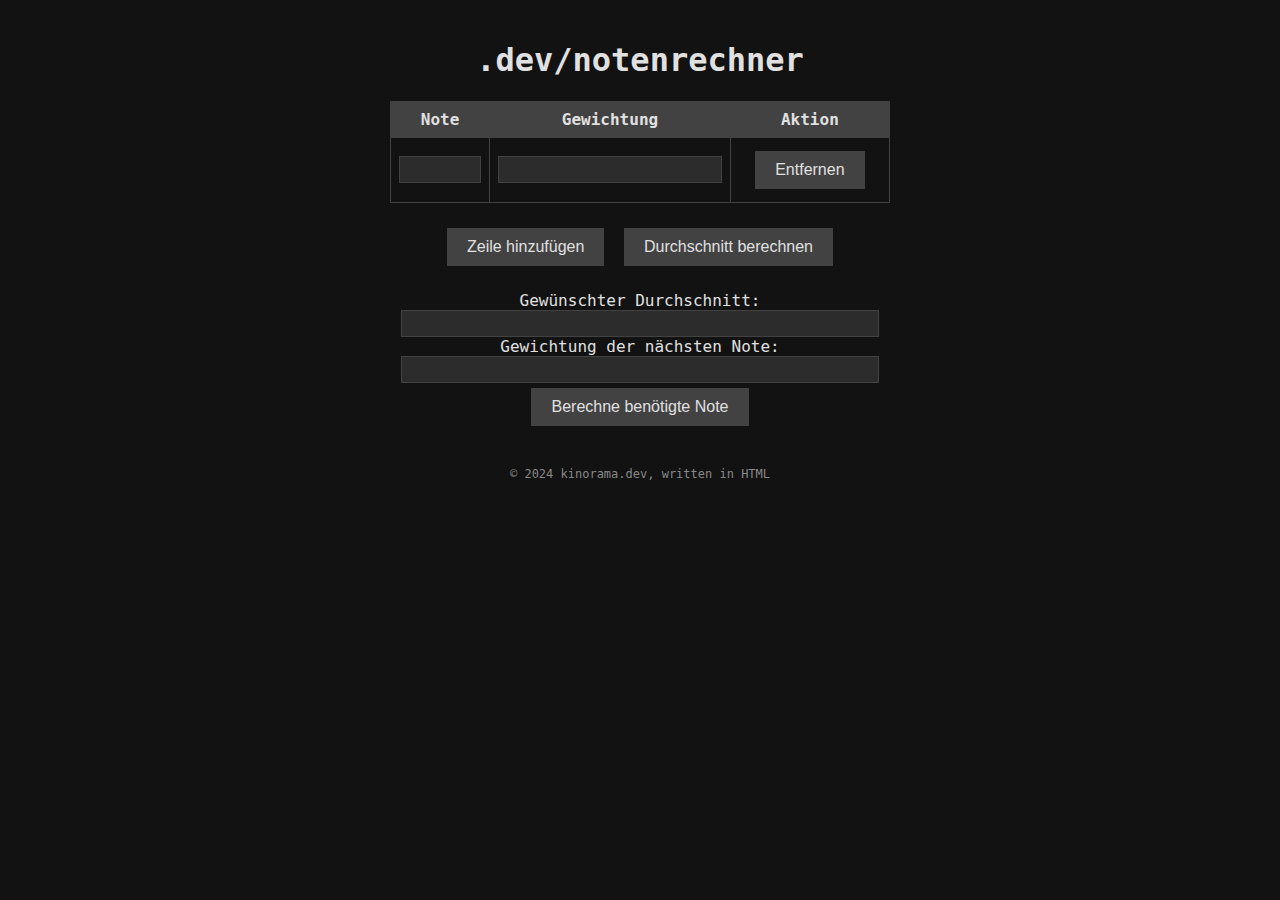
<file: index.html>
<!DOCTYPE html>
<html lang="de">
<head>
    <meta charset="UTF-8">
    <meta name="viewport" content="width=device-width, initial-scale=1.0">
    <title>kinorama.dev</title>
    <link rel="shortcut icon" href="http://example.com/favicon.ico" />
    <style>
        body {
            font-family: Monaco, monospace;
            display: flex;
            flex-direction: column;
            align-items: center;
            margin: 0;
            padding: 20px;
            box-sizing: border-box;
            background-color: #121212;
            color: #e0e0e0;
        }
        table {
            width: 100%;
            max-width: 500px;
            border-collapse: collapse;
            margin-bottom: 20px;
        }
        th, td {
            border: 1px solid #424242;
            padding: 8px;
            text-align: center;
        }
        th {
            background-color: #424242;
        }
        input[type="number"] {
            width: 100%;
            box-sizing: border-box;
            background-color: #2c2c2c;
            color: #e0e0e0;
            border: 1px solid #424242;
            padding: 5px;
        }
        button {
            margin: 5px;
            padding: 10px 20px;
            font-size: 16px;
            background-color: #424242;
            color: #e0e0e0;
            border: none;
            cursor: pointer;
        }
        button:hover {
            background-color: #616161;
        }
        #average, #neededGrade {
            margin: 10px 0;
        }
        footer {
            margin-top: 20px;
            font-size: 12px;
            text-align: center;
            color: #888;
        }
    </style>
</head>
<body>
    <h1>.dev/notenrechner</h1>
    <table id="notenTabelle">
        <thead>
            <tr>
                <th>Note</th>
                <th>Gewichtung</th>
                <th>Aktion</th>
            </tr>
        </thead>
        <tbody>
            <tr>
                <td><input type="number" step="0.1" min="1" max="6" onkeypress="handleKeyPress(event)"></td>
                <td><input type="number" step="0.1" min="0" onkeypress="handleKeyPress(event)"></td>
                <td><button onclick="removeRow(this)">Entfernen</button></td>
            </tr>
        </tbody>
    </table>
    <div style="text-align: center;">
        <button onclick="addRow()">Zeile hinzufügen</button>
        <button onclick="calculateAverage()">Durchschnitt berechnen</button>
        <p id="average"></p>

        <h2></h2>
        <p>
            Gewünschter Durchschnitt: <input type="number" step="0.1" id="desiredAverage"><br>
            Gewichtung der nächsten Note: <input type="number" step="0.1" id="nextWeight"><br>
            <button onclick="calculateNeededGrade()">Berechne benötigte Note</button>
        </p>
        <p id="neededGrade"></p>
    </div>
    
    <footer>
        &copy; 2024 kinorama.dev, written in HTML
    </footer>

    <script>
        function addRow() {
            const table = document.getElementById('notenTabelle').getElementsByTagName('tbody')[0];
            const newRow = table.insertRow();
            const cell1 = newRow.insertCell(0);
            const cell2 = newRow.insertCell(1);
            const cell3 = newRow.insertCell(2);

            cell1.innerHTML = '<input type="number" step="0.1" min="1" max="6" onkeypress="handleKeyPress(event)">';
            cell2.innerHTML = '<input type="number" step="0.1" min="0" onkeypress="handleKeyPress(event)">';
            cell3.innerHTML = '<button onclick="removeRow(this)">Entfernen</button>';
        }

        function removeRow(button) {
            const row = button.parentNode.parentNode;
            row.parentNode.removeChild(row);
        }

        function calculateAverage() {
            const rows = document.getElementById('notenTabelle').getElementsByTagName('tbody')[0].rows;
            let totalWeight = 0;
            let weightedSum = 0;

            for (let i = 0; i < rows.length; i++) {
                const note = parseFloat(rows[i].cells[0].getElementsByTagName('input')[0].value);
                const weight = parseFloat(rows[i].cells[1].getElementsByTagName('input')[0].value);

                if (!isNaN(note) && !isNaN(weight)) {
                    weightedSum += note * weight;
                    totalWeight += weight;
                }
            }

            const average = totalWeight ? (weightedSum / totalWeight).toFixed(2) : 0;
            document.getElementById('average').innerText = `Durchschnitt: ${average}`;
        }

        function calculateNeededGrade() {
            const desiredAverage = parseFloat(document.getElementById('desiredAverage').value);
            const nextWeight = parseFloat(document.getElementById('nextWeight').value);
            const rows = document.getElementById('notenTabelle').getElementsByTagName('tbody')[0].rows;

            let totalWeight = 0;
            let weightedSum = 0;

            for (let i = 0; i < rows.length; i++) {
                const note = parseFloat(rows[i].cells[0].getElementsByTagName('input')[0].value);
                const weight = parseFloat(rows[i].cells[1].getElementsByTagName('input')[0].value);

                if (!isNaN(note) && !isNaN(weight)) {
                    weightedSum += note * weight;
                    totalWeight += weight;
                }
            }

            if (!isNaN(desiredAverage) && !isNaN(nextWeight)) {
                const neededGrade = ((desiredAverage * (totalWeight + nextWeight)) - weightedSum) / nextWeight;
                document.getElementById('neededGrade').innerText = `Benötigte Note: ${neededGrade.toFixed(2)}`;
            }
        }

        function handleKeyPress(event) {
            if (event.key === 'Enter') {
                event.preventDefault();
                const inputs = Array.from(document.querySelectorAll('#notenTabelle input[type="number"]'));
                const currentIndex = inputs.indexOf(event.target);
                if (currentIndex === inputs.length - 1) {
                    addRow();
                }
                inputs[currentIndex + 1]?.focus();
            }
        }
    </script>
</body>
</html>
</file>
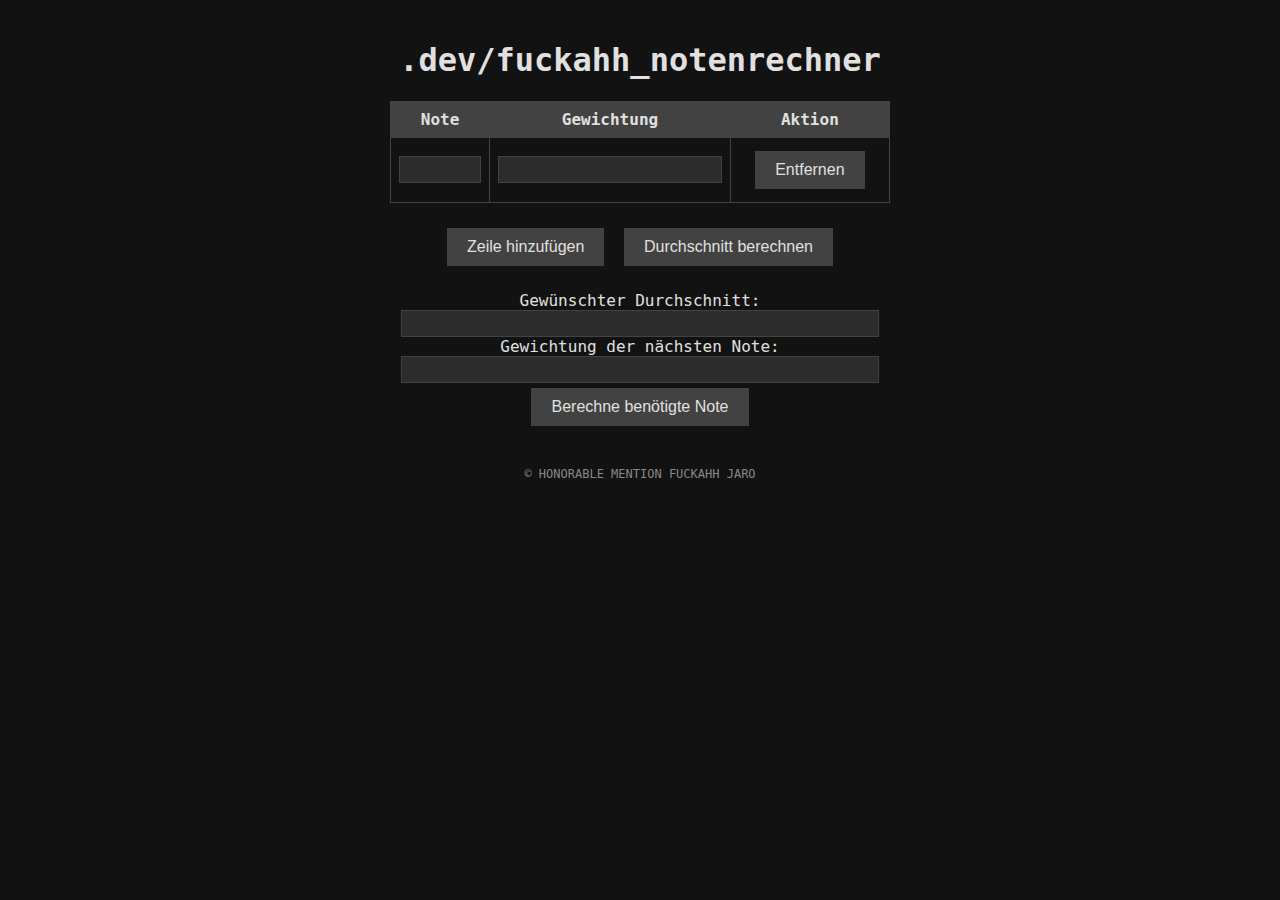
<file: discord/index.html>
<!DOCTYPE html>
<html lang="de">
<head>
    <meta charset="UTF-8">
    <meta name="viewport" content="width=device-width, initial-scale=1.0">
    <title>kinorama.dev</title>
    <link rel="shortcut icon" href="http://example.com/favicon.ico" />
    <style>
        body {
            font-family: Monaco, monospace;
            display: flex;
            flex-direction: column;
            align-items: center;
            margin: 0;
            padding: 20px;
            box-sizing: border-box;
            background-color: #121212;
            color: #e0e0e0;
        }
        table {
            width: 100%;
            max-width: 500px;
            border-collapse: collapse;
            margin-bottom: 20px;
        }
        th, td {
            border: 1px solid #424242;
            padding: 8px;
            text-align: center;
        }
        th {
            background-color: #424242;
        }
        input[type="number"] {
            width: 100%;
            box-sizing: border-box;
            background-color: #2c2c2c;
            color: #e0e0e0;
            border: 1px solid #424242;
            padding: 5px;
        }
        button {
            margin: 5px;
            padding: 10px 20px;
            font-size: 16px;
            background-color: #424242;
            color: #e0e0e0;
            border: none;
            cursor: pointer;
        }
        button:hover {
            background-color: #616161;
        }
        #average, #neededGrade {
            margin: 10px 0;
        }
        footer {
            margin-top: 20px;
            font-size: 12px;
            text-align: center;
            color: #888;
        }
    </style>
</head>
<body>
    <h1>.dev/fuckahh_notenrechner</h1>
    <table id="notenTabelle">
        <thead>
            <tr>
                <th>Note</th>
                <th>Gewichtung</th>
                <th>Aktion</th>
            </tr>
        </thead>
        <tbody>
            <tr>
                <td><input type="number" step="0.1" min="1" max="6" onkeypress="handleKeyPress(event)"></td>
                <td><input type="number" step="0.1" min="0" onkeypress="handleKeyPress(event)"></td>
                <td><button onclick="removeRow(this)">Entfernen</button></td>
            </tr>
        </tbody>
    </table>
    <div style="text-align: center;">
        <button onclick="addRow()">Zeile hinzufügen</button>
        <button onclick="calculateAverage()">Durchschnitt berechnen</button>
        <p id="average"></p>

        <h2></h2>
        <p>
            Gewünschter Durchschnitt: <input type="number" step="0.1" id="desiredAverage"><br>
            Gewichtung der nächsten Note: <input type="number" step="0.1" id="nextWeight"><br>
            <button onclick="calculateNeededGrade()">Berechne benötigte Note</button>
        </p>
        <p id="neededGrade"></p>
    </div>
    
    <footer>
        &copy; HONORABLE MENTION FUCKAHH JARO
    </footer>

    <script>
        function addRow() {
            const table = document.getElementById('notenTabelle').getElementsByTagName('tbody')[0];
            const newRow = table.insertRow();
            const cell1 = newRow.insertCell(0);
            const cell2 = newRow.insertCell(1);
            const cell3 = newRow.insertCell(2);

            cell1.innerHTML = '<input type="number" step="0.1" min="1" max="6" onkeypress="handleKeyPress(event)">';
            cell2.innerHTML = '<input type="number" step="0.1" min="0" onkeypress="handleKeyPress(event)">';
            cell3.innerHTML = '<button onclick="removeRow(this)">Entfernen</button>';
        }

        function removeRow(button) {
            const row = button.parentNode.parentNode;
            row.parentNode.removeChild(row);
        }

        function calculateAverage() {
            const rows = document.getElementById('notenTabelle').getElementsByTagName('tbody')[0].rows;
            let totalWeight = 0;
            let weightedSum = 0;

            for (let i = 0; i < rows.length; i++) {
                const note = parseFloat(rows[i].cells[0].getElementsByTagName('input')[0].value);
                const weight = parseFloat(rows[i].cells[1].getElementsByTagName('input')[0].value);

                if (!isNaN(note) && !isNaN(weight)) {
                    weightedSum += note * weight;
                    totalWeight += weight;
                }
            }

            const average = totalWeight ? (weightedSum / totalWeight).toFixed(2) : 0;
            document.getElementById('average').innerText = `Durchschnitt: ${average}`;
        }

        function calculateNeededGrade() {
            const desiredAverage = parseFloat(document.getElementById('desiredAverage').value);
            const nextWeight = parseFloat(document.getElementById('nextWeight').value);
            const rows = document.getElementById('notenTabelle').getElementsByTagName('tbody')[0].rows;

            let totalWeight = 0;
            let weightedSum = 0;

            for (let i = 0; i < rows.length; i++) {
                const note = parseFloat(rows[i].cells[0].getElementsByTagName('input')[0].value);
                const weight = parseFloat(rows[i].cells[1].getElementsByTagName('input')[0].value);

                if (!isNaN(note) && !isNaN(weight)) {
                    weightedSum += note * weight;
                    totalWeight += weight;
                }
            }

            if (!isNaN(desiredAverage) && !isNaN(nextWeight)) {
                const neededGrade = ((desiredAverage * (totalWeight + nextWeight)) - weightedSum) / nextWeight;
                document.getElementById('neededGrade').innerText = `Benötigte Note: ${neededGrade.toFixed(2)}`;
            }
        }

        function handleKeyPress(event) {
            if (event.key === 'Enter') {
                event.preventDefault();
                const inputs = Array.from(document.querySelectorAll('#notenTabelle input[type="number"]'));
                const currentIndex = inputs.indexOf(event.target);
                if (currentIndex === inputs.length - 1) {
                    addRow();
                }
                inputs[currentIndex + 1]?.focus();
            }
        }
    </script>
</body>
</html>
</file>
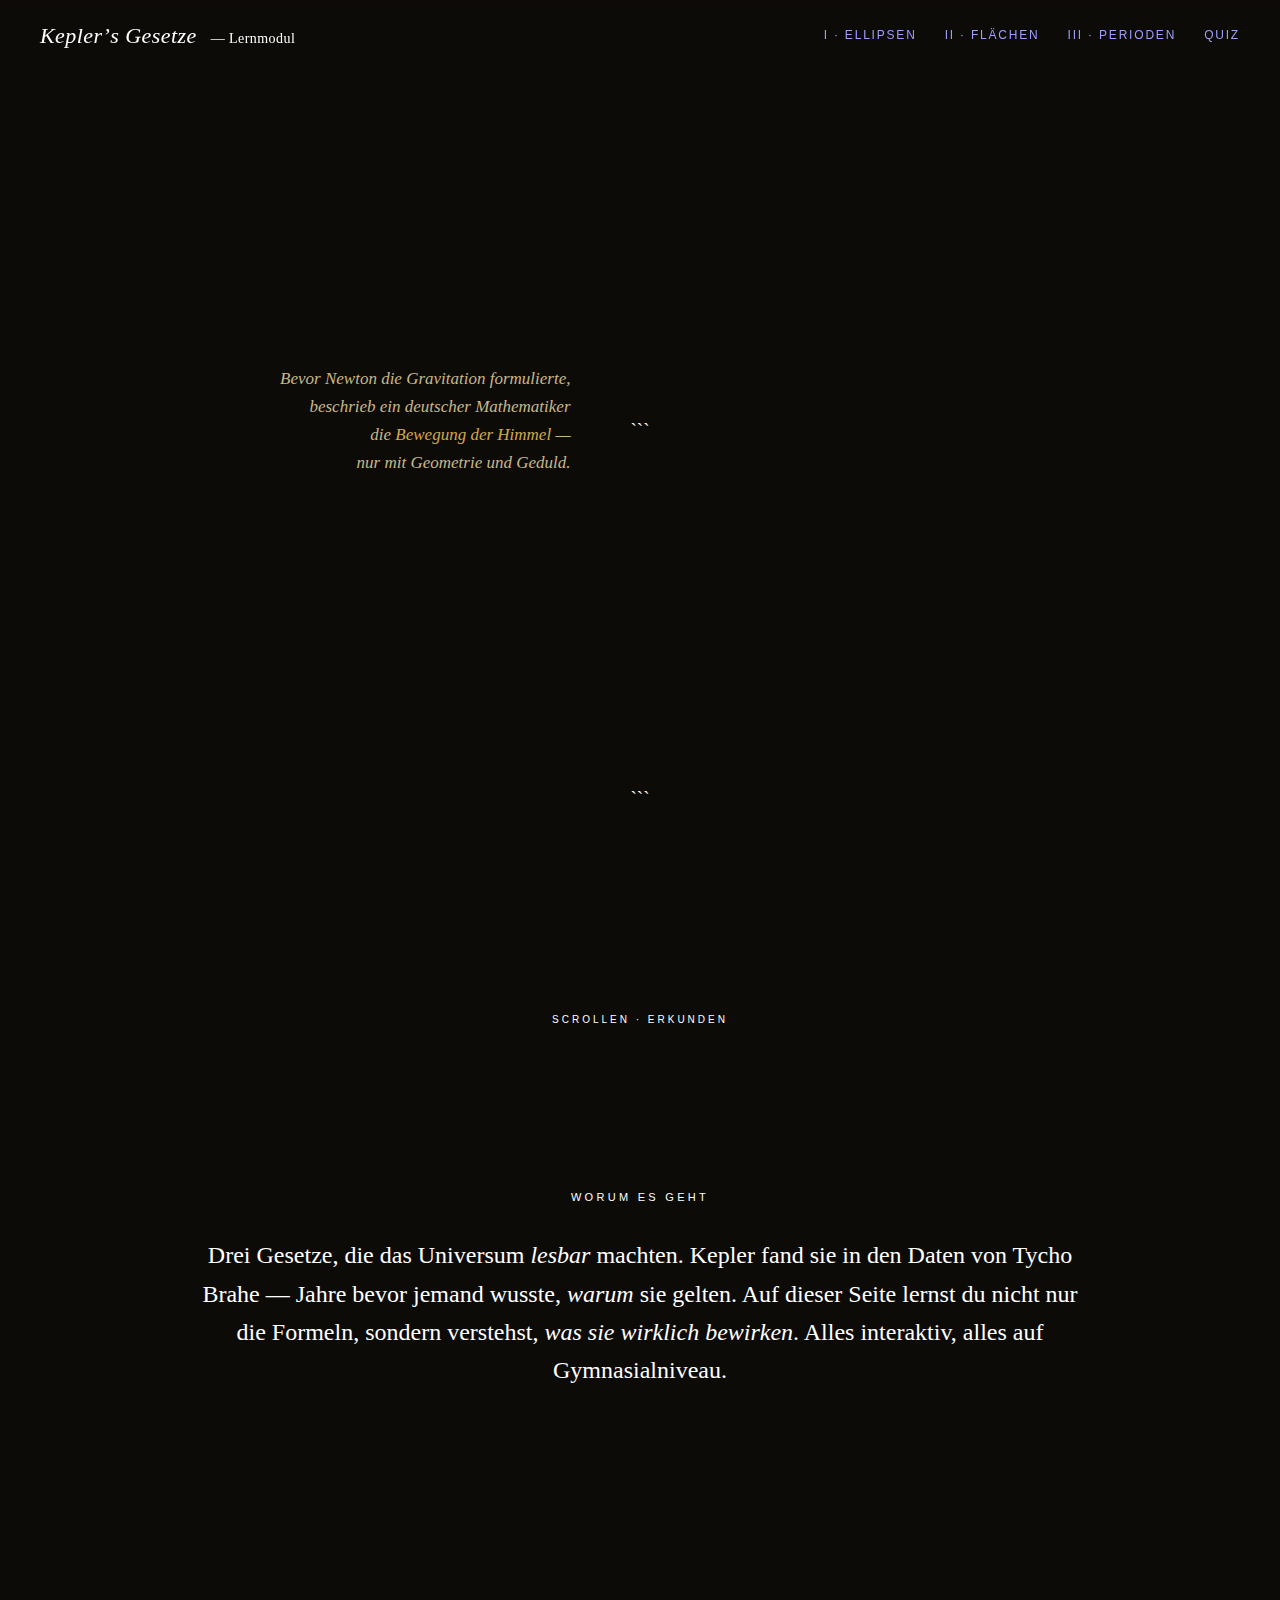
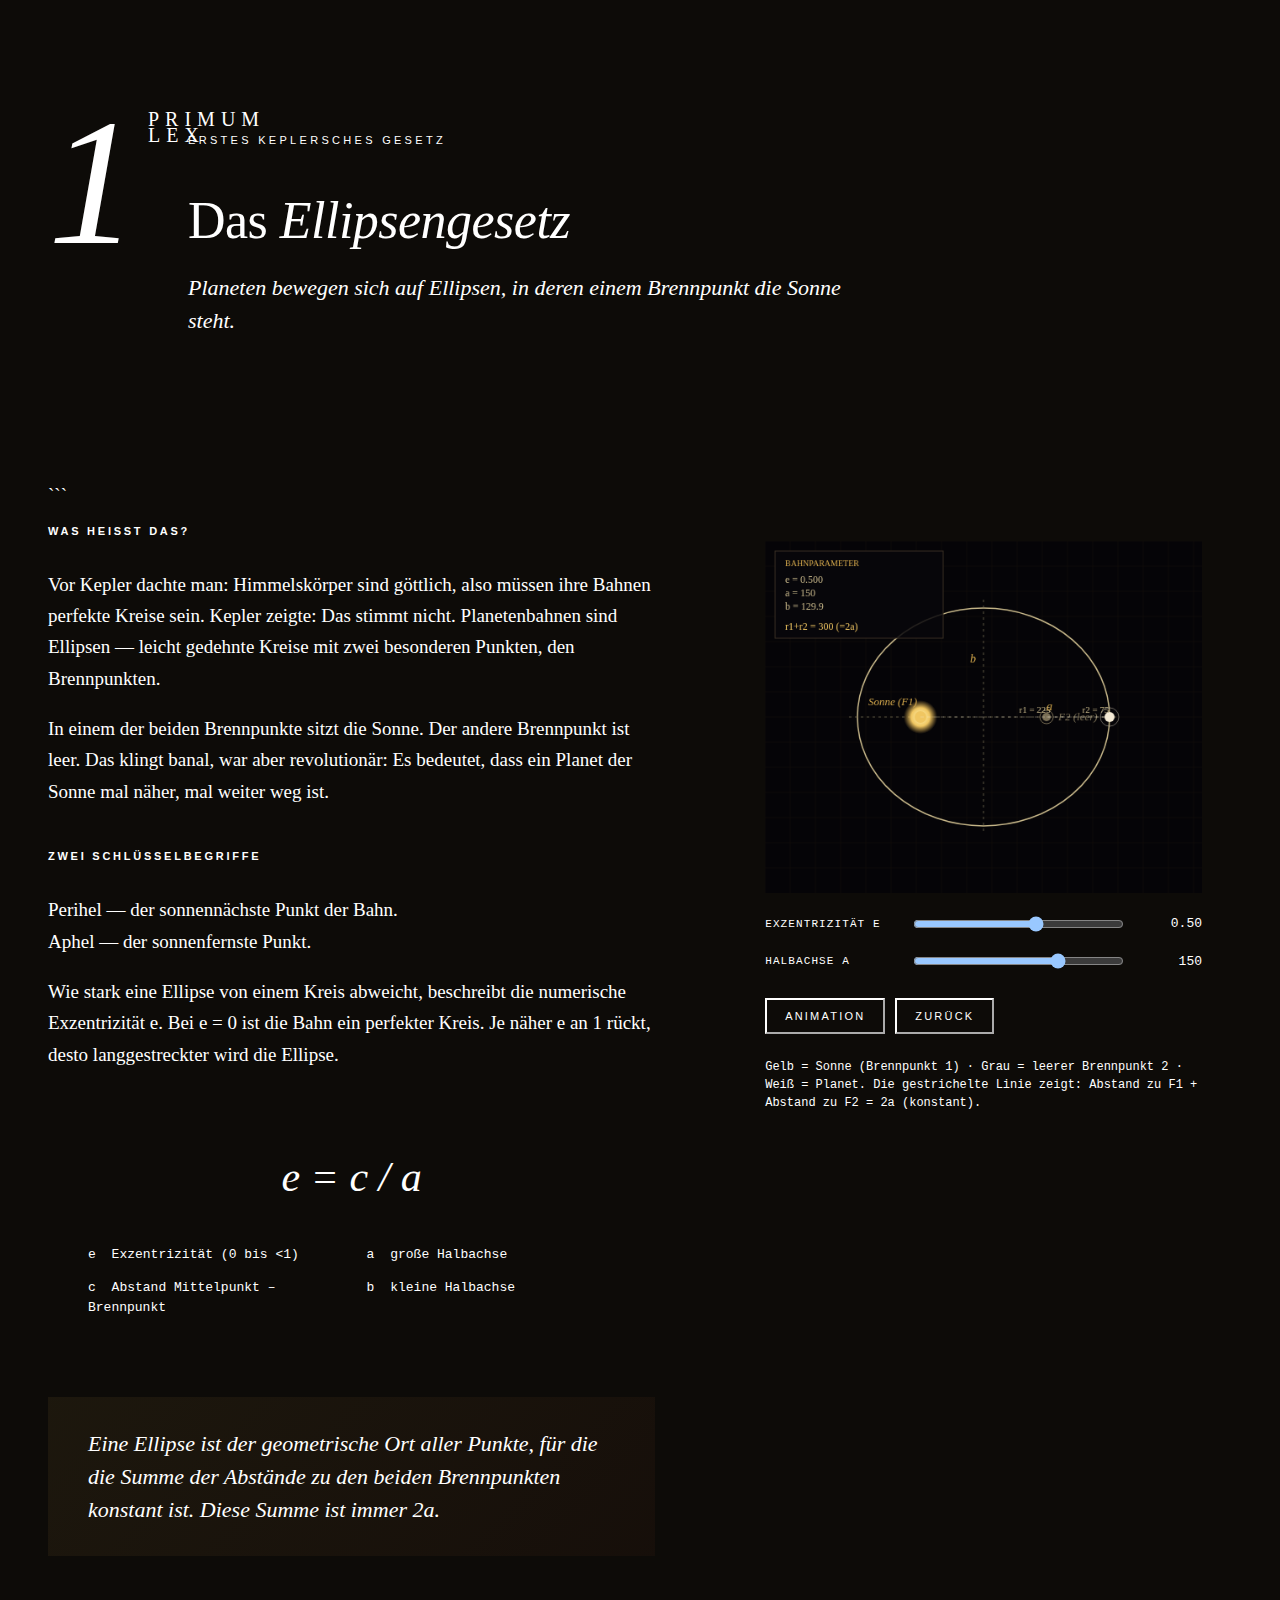
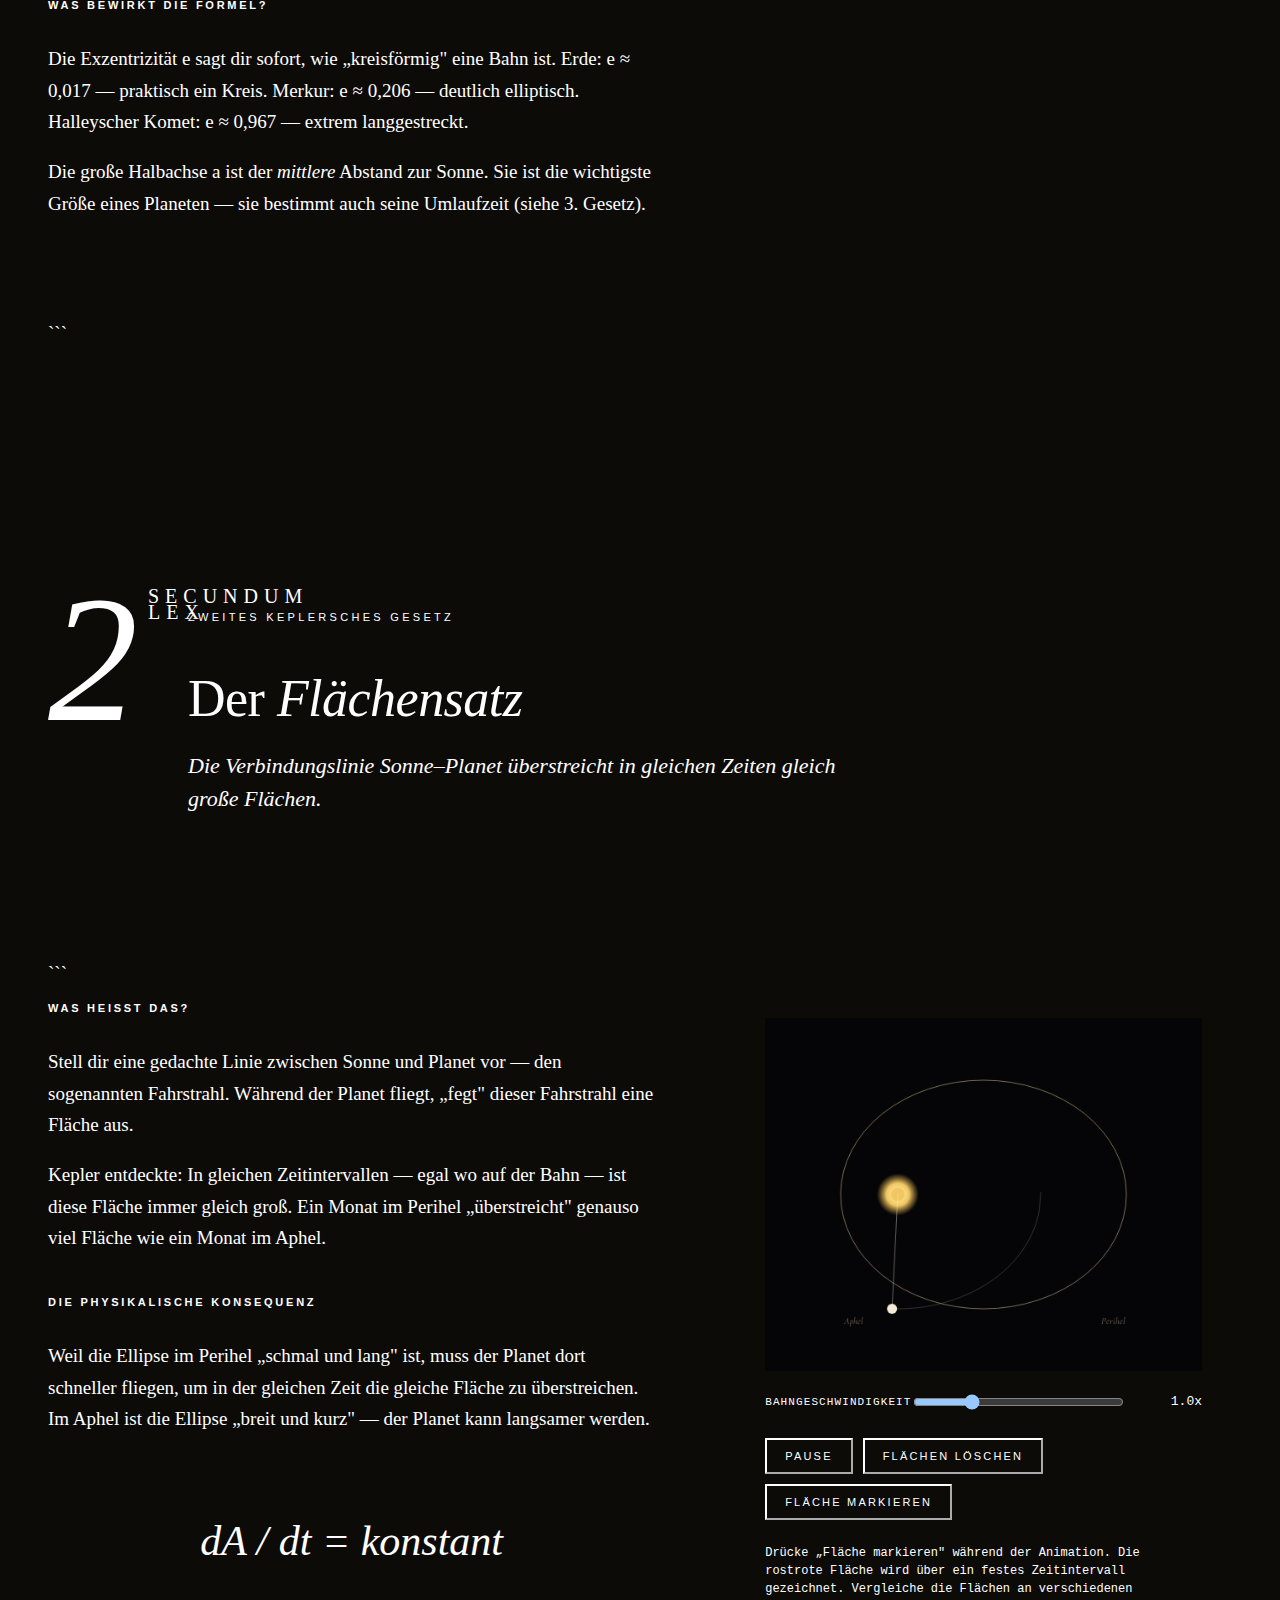
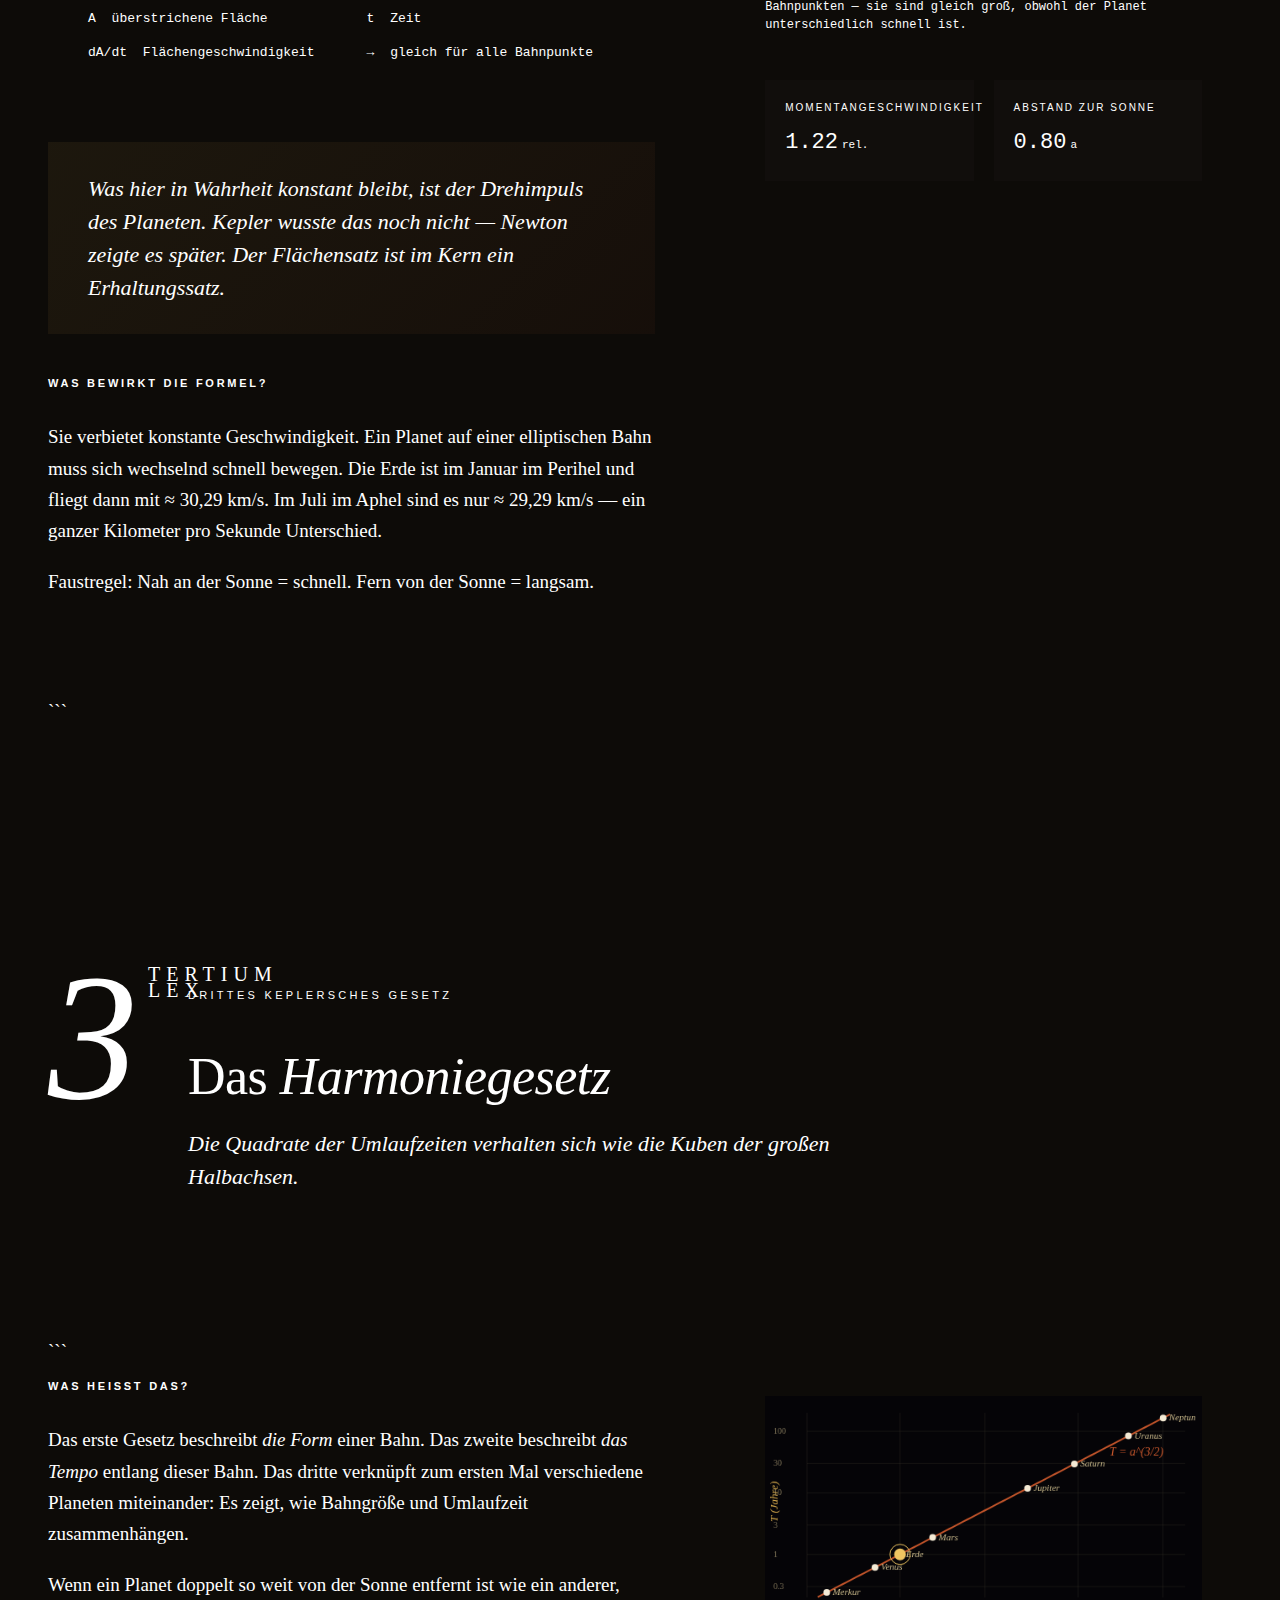
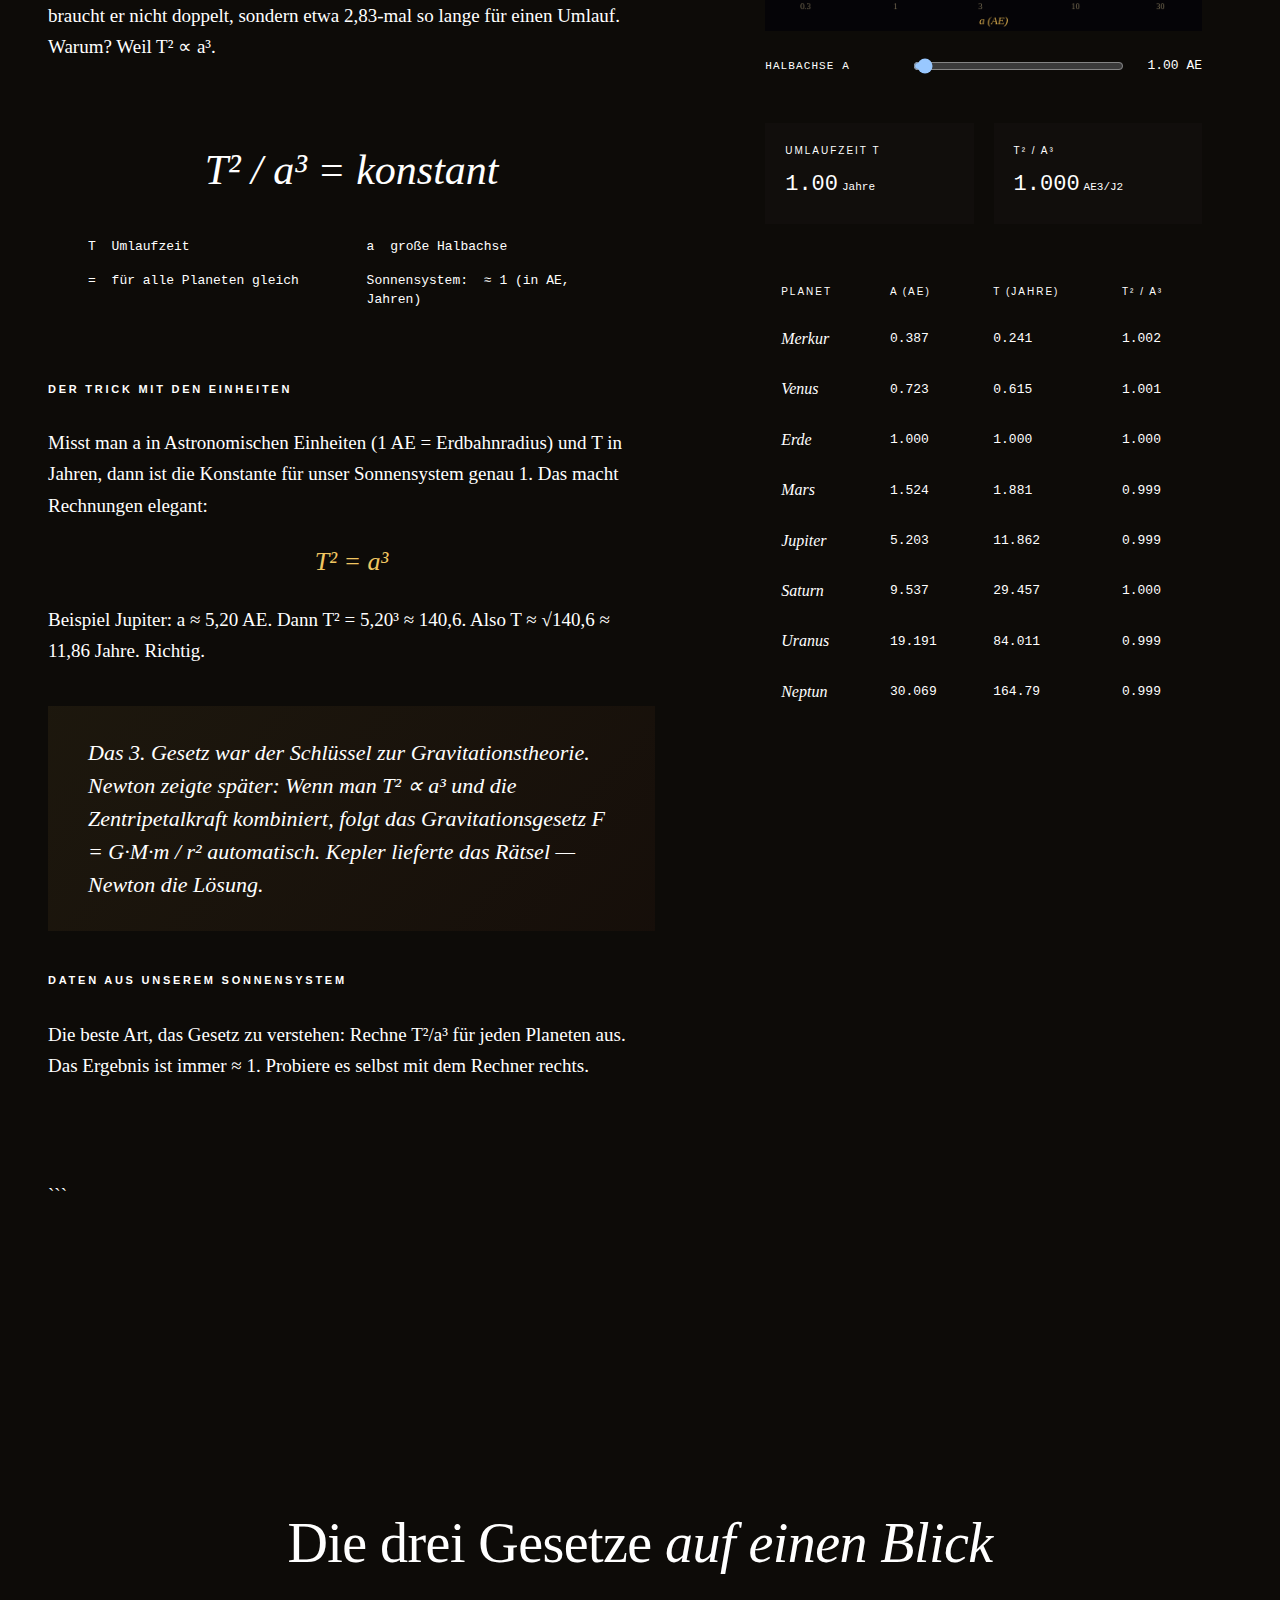
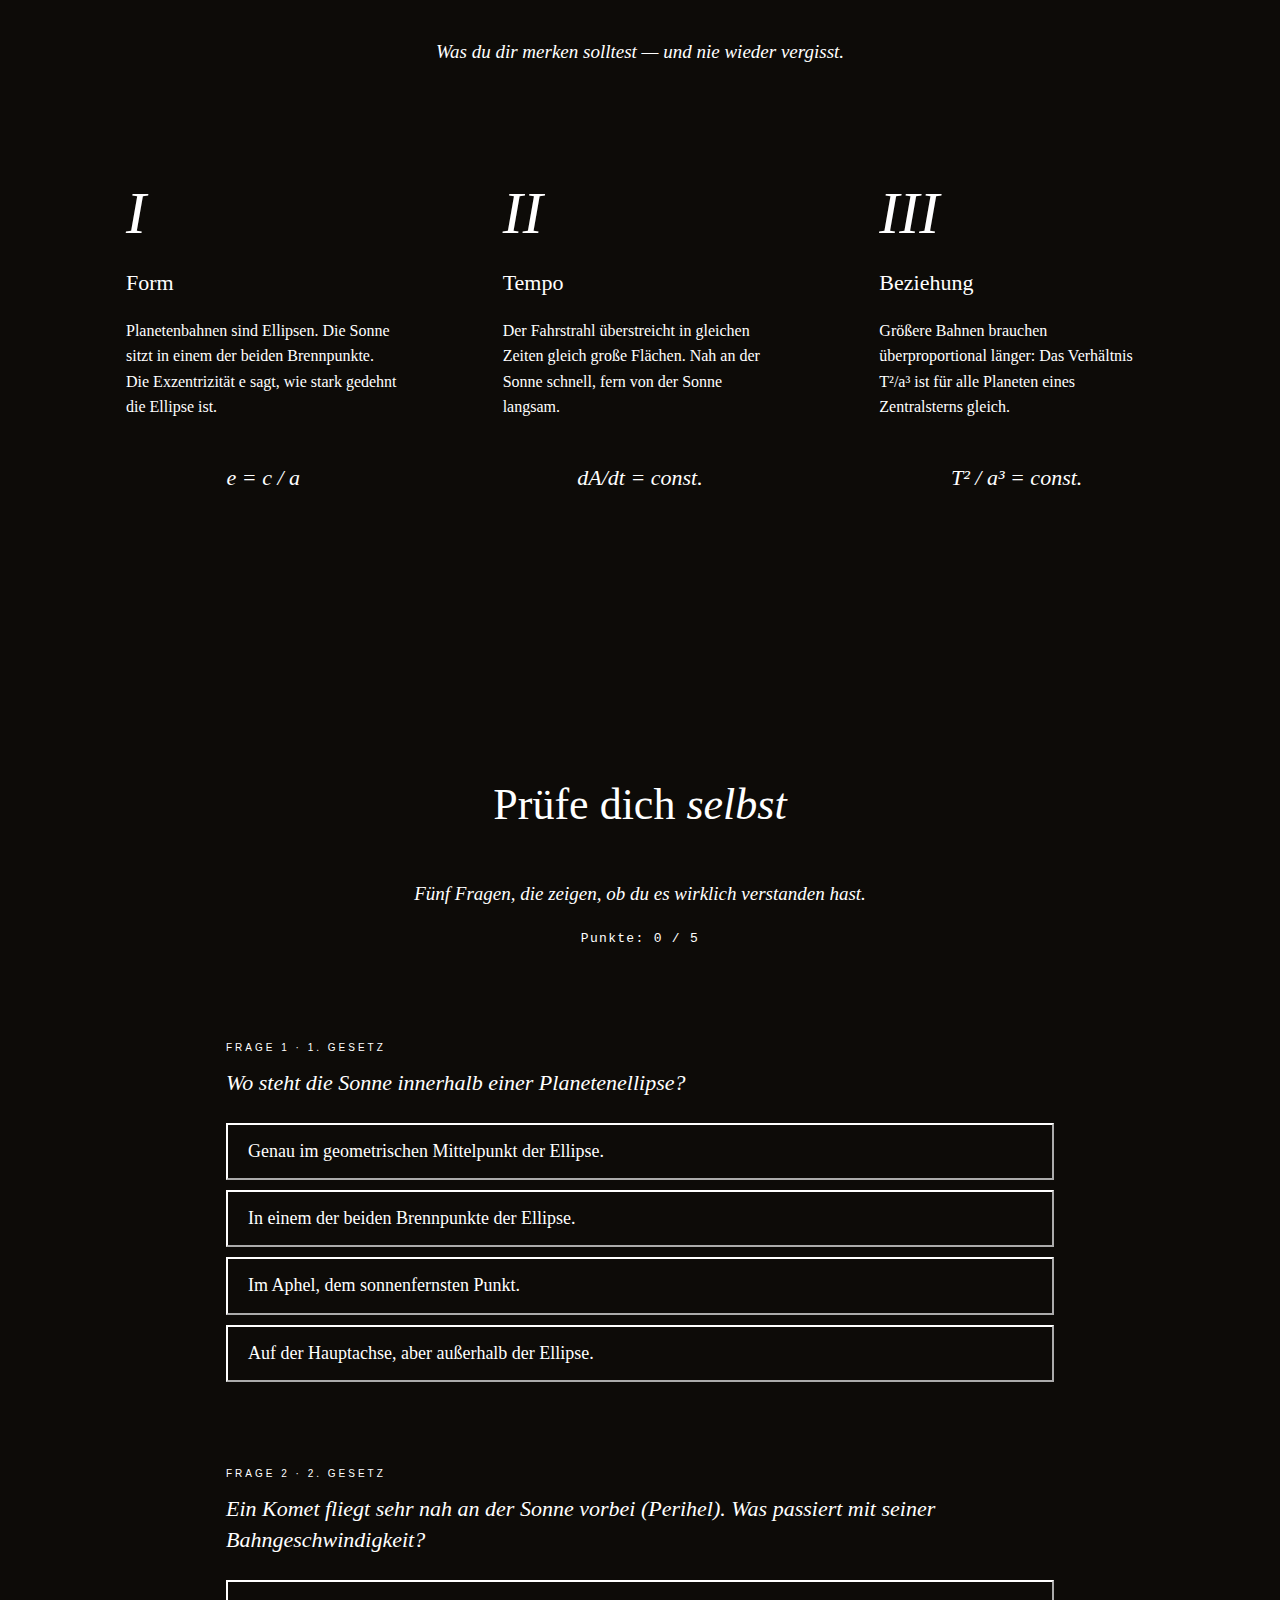
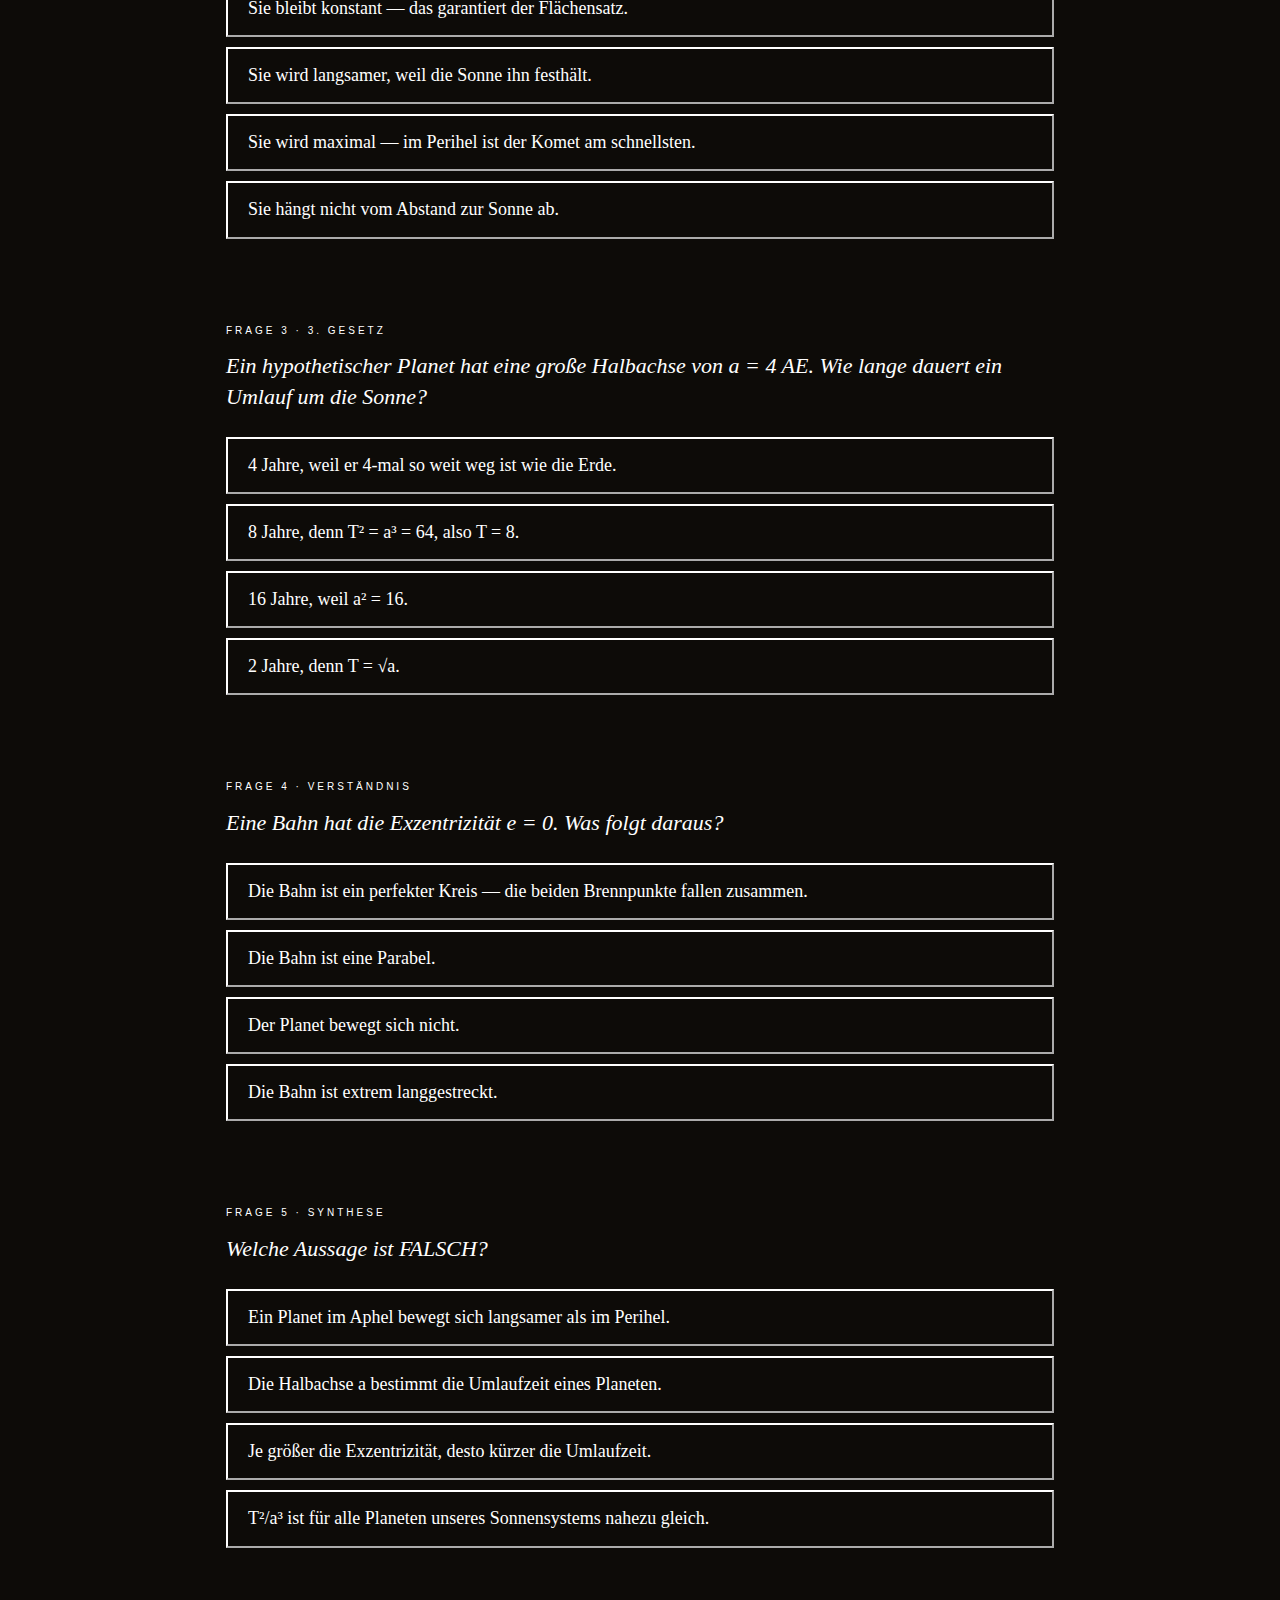
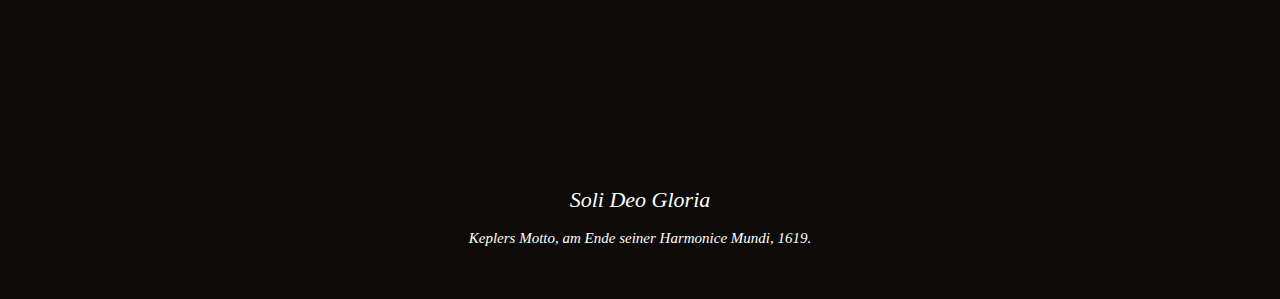
<file: kepler/index.html>
<!DOCTYPE html>

<html lang="de">
<head>
<meta charset="UTF-8">
<meta name="viewport" content="width=device-width, initial-scale=1.0">
<meta name="color-scheme" content="dark">
<meta name="theme-color" content="#0d0b08">
<title>Kepler — Die drei Gesetze der Planetenbewegung</title>
<link rel="preconnect" href="https://fonts.googleapis.com">
<link rel="preconnect" href="https://fonts.gstatic.com" crossorigin>
<link href="https://fonts.googleapis.com/css2?family=Cormorant+Garamond:ital,wght@0,300;0,400;0,500;0,600;0,700;1,400;1,500&family=JetBrains+Mono:wght@400;500&family=Inter:wght@300;400;500&display=swap" rel="stylesheet">
<style>
  :root {
    --bg: #0d0b08;
    --bg-deep: #07060a;
    --panel: #151210;
    --ink: #f4ead5;
    --ink-dim: #c8b88a;
    --ink-faint: #7a6f55;
    --gold: #d4a84b;
    --gold-bright: #f0c661;
    --rust: #c2542a;
    --blood: #8b2c1a;
    --green: #6b9d4a;
    --line: #3a3124;
    --line-soft: #2a2319;
    color-scheme: dark;
  }

- { margin: 0; padding: 0; box-sizing: border-box; }

html, body {
background: #0d0b08 !important;
color-scheme: dark;
}

html { scroll-behavior: smooth; }

body {
color: var(–ink);
font-family: ‘Cormorant Garamond’, Georgia, serif;
font-size: 19px;
line-height: 1.65;
overflow-x: hidden;
min-height: 100vh;
background-image:
radial-gradient(circle at 20% 30%, rgba(212, 168, 75, 0.08) 0%, transparent 40%),
radial-gradient(circle at 80% 70%, rgba(194, 84, 42, 0.06) 0%, transparent 45%);
}

body::before {
content: “”;
position: fixed;
inset: 0;
background-image: url(“data:image/svg+xml,%3Csvg viewBox=‘0 0 400 400’ xmlns=‘http://www.w3.org/2000/svg’%3E%3Cfilter id=‘n’%3E%3CfeTurbulence type=‘fractalNoise’ baseFrequency=‘0.9’ numOctaves=‘3’/%3E%3CfeColorMatrix values=‘0 0 0 0 0.83 0 0 0 0 0.72 0 0 0 0 0.4 0 0 0 0.15 0’/%3E%3C/filter%3E%3Crect width=‘400’ height=‘400’ filter=‘url(%23n)’/%3E%3C/svg%3E”);
opacity: 0.4;
pointer-events: none;
z-index: 1;
mix-blend-mode: overlay;
}

nav {
position: fixed;
top: 0;
left: 0;
right: 0;
z-index: 100;
padding: 18px 40px;
display: flex;
justify-content: space-between;
align-items: center;
background: linear-gradient(180deg, rgba(13, 11, 8, 0.95) 0%, rgba(13, 11, 8, 0.7) 70%, transparent 100%);
backdrop-filter: blur(8px);
-webkit-backdrop-filter: blur(8px);
border-bottom: 1px solid transparent;
transition: border-color 0.3s;
}
nav.scrolled { border-bottom-color: var(–line-soft); }
.nav-logo {
font-family: ‘Cormorant Garamond’, serif;
font-size: 22px;
font-style: italic;
color: var(–gold);
letter-spacing: 0.02em;
}
.nav-logo span { color: var(–ink-dim); font-style: normal; font-size: 14px; margin-left: 8px; }
.nav-links {
display: flex;
gap: 28px;
font-family: ‘Inter’, sans-serif;
font-size: 12px;
letter-spacing: 0.15em;
text-transform: uppercase;
}
.nav-links a {
color: var(–ink-dim);
text-decoration: none;
transition: color 0.2s;
position: relative;
}
.nav-links a:hover { color: var(–gold-bright); }
.nav-links a::after {
content: “”;
position: absolute;
bottom: -4px;
left: 0;
width: 0;
height: 1px;
background: var(–gold-bright);
transition: width 0.3s;
}
.nav-links a:hover::after { width: 100%; }

@media (max-width: 700px) {
nav { padding: 14px 20px; }
.nav-logo { font-size: 18px; }
.nav-logo span { display: none; }
.nav-links { gap: 14px; font-size: 10px; }
}

.hero {
min-height: 100vh;
display: flex;
align-items: center;
justify-content: center;
position: relative;
padding: 100px 40px 60px;
overflow: hidden;
}

.hero-bg {
position: absolute;
inset: 0;
pointer-events: none;
overflow: hidden;
}
.star {
position: absolute;
background: var(–ink);
border-radius: 50%;
animation: twinkle 4s infinite ease-in-out;
}
@keyframes twinkle {
0%, 100% { opacity: 0.3; }
50% { opacity: 1; }
}

.hero-content {
position: relative;
z-index: 2;
max-width: 1200px;
width: 100%;
display: grid;
grid-template-columns: 1fr auto 1fr;
gap: 60px;
align-items: center;
}

.hero-left { text-align: right; }
.hero-kicker {
font-family: ‘Inter’, sans-serif;
font-size: 11px;
letter-spacing: 0.3em;
text-transform: uppercase;
color: var(–gold);
margin-bottom: 20px;
opacity: 0;
animation: fadeUp 1s 0.2s forwards;
}
.hero-dates {
font-style: italic;
color: var(–ink-faint);
font-size: 16px;
margin-top: 30px;
opacity: 0;
animation: fadeUp 1s 0.8s forwards;
}
.hero-dates::before, .hero-dates::after {
content: “·”;
margin: 0 12px;
}

.hero-center {
text-align: center;
position: relative;
}
.hero-title {
font-size: clamp(80px, 14vw, 180px);
font-weight: 300;
line-height: 0.9;
letter-spacing: -0.03em;
color: var(–ink);
opacity: 0;
animation: fadeUp 1.2s 0.4s forwards;
}
.hero-title em {
font-style: italic;
color: var(–gold);
font-weight: 400;
}
.hero-subtitle {
font-family: ‘Inter’, sans-serif;
font-size: 11px;
letter-spacing: 0.4em;
text-transform: uppercase;
color: var(–ink-dim);
margin-top: 20px;
opacity: 0;
animation: fadeUp 1s 0.6s forwards;
}

.hero-right {
text-align: left;
font-style: italic;
color: var(–ink-dim);
font-size: 17px;
max-width: 280px;
opacity: 0;
animation: fadeUp 1s 1s forwards;
}
.hero-right::before {
content: “„”;
font-size: 60px;
color: var(–gold);
line-height: 0;
display: block;
margin-bottom: 20px;
}
.hero-right cite {
display: block;
margin-top: 16px;
font-size: 12px;
letter-spacing: 0.15em;
text-transform: uppercase;
color: var(–ink-faint);
font-family: ‘Inter’, sans-serif;
font-style: normal;
}

@keyframes fadeUp {
from { opacity: 0; transform: translateY(20px); }
to { opacity: 1; transform: translateY(0); }
}

.scroll-indicator {
position: absolute;
bottom: 40px;
left: 50%;
transform: translateX(-50%);
font-family: ‘Inter’, sans-serif;
font-size: 10px;
letter-spacing: 0.3em;
text-transform: uppercase;
color: var(–ink-faint);
animation: bounce 2s infinite;
}
@keyframes bounce {
0%, 100% { transform: translateX(-50%) translateY(0); }
50% { transform: translateX(-50%) translateY(8px); }
}

.intro {
max-width: 900px;
margin: 0 auto;
padding: 120px 40px;
text-align: center;
position: relative;
}
.intro-label {
font-family: ‘Inter’, sans-serif;
font-size: 11px;
letter-spacing: 0.3em;
text-transform: uppercase;
color: var(–gold);
margin-bottom: 30px;
}
.intro p {
font-size: 24px;
line-height: 1.6;
color: var(–ink-dim);
font-weight: 300;
}
.intro p em { color: var(–ink); font-style: italic; }
.ornament {
margin: 40px auto;
width: 120px;
height: 1px;
background: var(–gold);
position: relative;
}
.ornament::before {
content: “”;
position: absolute;
left: 50%;
top: 50%;
transform: translate(-50%, -50%) rotate(45deg);
width: 8px;
height: 8px;
background: var(–gold);
}

.law {
padding: 120px 40px;
position: relative;
border-top: 1px solid var(–line-soft);
}
.law-inner {
max-width: 1300px;
margin: 0 auto;
}

.law-header {
display: grid;
grid-template-columns: auto 1fr;
gap: 50px;
align-items: start;
margin-bottom: 80px;
padding-bottom: 40px;
border-bottom: 1px solid var(–line-soft);
}
.law-number {
font-family: ‘Cormorant Garamond’, serif;
font-size: 180px;
font-weight: 300;
font-style: italic;
color: var(–gold);
line-height: 0.8;
position: relative;
}
.law-number::after {
content: attr(data-roman);
position: absolute;
top: 0;
left: 100%;
margin-left: 10px;
font-size: 20px;
color: var(–ink-faint);
font-style: normal;
letter-spacing: 0.3em;
text-transform: uppercase;
}
.law-title-block { padding-top: 20px; }
.law-kicker {
font-family: ‘Inter’, sans-serif;
font-size: 11px;
letter-spacing: 0.3em;
text-transform: uppercase;
color: var(–rust);
margin-bottom: 16px;
}
.law-title {
font-size: 52px;
line-height: 1.1;
font-weight: 400;
color: var(–ink);
margin-bottom: 20px;
letter-spacing: -0.01em;
}
.law-title em { color: var(–gold); font-style: italic; }
.law-lead {
font-size: 22px;
color: var(–ink-dim);
font-style: italic;
max-width: 680px;
line-height: 1.5;
}

.explain {
display: grid;
grid-template-columns: 1.1fr 0.9fr;
gap: 80px;
margin-bottom: 80px;
}
@media (max-width: 900px) {
.explain { grid-template-columns: 1fr; gap: 50px; }
.law-header { grid-template-columns: 1fr; gap: 20px; }
.law-number { font-size: 120px; }
.hero-content { grid-template-columns: 1fr; }
.hero-left, .hero-right { text-align: center; }
.hero-title { font-size: 80px; }
.law { padding: 80px 24px; }
.law-title { font-size: 40px; }
.intro { padding: 80px 24px; }
.intro p { font-size: 20px; }
}

.explain-text h3 {
font-family: ‘Inter’, sans-serif;
font-size: 11px;
letter-spacing: 0.25em;
text-transform: uppercase;
color: var(–gold);
margin-bottom: 16px;
padding-bottom: 10px;
border-bottom: 1px solid var(–line);
}
.explain-text p {
margin-bottom: 18px;
color: var(–ink);
}
.explain-text p + h3 { margin-top: 40px; }
.explain-text strong {
color: var(–gold-bright);
font-weight: 500;
}

.formula-box {
background: linear-gradient(135deg, var(–panel) 0%, var(–bg-deep) 100%);
border: 1px solid var(–line);
padding: 40px;
position: relative;
margin: 30px 0;
}
.formula-box::before {
content: “Formel”;
position: absolute;
top: -10px;
left: 24px;
background: var(–bg);
padding: 0 12px;
font-family: ‘Inter’, sans-serif;
font-size: 10px;
letter-spacing: 0.3em;
text-transform: uppercase;
color: var(–gold);
}
.formula {
font-family: ‘Cormorant Garamond’, serif;
font-size: 42px;
font-style: italic;
text-align: center;
color: var(–ink);
margin: 10px 0 20px;
line-height: 1.3;
}
.formula-symbol {
color: var(–gold-bright);
font-weight: 500;
}
.formula-legend {
display: grid;
grid-template-columns: 1fr 1fr;
gap: 14px 30px;
padding-top: 20px;
border-top: 1px solid var(–line);
font-family: ‘JetBrains Mono’, monospace;
font-size: 13px;
color: var(–ink-dim);
}
.formula-legend div { line-height: 1.5; }
.formula-legend b {
color: var(–gold);
font-weight: 500;
margin-right: 8px;
}

.interactive {
background: var(–bg-deep);
border: 1px solid var(–line);
padding: 30px;
position: relative;
}
.interactive::before {
content: “Interaktiv”;
position: absolute;
top: -10px;
left: 24px;
background: var(–bg);
padding: 0 12px;
font-family: ‘Inter’, sans-serif;
font-size: 10px;
letter-spacing: 0.3em;
text-transform: uppercase;
color: var(–rust);
}
.interactive canvas {
display: block;
width: 100%;
height: auto;
background: #050407;
border: 1px solid var(–line-soft);
}

.controls {
margin-top: 20px;
display: flex;
flex-direction: column;
gap: 16px;
}
.control-row {
display: grid;
grid-template-columns: 130px 1fr 60px;
gap: 16px;
align-items: center;
font-family: ‘JetBrains Mono’, monospace;
font-size: 12px;
}
.control-row label {
color: var(–ink-dim);
text-transform: uppercase;
letter-spacing: 0.1em;
font-size: 11px;
}
.control-row .value {
color: var(–gold-bright);
text-align: right;
font-size: 13px;
}
input[type=“range”] {
-webkit-appearance: none;
appearance: none;
height: 2px;
background: var(–line);
outline: none;
cursor: pointer;
}
input[type=“range”]::-webkit-slider-thumb {
-webkit-appearance: none;
appearance: none;
width: 14px;
height: 14px;
background: var(–gold);
border-radius: 50%;
cursor: pointer;
transition: transform 0.15s;
}
input[type=“range”]::-webkit-slider-thumb:hover { transform: scale(1.3); background: var(–gold-bright); }
input[type=“range”]::-moz-range-thumb {
width: 14px;
height: 14px;
background: var(–gold);
border-radius: 50%;
cursor: pointer;
border: none;
}

.btn-row {
display: flex;
gap: 10px;
margin-top: 10px;
flex-wrap: wrap;
}
.btn {
font-family: ‘Inter’, sans-serif;
font-size: 11px;
letter-spacing: 0.2em;
text-transform: uppercase;
padding: 10px 18px;
background: transparent;
color: var(–ink-dim);
border: 1px solid var(–line);
cursor: pointer;
transition: all 0.2s;
}
.btn:hover {
color: var(–gold-bright);
border-color: var(–gold);
}
.btn.active {
color: var(–bg);
background: var(–gold);
border-color: var(–gold);
}

.insight {
background: linear-gradient(135deg, rgba(212, 168, 75, 0.08) 0%, rgba(194, 84, 42, 0.05) 100%);
border-left: 3px solid var(–gold);
padding: 30px 40px;
margin: 40px 0;
font-style: italic;
font-size: 22px;
color: var(–ink);
line-height: 1.5;
}
.insight::before {
content: “Die Kernaussage”;
display: block;
font-family: ‘Inter’, sans-serif;
font-size: 10px;
letter-spacing: 0.3em;
text-transform: uppercase;
color: var(–gold);
margin-bottom: 12px;
font-style: normal;
}

.data-grid {
display: grid;
grid-template-columns: repeat(auto-fit, minmax(160px, 1fr));
gap: 20px;
margin-top: 30px;
}
.data-cell {
border: 1px solid var(–line-soft);
padding: 20px;
background: rgba(21, 18, 16, 0.5);
}
.data-cell-label {
font-family: ‘Inter’, sans-serif;
font-size: 10px;
letter-spacing: 0.2em;
text-transform: uppercase;
color: var(–ink-faint);
margin-bottom: 8px;
}
.data-cell-value {
font-family: ‘JetBrains Mono’, monospace;
font-size: 22px;
color: var(–gold-bright);
}
.data-cell-unit {
font-family: ‘JetBrains Mono’, monospace;
font-size: 11px;
color: var(–ink-faint);
margin-left: 4px;
}

.planet-table {
width: 100%;
border-collapse: collapse;
margin: 30px 0;
font-family: ‘JetBrains Mono’, monospace;
font-size: 13px;
}
.planet-table th {
text-align: left;
padding: 14px 16px;
font-family: ‘Inter’, sans-serif;
font-size: 10px;
letter-spacing: 0.2em;
text-transform: uppercase;
color: var(–gold);
border-bottom: 1px solid var(–line);
font-weight: 500;
}
.planet-table td {
padding: 12px 16px;
border-bottom: 1px solid var(–line-soft);
color: var(–ink);
}
.planet-table tr:hover td { background: rgba(212, 168, 75, 0.04); }
.planet-table .highlight {
color: var(–gold-bright);
font-weight: 500;
}
.planet-name {
font-family: ‘Cormorant Garamond’, serif;
font-style: italic;
font-size: 16px;
color: var(–ink);
}

.summary {
padding: 120px 40px;
max-width: 1100px;
margin: 0 auto;
border-top: 1px solid var(–line-soft);
}
.summary-title {
text-align: center;
margin-bottom: 80px;
}
.summary-title h2 {
font-size: 56px;
font-weight: 400;
letter-spacing: -0.01em;
}
.summary-title h2 em { color: var(–gold); font-style: italic; }
.summary-title p {
margin-top: 16px;
color: var(–ink-dim);
font-style: italic;
}

.summary-cards {
display: grid;
grid-template-columns: repeat(3, 1fr);
gap: 30px;
}
@media (max-width: 800px) { .summary-cards { grid-template-columns: 1fr; } }
.summary-card {
background: var(–panel);
border: 1px solid var(–line);
padding: 36px;
position: relative;
transition: transform 0.3s, border-color 0.3s;
}
.summary-card:hover {
transform: translateY(-4px);
border-color: var(–gold);
}
.summary-card-num {
font-family: ‘Cormorant Garamond’, serif;
font-style: italic;
font-size: 60px;
color: var(–gold);
line-height: 1;
margin-bottom: 12px;
}
.summary-card h3 {
font-size: 22px;
margin-bottom: 12px;
font-weight: 500;
color: var(–ink);
}
.summary-card p {
color: var(–ink-dim);
font-size: 16px;
line-height: 1.6;
}
.summary-card .mini-formula {
margin-top: 20px;
padding-top: 20px;
border-top: 1px solid var(–line-soft);
font-style: italic;
color: var(–gold-bright);
font-size: 22px;
text-align: center;
}

.quiz {
padding: 80px 40px 120px;
max-width: 900px;
margin: 0 auto;
}
.quiz-header {
text-align: center;
margin-bottom: 60px;
}
.quiz-header h2 {
font-size: 44px;
font-weight: 400;
}
.quiz-header h2 em { color: var(–gold); font-style: italic; }
.quiz-header p {
color: var(–ink-dim);
font-style: italic;
margin-top: 10px;
}
.quiz-score {
text-align: center;
font-family: ‘JetBrains Mono’, monospace;
color: var(–ink-dim);
font-size: 13px;
letter-spacing: 0.1em;
margin-top: 16px;
}
.quiz-score span { color: var(–gold-bright); }

.quiz-q {
background: var(–panel);
border: 1px solid var(–line);
padding: 30px 36px;
margin-bottom: 24px;
}
.quiz-q-label {
font-family: ‘Inter’, sans-serif;
font-size: 10px;
letter-spacing: 0.3em;
text-transform: uppercase;
color: var(–rust);
margin-bottom: 12px;
}
.quiz-q-text {
font-size: 22px;
color: var(–ink);
margin-bottom: 24px;
font-style: italic;
line-height: 1.4;
}
.quiz-options {
display: flex;
flex-direction: column;
gap: 10px;
}
.quiz-opt {
padding: 14px 52px 14px 20px;
border: 1px solid var(–line);
background: transparent;
color: var(–ink-dim);
font-family: ‘Cormorant Garamond’, serif;
font-size: 18px;
text-align: left;
cursor: pointer;
transition: all 0.2s;
position: relative;
line-height: 1.4;
}
.quiz-opt:hover:not(:disabled) {
border-color: var(–gold);
color: var(–ink);
}
.quiz-opt:disabled { cursor: default; }
.quiz-opt.correct {
border-color: var(–green);
background: rgba(107, 157, 74, 0.15);
color: var(–ink);
}
.quiz-opt.correct::after {
content: “richtig”;
position: absolute;
right: 16px;
top: 50%;
transform: translateY(-50%);
font-family: ‘Inter’, sans-serif;
font-size: 9px;
letter-spacing: 0.2em;
text-transform: uppercase;
color: var(–green);
font-style: normal;
}
.quiz-opt.wrong {
border-color: var(–blood);
background: rgba(139, 44, 26, 0.15);
color: var(–ink-dim);
}
.quiz-opt.wrong::after {
content: “falsch”;
position: absolute;
right: 16px;
top: 50%;
transform: translateY(-50%);
font-family: ‘Inter’, sans-serif;
font-size: 9px;
letter-spacing: 0.2em;
text-transform: uppercase;
color: var(–blood);
font-style: normal;
}
.quiz-feedback {
margin-top: 16px;
padding: 14px 20px;
border-left: 2px solid var(–gold);
background: rgba(212, 168, 75, 0.06);
color: var(–ink);
font-style: italic;
display: none;
line-height: 1.5;
}
.quiz-feedback.show { display: block; }
.quiz-feedback-title {
font-family: ‘Inter’, sans-serif;
font-size: 10px;
letter-spacing: 0.3em;
text-transform: uppercase;
font-style: normal;
margin-bottom: 8px;
display: block;
}
.quiz-feedback.correct-fb { border-left-color: var(–green); background: rgba(107, 157, 74, 0.08); }
.quiz-feedback.correct-fb .quiz-feedback-title { color: var(–green); }
.quiz-feedback.wrong-fb { border-left-color: var(–blood); background: rgba(139, 44, 26, 0.08); }
.quiz-feedback.wrong-fb .quiz-feedback-title { color: var(–rust); }

footer {
border-top: 1px solid var(–line-soft);
padding: 60px 40px 40px;
text-align: center;
color: var(–ink-faint);
font-style: italic;
font-size: 15px;
}
footer .sig {
font-family: ‘Cormorant Garamond’, serif;
font-size: 22px;
color: var(–gold);
font-style: italic;
margin-bottom: 8px;
}

.note {
font-family: ‘JetBrains Mono’, monospace;
font-size: 12px;
color: var(–ink-faint);
font-style: normal;
margin-top: 8px;
line-height: 1.5;
}

</style>
</head>
<body>

<nav id="nav">
  <div class="nav-logo">Keplerʼs Gesetze <span>— Lernmodul</span></div>
  <div class="nav-links">
    <a href="#law1">I · Ellipsen</a>
    <a href="#law2">II · Flächen</a>
    <a href="#law3">III · Perioden</a>
    <a href="#quiz">Quiz</a>
  </div>
</nav>

<section class="hero">
  <div class="hero-bg" id="starfield"></div>
  <div class="hero-content">
    <div class="hero-left">
      <div class="hero-kicker">Astronomia Nova · 1609</div>
      <p style="color: var(--ink-dim); font-style: italic; font-size: 17px;">
        Bevor Newton die Gravitation formulierte,<br>
        beschrieb ein deutscher Mathematiker<br>
        die <em style="color: var(--gold);">Bewegung der Himmel</em> —<br>
        nur mit Geometrie und Geduld.
      </p>
      <div class="hero-dates">Johannes Kepler · 1571 — 1630</div>
    </div>

```
<div class="hero-center">
  <h1 class="hero-title">Kepler<em>.</em></h1>
  <div class="hero-subtitle">Die drei Gesetze der Planetenbewegung</div>
</div>

<div class="hero-right">
  Geometrie ist ein einziges, ewiges Aufleuchten im Geist Gottes. Dass die Menschen daran teilhaben dürfen, ist eine der Ursachen, weshalb der Mensch das Ebenbild Gottes ist.
  <cite>— Johannes Kepler, Harmonice Mundi</cite>
</div>
```

  </div>
  <div class="scroll-indicator">Scrollen · Erkunden</div>
</section>

<section class="intro">
  <div class="intro-label">Worum es geht</div>
  <p>
    Drei Gesetze, die das Universum <em>lesbar</em> machten. Kepler fand sie in den Daten von Tycho Brahe — Jahre bevor jemand wusste, <em>warum</em> sie gelten. Auf dieser Seite lernst du nicht nur die Formeln, sondern verstehst, <em>was sie wirklich bewirken</em>. Alles interaktiv, alles auf Gymnasialniveau.
  </p>
  <div class="ornament"></div>
</section>

<section class="law" id="law1">
  <div class="law-inner">
    <div class="law-header">
      <div class="law-number" data-roman="Primum Lex">1</div>
      <div class="law-title-block">
        <div class="law-kicker">Erstes Keplersches Gesetz</div>
        <h2 class="law-title">Das <em>Ellipsengesetz</em></h2>
        <p class="law-lead">Planeten bewegen sich auf Ellipsen, in deren einem Brennpunkt die Sonne steht.</p>
      </div>
    </div>

```
<div class="explain">
  <div class="explain-text">
    <h3>Was heißt das?</h3>
    <p>Vor Kepler dachte man: Himmelskörper sind göttlich, also müssen ihre Bahnen <strong>perfekte Kreise</strong> sein. Kepler zeigte: Das stimmt nicht. Planetenbahnen sind <strong>Ellipsen</strong> — leicht gedehnte Kreise mit zwei besonderen Punkten, den Brennpunkten.</p>
    <p>In einem der beiden Brennpunkte sitzt die <strong>Sonne</strong>. Der andere Brennpunkt ist leer. Das klingt banal, war aber revolutionär: Es bedeutet, dass ein Planet der Sonne mal näher, mal weiter weg ist.</p>

    <h3>Zwei Schlüsselbegriffe</h3>
    <p><strong>Perihel</strong> — der sonnennächste Punkt der Bahn.<br><strong>Aphel</strong> — der sonnenfernste Punkt.</p>
    <p>Wie stark eine Ellipse von einem Kreis abweicht, beschreibt die <strong>numerische Exzentrizität</strong> e. Bei e = 0 ist die Bahn ein perfekter Kreis. Je näher e an 1 rückt, desto langgestreckter wird die Ellipse.</p>

    <div class="formula-box">
      <div class="formula">e = <span class="formula-symbol">c</span> / <span class="formula-symbol">a</span></div>
      <div class="formula-legend">
        <div><b>e</b> Exzentrizität (0 bis &lt;1)</div>
        <div><b>a</b> große Halbachse</div>
        <div><b>c</b> Abstand Mittelpunkt – Brennpunkt</div>
        <div><b>b</b> kleine Halbachse</div>
      </div>
    </div>

    <div class="insight">
      Eine Ellipse ist der geometrische Ort aller Punkte, für die die <em>Summe der Abstände</em> zu den beiden Brennpunkten konstant ist. Diese Summe ist immer 2a.
    </div>

    <h3>Was bewirkt die Formel?</h3>
    <p>Die Exzentrizität <strong>e</strong> sagt dir sofort, wie „kreisförmig" eine Bahn ist. Erde: e ≈ 0,017 — praktisch ein Kreis. Merkur: e ≈ 0,206 — deutlich elliptisch. Halleyscher Komet: e ≈ 0,967 — extrem langgestreckt.</p>
    <p>Die große Halbachse <strong>a</strong> ist der <em>mittlere</em> Abstand zur Sonne. Sie ist die wichtigste Größe eines Planeten — sie bestimmt auch seine Umlaufzeit (siehe 3. Gesetz).</p>
  </div>

  <div class="interactive">
    <canvas id="canvas1" width="520" height="420"></canvas>
    <div class="controls">
      <div class="control-row">
        <label>Exzentrizität e</label>
        <input type="range" id="ecc1" min="0" max="0.85" step="0.01" value="0.5">
        <span class="value" id="ecc1val">0.50</span>
      </div>
      <div class="control-row">
        <label>Halbachse a</label>
        <input type="range" id="a1" min="80" max="180" step="1" value="150">
        <span class="value" id="a1val">150</span>
      </div>
      <div class="btn-row">
        <button class="btn" id="play1">Animation</button>
        <button class="btn" id="reset1">Zurück</button>
      </div>
      <div class="note">Gelb = Sonne (Brennpunkt 1) · Grau = leerer Brennpunkt 2 · Weiß = Planet. Die gestrichelte Linie zeigt: Abstand zu F1 + Abstand zu F2 = 2a (konstant).</div>
    </div>
  </div>
</div>
```

  </div>
</section>

<section class="law" id="law2">
  <div class="law-inner">
    <div class="law-header">
      <div class="law-number" data-roman="Secundum Lex">2</div>
      <div class="law-title-block">
        <div class="law-kicker">Zweites Keplersches Gesetz</div>
        <h2 class="law-title">Der <em>Flächensatz</em></h2>
        <p class="law-lead">Die Verbindungslinie Sonne–Planet überstreicht in gleichen Zeiten gleich große Flächen.</p>
      </div>
    </div>

```
<div class="explain">
  <div class="explain-text">
    <h3>Was heißt das?</h3>
    <p>Stell dir eine gedachte Linie zwischen Sonne und Planet vor — den sogenannten <strong>Fahrstrahl</strong>. Während der Planet fliegt, „fegt" dieser Fahrstrahl eine Fläche aus.</p>
    <p>Kepler entdeckte: In <strong>gleichen Zeitintervallen</strong> — egal wo auf der Bahn — ist diese Fläche immer <strong>gleich groß</strong>. Ein Monat im Perihel „überstreicht" genauso viel Fläche wie ein Monat im Aphel.</p>

    <h3>Die physikalische Konsequenz</h3>
    <p>Weil die Ellipse im Perihel „schmal und lang" ist, muss der Planet dort <strong>schneller</strong> fliegen, um in der gleichen Zeit die gleiche Fläche zu überstreichen. Im Aphel ist die Ellipse „breit und kurz" — der Planet kann <strong>langsamer</strong> werden.</p>

    <div class="formula-box">
      <div class="formula">dA / dt = <span class="formula-symbol">konstant</span></div>
      <div class="formula-legend">
        <div><b>A</b> überstrichene Fläche</div>
        <div><b>t</b> Zeit</div>
        <div><b>dA/dt</b> Flächengeschwindigkeit</div>
        <div><b>→</b> gleich für alle Bahnpunkte</div>
      </div>
    </div>

    <div class="insight">
      Was hier in Wahrheit konstant bleibt, ist der <em>Drehimpuls</em> des Planeten. Kepler wusste das noch nicht — Newton zeigte es später. Der Flächensatz ist im Kern ein Erhaltungssatz.
    </div>

    <h3>Was bewirkt die Formel?</h3>
    <p>Sie verbietet konstante Geschwindigkeit. Ein Planet auf einer elliptischen Bahn <strong>muss</strong> sich wechselnd schnell bewegen. Die Erde ist im Januar im Perihel und fliegt dann mit ≈ 30,29 km/s. Im Juli im Aphel sind es nur ≈ 29,29 km/s — ein ganzer Kilometer pro Sekunde Unterschied.</p>
    <p>Faustregel: <strong>Nah an der Sonne = schnell. Fern von der Sonne = langsam.</strong></p>
  </div>

  <div class="interactive">
    <canvas id="canvas2" width="520" height="420"></canvas>
    <div class="controls">
      <div class="control-row">
        <label>Bahngeschwindigkeit</label>
        <input type="range" id="speed2" min="0.3" max="3" step="0.1" value="1">
        <span class="value" id="speed2val">1.0x</span>
      </div>
      <div class="btn-row">
        <button class="btn active" id="play2">Pause</button>
        <button class="btn" id="clear2">Flächen löschen</button>
        <button class="btn" id="sweep2">Fläche markieren</button>
      </div>
      <div class="note">Drücke „Fläche markieren" während der Animation. Die rostrote Fläche wird über ein festes Zeitintervall gezeichnet. Vergleiche die Flächen an verschiedenen Bahnpunkten — sie sind gleich groß, obwohl der Planet unterschiedlich schnell ist.</div>

      <div class="data-grid">
        <div class="data-cell">
          <div class="data-cell-label">Momentangeschwindigkeit</div>
          <div class="data-cell-value" id="vNow">—<span class="data-cell-unit">rel.</span></div>
        </div>
        <div class="data-cell">
          <div class="data-cell-label">Abstand zur Sonne</div>
          <div class="data-cell-value" id="rNow">—<span class="data-cell-unit">rel.</span></div>
        </div>
      </div>
    </div>
  </div>
</div>
```

  </div>
</section>

<section class="law" id="law3">
  <div class="law-inner">
    <div class="law-header">
      <div class="law-number" data-roman="Tertium Lex">3</div>
      <div class="law-title-block">
        <div class="law-kicker">Drittes Keplersches Gesetz</div>
        <h2 class="law-title">Das <em>Harmoniegesetz</em></h2>
        <p class="law-lead">Die Quadrate der Umlaufzeiten verhalten sich wie die Kuben der großen Halbachsen.</p>
      </div>
    </div>

```
<div class="explain">
  <div class="explain-text">
    <h3>Was heißt das?</h3>
    <p>Das erste Gesetz beschreibt <em>die Form</em> einer Bahn. Das zweite beschreibt <em>das Tempo</em> entlang dieser Bahn. Das dritte verknüpft zum ersten Mal <strong>verschiedene Planeten miteinander</strong>: Es zeigt, wie Bahngröße und Umlaufzeit zusammenhängen.</p>
    <p>Wenn ein Planet doppelt so weit von der Sonne entfernt ist wie ein anderer, braucht er nicht doppelt, sondern etwa <strong>2,83-mal</strong> so lange für einen Umlauf. Warum? Weil T² ∝ a³.</p>

    <div class="formula-box">
      <div class="formula"><span class="formula-symbol">T</span>² / <span class="formula-symbol">a</span>³ = konstant</div>
      <div class="formula-legend">
        <div><b>T</b> Umlaufzeit</div>
        <div><b>a</b> große Halbachse</div>
        <div><b>=</b> für alle Planeten gleich</div>
        <div><b>Sonnensystem:</b> ≈ 1 (in AE, Jahren)</div>
      </div>
    </div>

    <h3>Der Trick mit den Einheiten</h3>
    <p>Misst man <strong>a in Astronomischen Einheiten</strong> (1 AE = Erdbahnradius) und <strong>T in Jahren</strong>, dann ist die Konstante für unser Sonnensystem <strong>genau 1</strong>. Das macht Rechnungen elegant:</p>
    <p style="text-align:center; font-style:italic; font-size:26px; color: var(--gold-bright); margin: 20px 0;">T² = a³</p>
    <p>Beispiel Jupiter: a ≈ 5,20 AE. Dann T² = 5,20³ ≈ 140,6. Also T ≈ √140,6 ≈ 11,86 Jahre. Richtig.</p>

    <div class="insight">
      Das 3. Gesetz war der Schlüssel zur Gravitationstheorie. Newton zeigte später: Wenn man T² ∝ a³ und die Zentripetalkraft kombiniert, folgt das <em>Gravitationsgesetz</em> F = G·M·m / r² automatisch. Kepler lieferte das Rätsel — Newton die Lösung.
    </div>

    <h3>Daten aus unserem Sonnensystem</h3>
    <p>Die beste Art, das Gesetz zu verstehen: Rechne T²/a³ für jeden Planeten aus. Das Ergebnis ist immer ≈ 1. Probiere es selbst mit dem Rechner rechts.</p>
  </div>

  <div class="interactive">
    <canvas id="canvas3" width="520" height="280"></canvas>

    <div class="controls" style="margin-top: 24px;">
      <div class="control-row">
        <label>Halbachse a</label>
        <input type="range" id="a3" min="0.3" max="40" step="0.1" value="1">
        <span class="value" id="a3val">1.0 AE</span>
      </div>
      <div class="data-grid">
        <div class="data-cell">
          <div class="data-cell-label">Umlaufzeit T</div>
          <div class="data-cell-value" id="t3">1.00<span class="data-cell-unit">Jahre</span></div>
        </div>
        <div class="data-cell">
          <div class="data-cell-label">T² / a³</div>
          <div class="data-cell-value" id="ratio3">1.00<span class="data-cell-unit">AE³/J²</span></div>
        </div>
      </div>

      <table class="planet-table">
        <thead>
          <tr><th>Planet</th><th>a (AE)</th><th>T (Jahre)</th><th>T² / a³</th></tr>
        </thead>
        <tbody>
          <tr><td class="planet-name">Merkur</td><td>0.387</td><td>0.241</td><td class="highlight">1.002</td></tr>
          <tr><td class="planet-name">Venus</td><td>0.723</td><td>0.615</td><td class="highlight">1.001</td></tr>
          <tr><td class="planet-name">Erde</td><td>1.000</td><td>1.000</td><td class="highlight">1.000</td></tr>
          <tr><td class="planet-name">Mars</td><td>1.524</td><td>1.881</td><td class="highlight">0.999</td></tr>
          <tr><td class="planet-name">Jupiter</td><td>5.203</td><td>11.862</td><td class="highlight">0.999</td></tr>
          <tr><td class="planet-name">Saturn</td><td>9.537</td><td>29.457</td><td class="highlight">1.000</td></tr>
          <tr><td class="planet-name">Uranus</td><td>19.191</td><td>84.011</td><td class="highlight">0.999</td></tr>
          <tr><td class="planet-name">Neptun</td><td>30.069</td><td>164.79</td><td class="highlight">0.999</td></tr>
        </tbody>
      </table>
    </div>
  </div>
</div>
```

  </div>
</section>

<section class="summary">
  <div class="summary-title">
    <h2>Die drei Gesetze <em>auf einen Blick</em></h2>
    <p>Was du dir merken solltest — und nie wieder vergisst.</p>
  </div>
  <div class="summary-cards">
    <div class="summary-card">
      <div class="summary-card-num">I</div>
      <h3>Form</h3>
      <p>Planetenbahnen sind Ellipsen. Die Sonne sitzt in einem der beiden Brennpunkte. Die Exzentrizität e sagt, wie stark gedehnt die Ellipse ist.</p>
      <div class="mini-formula">e = c / a</div>
    </div>
    <div class="summary-card">
      <div class="summary-card-num">II</div>
      <h3>Tempo</h3>
      <p>Der Fahrstrahl überstreicht in gleichen Zeiten gleich große Flächen. Nah an der Sonne schnell, fern von der Sonne langsam.</p>
      <div class="mini-formula">dA/dt = const.</div>
    </div>
    <div class="summary-card">
      <div class="summary-card-num">III</div>
      <h3>Beziehung</h3>
      <p>Größere Bahnen brauchen überproportional länger: Das Verhältnis T²/a³ ist für alle Planeten eines Zentralsterns gleich.</p>
      <div class="mini-formula">T² / a³ = const.</div>
    </div>
  </div>
</section>

<section class="quiz" id="quiz">
  <div class="quiz-header">
    <h2>Prüfe dich <em>selbst</em></h2>
    <p>Fünf Fragen, die zeigen, ob du es wirklich verstanden hast.</p>
    <div class="quiz-score">Punkte: <span id="scoreNum">0</span> / 5</div>
  </div>

  <div id="quizContainer"></div>
</section>

<footer>
  <div class="sig">Soli Deo Gloria</div>
  Keplers Motto, am Ende seiner Harmonice Mundi, 1619.
</footer>

<script>
const nav = document.getElementById('nav');
window.addEventListener('scroll', () => {
  if (window.scrollY > 50) nav.classList.add('scrolled');
  else nav.classList.remove('scrolled');
});

const starfield = document.getElementById('starfield');
for (let i = 0; i < 80; i++) {
  const s = document.createElement('div');
  s.className = 'star';
  const size = Math.random() * 2 + 0.5;
  s.style.width = s.style.height = size + 'px';
  s.style.left = Math.random() * 100 + '%';
  s.style.top = Math.random() * 100 + '%';
  s.style.animationDelay = Math.random() * 4 + 's';
  s.style.animationDuration = (3 + Math.random() * 4) + 's';
  starfield.appendChild(s);
}

(function() {
  const canvas = document.getElementById('canvas1');
  const ctx = canvas.getContext('2d');
  const eccSlider = document.getElementById('ecc1');
  const aSlider = document.getElementById('a1');
  const eccVal = document.getElementById('ecc1val');
  const aVal = document.getElementById('a1val');
  const playBtn = document.getElementById('play1');
  const resetBtn = document.getElementById('reset1');

  let animating = false;
  let theta = 0;

  function draw() {
    const W = canvas.width, H = canvas.height;
    ctx.clearRect(0, 0, W, H);

    const cx = W / 2, cy = H / 2;
    const a = parseFloat(aSlider.value);
    const e = parseFloat(eccSlider.value);
    const b = a * Math.sqrt(1 - e * e);
    const c = a * e;

    ctx.strokeStyle = 'rgba(212, 168, 75, 0.04)';
    ctx.lineWidth = 1;
    for (let x = 0; x < W; x += 30) {
      ctx.beginPath(); ctx.moveTo(x, 0); ctx.lineTo(x, H); ctx.stroke();
    }
    for (let y = 0; y < H; y += 30) {
      ctx.beginPath(); ctx.moveTo(0, y); ctx.lineTo(W, y); ctx.stroke();
    }

    ctx.strokeStyle = '#c8b88a';
    ctx.lineWidth = 1.5;
    ctx.beginPath();
    ctx.ellipse(cx, cy, a, b, 0, 0, Math.PI * 2);
    ctx.stroke();

    ctx.strokeStyle = 'rgba(122, 111, 85, 0.5)';
    ctx.setLineDash([3, 4]);
    ctx.beginPath(); ctx.moveTo(cx - a - 10, cy); ctx.lineTo(cx + a + 10, cy); ctx.stroke();
    ctx.beginPath(); ctx.moveTo(cx, cy - b - 10); ctx.lineTo(cx, cy + b + 10); ctx.stroke();
    ctx.setLineDash([]);

    const f1 = { x: cx - c, y: cy };
    const f2 = { x: cx + c, y: cy };

    ctx.fillStyle = '#7a6f55';
    ctx.beginPath(); ctx.arc(f2.x, f2.y, 5, 0, Math.PI * 2); ctx.fill();
    ctx.strokeStyle = '#7a6f55';
    ctx.lineWidth = 1;
    ctx.beginPath(); ctx.arc(f2.x, f2.y, 8, 0, Math.PI * 2); ctx.stroke();
    ctx.fillStyle = '#7a6f55';
    ctx.font = 'italic 13px "Cormorant Garamond"';
    ctx.fillText('F2 (leer)', f2.x + 14, f2.y + 4);

    const sunGradient = ctx.createRadialGradient(f1.x, f1.y, 2, f1.x, f1.y, 20);
    sunGradient.addColorStop(0, '#ffefa8');
    sunGradient.addColorStop(0.5, '#f0c661');
    sunGradient.addColorStop(1, 'rgba(212, 168, 75, 0)');
    ctx.fillStyle = sunGradient;
    ctx.beginPath(); ctx.arc(f1.x, f1.y, 20, 0, Math.PI * 2); ctx.fill();
    ctx.fillStyle = '#f0c661';
    ctx.beginPath(); ctx.arc(f1.x, f1.y, 7, 0, Math.PI * 2); ctx.fill();
    ctx.fillStyle = '#d4a84b';
    ctx.font = 'italic 13px "Cormorant Garamond"';
    ctx.fillText('Sonne (F1)', f1.x - 62, f1.y - 14);

    const px = cx + a * Math.cos(theta);
    const py = cy + b * Math.sin(theta);

    ctx.strokeStyle = 'rgba(244, 234, 213, 0.35)';
    ctx.setLineDash([4, 4]);
    ctx.lineWidth = 1;
    ctx.beginPath(); ctx.moveTo(f1.x, f1.y); ctx.lineTo(px, py); ctx.stroke();
    ctx.beginPath(); ctx.moveTo(f2.x, f2.y); ctx.lineTo(px, py); ctx.stroke();
    ctx.setLineDash([]);

    const r1 = Math.hypot(px - f1.x, py - f1.y);
    const r2 = Math.hypot(px - f2.x, py - f2.y);

    ctx.fillStyle = '#c8b88a';
    ctx.font = '11px "JetBrains Mono"';
    ctx.fillText('r1 = ' + r1.toFixed(0), (f1.x + px) / 2 + 5, (f1.y + py) / 2 - 5);
    ctx.fillText('r2 = ' + r2.toFixed(0), (f2.x + px) / 2 + 5, (f2.y + py) / 2 - 5);

    ctx.fillStyle = '#f4ead5';
    ctx.beginPath(); ctx.arc(px, py, 6, 0, Math.PI * 2); ctx.fill();
    ctx.strokeStyle = 'rgba(244, 234, 213, 0.4)';
    ctx.beginPath(); ctx.arc(px, py, 11, 0, Math.PI * 2); ctx.stroke();

    ctx.fillStyle = '#d4a84b';
    ctx.font = 'italic 14px "Cormorant Garamond"';
    ctx.fillText('a', cx + a / 2, cy - 8);
    ctx.fillText('b', cx - 16, cy - b / 2);

    ctx.fillStyle = 'rgba(7, 6, 10, 0.85)';
    ctx.fillRect(12, 12, 200, 104);
    ctx.strokeStyle = '#3a3124';
    ctx.strokeRect(12, 12, 200, 104);
    ctx.fillStyle = '#d4a84b';
    ctx.font = '10px "Inter"';
    ctx.fillText('BAHNPARAMETER', 24, 30);
    ctx.fillStyle = '#c8b88a';
    ctx.font = '12px "JetBrains Mono"';
    ctx.fillText('e = ' + e.toFixed(3), 24, 50);
    ctx.fillText('a = ' + a.toFixed(0), 24, 66);
    ctx.fillText('b = ' + b.toFixed(1), 24, 82);
    ctx.fillStyle = '#f0c661';
    ctx.fillText('r1+r2 = ' + (r1 + r2).toFixed(0) + ' (=2a)', 24, 106);
  }

  function animate() {
    if (!animating) return;
    theta += 0.015;
    if (theta > Math.PI * 2) theta -= Math.PI * 2;
    draw();
    requestAnimationFrame(animate);
  }

  eccSlider.addEventListener('input', () => {
    eccVal.textContent = parseFloat(eccSlider.value).toFixed(2);
    draw();
  });
  aSlider.addEventListener('input', () => {
    aVal.textContent = aSlider.value;
    draw();
  });
  playBtn.addEventListener('click', () => {
    animating = !animating;
    playBtn.textContent = animating ? 'Stopp' : 'Animation';
    playBtn.classList.toggle('active', animating);
    if (animating) animate();
  });
  resetBtn.addEventListener('click', () => {
    theta = 0;
    animating = false;
    playBtn.textContent = 'Animation';
    playBtn.classList.remove('active');
    eccSlider.value = 0.5; aSlider.value = 150;
    eccVal.textContent = '0.50'; aVal.textContent = '150';
    draw();
  });

  draw();
})();

(function() {
  const canvas = document.getElementById('canvas2');
  const ctx = canvas.getContext('2d');
  const speedSlider = document.getElementById('speed2');
  const speedVal = document.getElementById('speed2val');
  const playBtn = document.getElementById('play2');
  const clearBtn = document.getElementById('clear2');
  const sweepBtn = document.getElementById('sweep2');
  const vNowEl = document.getElementById('vNow');
  const rNowEl = document.getElementById('rNow');

  const a = 170, e = 0.6;
  const b = a * Math.sqrt(1 - e * e);
  const c = a * e;

  let playing = true;
  let meanAnomaly = 0;
  let lastTime = performance.now();
  let trail = [];
  let sweeps = [];
  let currentSweep = null;

  function solveKepler(M, e) {
    let E = M;
    for (let i = 0; i < 8; i++) {
      E = E - (E - e * Math.sin(E) - M) / (1 - e * Math.cos(E));
    }
    return E;
  }

  function pos(M) {
    const E = solveKepler(M, e);
    const x = a * (Math.cos(E) - e);
    const y = b * Math.sin(E);
    return { x, y, E };
  }

  function draw() {
    const W = canvas.width, H = canvas.height;
    ctx.clearRect(0, 0, W, H);
    const cx = W / 2, cy = H / 2;

    const sunX = cx - c, sunY = cy;

    ctx.strokeStyle = '#7a6f55';
    ctx.lineWidth = 1;
    ctx.beginPath();
    ctx.ellipse(cx, cy, a, b, 0, 0, Math.PI * 2);
    ctx.stroke();

    sweeps.forEach((sw, idx) => {
      ctx.fillStyle = 'rgba(194, 84, 42, 0.28)';
      ctx.strokeStyle = 'rgba(194, 84, 42, 0.7)';
      ctx.lineWidth = 1;
      ctx.beginPath();
      ctx.moveTo(sunX, sunY);
      sw.points.forEach(p => ctx.lineTo(cx + p.x, cy + p.y));
      ctx.closePath();
      ctx.fill();
      ctx.stroke();

      const mid = sw.points[Math.floor(sw.points.length / 2)];
      ctx.fillStyle = '#f0c661';
      ctx.font = 'italic 13px "Cormorant Garamond"';
      ctx.fillText('A' + (idx + 1), cx + mid.x * 0.55 + 8, cy + mid.y * 0.55);
    });

    if (currentSweep) {
      ctx.fillStyle = 'rgba(240, 198, 97, 0.22)';
      ctx.strokeStyle = 'rgba(240, 198, 97, 0.8)';
      ctx.lineWidth = 1;
      ctx.beginPath();
      ctx.moveTo(sunX, sunY);
      currentSweep.points.forEach(p => ctx.lineTo(cx + p.x, cy + p.y));
      ctx.closePath();
      ctx.fill();
      ctx.stroke();
    }

    ctx.strokeStyle = 'rgba(244, 234, 213, 0.2)';
    ctx.lineWidth = 1;
    ctx.beginPath();
    trail.forEach((p, i) => {
      if (i === 0) ctx.moveTo(cx + p.x, cy + p.y);
      else ctx.lineTo(cx + p.x, cy + p.y);
    });
    ctx.stroke();

    const g = ctx.createRadialGradient(sunX, sunY, 2, sunX, sunY, 25);
    g.addColorStop(0, '#ffefa8');
    g.addColorStop(0.5, '#f0c661');
    g.addColorStop(1, 'rgba(212, 168, 75, 0)');
    ctx.fillStyle = g;
    ctx.beginPath(); ctx.arc(sunX, sunY, 25, 0, Math.PI * 2); ctx.fill();
    ctx.fillStyle = '#f0c661';
    ctx.beginPath(); ctx.arc(sunX, sunY, 8, 0, Math.PI * 2); ctx.fill();

    const p = pos(meanAnomaly);
    const px = cx + p.x, py = cy + p.y;

    ctx.strokeStyle = 'rgba(244, 234, 213, 0.4)';
    ctx.lineWidth = 1;
    ctx.beginPath(); ctx.moveTo(sunX, sunY); ctx.lineTo(px, py); ctx.stroke();

    ctx.fillStyle = '#f4ead5';
    ctx.beginPath(); ctx.arc(px, py, 6, 0, Math.PI * 2); ctx.fill();

    const r = Math.hypot(p.x - (-c), p.y);
    const vRel = Math.sqrt(2 / r - 1 / a) / Math.sqrt(1 / a);
    const rRel = r / a;
    vNowEl.innerHTML = vRel.toFixed(2) + '<span class="data-cell-unit">rel.</span>';
    rNowEl.innerHTML = rRel.toFixed(2) + '<span class="data-cell-unit">a</span>';

    ctx.fillStyle = '#7a6f55';
    ctx.font = 'italic 11px "Cormorant Garamond"';
    ctx.fillText('Perihel', cx + a - 30, cy + b + 18);
    ctx.fillText('Aphel', cx - a + 4, cy + b + 18);
  }

  function tick(now) {
    const dt = Math.min((now - lastTime) / 1000, 0.05);
    lastTime = now;

    if (playing) {
      const speed = parseFloat(speedSlider.value);
      meanAnomaly += dt * 1.2 * speed;
      if (meanAnomaly > Math.PI * 2) meanAnomaly -= Math.PI * 2;

      const p = pos(meanAnomaly);
      trail.push({ x: p.x, y: p.y });
      if (trail.length > 600) trail.shift();

      if (currentSweep) {
        currentSweep.points.push({ x: p.x, y: p.y });
        const elapsed = meanAnomaly - currentSweep.startM;
        const effElapsed = (elapsed + Math.PI * 2) % (Math.PI * 2);
        if (effElapsed >= currentSweep.duration) {
          sweeps.push(currentSweep);
          if (sweeps.length > 3) sweeps.shift();
          currentSweep = null;
        }
      }
    }

    draw();
    requestAnimationFrame(tick);
  }

  speedSlider.addEventListener('input', () => {
    speedVal.textContent = parseFloat(speedSlider.value).toFixed(1) + 'x';
  });
  playBtn.addEventListener('click', () => {
    playing = !playing;
    playBtn.textContent = playing ? 'Pause' : 'Start';
    playBtn.classList.toggle('active', playing);
  });
  clearBtn.addEventListener('click', () => {
    sweeps = [];
    currentSweep = null;
  });
  sweepBtn.addEventListener('click', () => {
    const p = pos(meanAnomaly);
    currentSweep = {
      startM: meanAnomaly,
      duration: Math.PI * 2 / 8,
      points: [{ x: p.x, y: p.y }]
    };
  });

  requestAnimationFrame(tick);
})();

(function() {
  const canvas = document.getElementById('canvas3');
  const ctx = canvas.getContext('2d');
  const aSlider = document.getElementById('a3');
  const aVal = document.getElementById('a3val');
  const tEl = document.getElementById('t3');
  const ratioEl = document.getElementById('ratio3');

  const planets = [
    { name: 'Merkur', a: 0.387, T: 0.241 },
    { name: 'Venus', a: 0.723, T: 0.615 },
    { name: 'Erde', a: 1.000, T: 1.000 },
    { name: 'Mars', a: 1.524, T: 1.881 },
    { name: 'Jupiter', a: 5.203, T: 11.862 },
    { name: 'Saturn', a: 9.537, T: 29.457 },
    { name: 'Uranus', a: 19.191, T: 84.011 },
    { name: 'Neptun', a: 30.069, T: 164.79 }
  ];

  function draw() {
    const W = canvas.width, H = canvas.height;
    ctx.clearRect(0, 0, W, H);

    const padL = 50, padR = 20, padT = 20, padB = 40;
    const plotW = W - padL - padR;
    const plotH = H - padT - padB;

    const aMin = 0.3, aMax = 40;
    const tMin = 0.2, tMax = 200;
    const logAMin = Math.log10(aMin), logAMax = Math.log10(aMax);
    const logTMin = Math.log10(tMin), logTMax = Math.log10(tMax);

    function px(a) { return padL + (Math.log10(a) - logAMin) / (logAMax - logAMin) * plotW; }
    function py(t) { return padT + plotH - (Math.log10(t) - logTMin) / (logTMax - logTMin) * plotH; }

    ctx.strokeStyle = 'rgba(122, 111, 85, 0.15)';
    ctx.lineWidth = 1;
    [0.3, 1, 3, 10, 30].forEach(v => {
      if (v >= aMin && v <= aMax) {
        const x = px(v);
        ctx.beginPath(); ctx.moveTo(x, padT); ctx.lineTo(x, padT + plotH); ctx.stroke();
        ctx.fillStyle = '#7a6f55'; ctx.font = '10px "JetBrains Mono"';
        ctx.fillText(v, x - 8, padT + plotH + 14);
      }
    });
    [0.3, 1, 3, 10, 30, 100].forEach(v => {
      if (v >= tMin && v <= tMax) {
        const y = py(v);
        ctx.beginPath(); ctx.moveTo(padL, y); ctx.lineTo(padL + plotW, y); ctx.stroke();
        ctx.fillStyle = '#7a6f55'; ctx.font = '10px "JetBrains Mono"';
        ctx.fillText(v, 10, y + 3);
      }
    });

    ctx.fillStyle = '#d4a84b';
    ctx.font = 'italic 13px "Cormorant Garamond"';
    ctx.fillText('a (AE)', padL + plotW / 2 - 20, H - 8);
    ctx.save();
    ctx.translate(15, padT + plotH / 2 + 20);
    ctx.rotate(-Math.PI / 2);
    ctx.fillText('T (Jahre)', 0, 0);
    ctx.restore();

    ctx.strokeStyle = '#c2542a';
    ctx.lineWidth = 2;
    ctx.beginPath();
    let first = true;
    for (let la = logAMin; la <= logAMax; la += 0.02) {
      const a = Math.pow(10, la);
      const t = Math.pow(a, 1.5);
      if (t >= tMin && t <= tMax) {
        const x = px(a), y = py(t);
        if (first) { ctx.moveTo(x, y); first = false; }
        else ctx.lineTo(x, y);
      }
    }
    ctx.stroke();

    ctx.fillStyle = '#c2542a';
    ctx.font = 'italic 14px "Cormorant Garamond"';
    ctx.fillText('T = a^(3/2)', px(15), py(40));

    planets.forEach(p => {
      const x = px(p.a), y = py(p.T);
      ctx.fillStyle = '#f4ead5';
      ctx.beginPath(); ctx.arc(x, y, 4, 0, Math.PI * 2); ctx.fill();
      ctx.fillStyle = '#c8b88a';
      ctx.font = 'italic 11px "Cormorant Garamond"';
      ctx.fillText(p.name, x + 7, y + 3);
    });

    const ua = parseFloat(aSlider.value);
    const uT = Math.pow(ua, 1.5);
    if (ua >= aMin && uT <= tMax) {
      const x = px(ua), y = py(Math.min(uT, tMax));
      ctx.fillStyle = '#f0c661';
      ctx.beginPath(); ctx.arc(x, y, 7, 0, Math.PI * 2); ctx.fill();
      ctx.strokeStyle = '#f0c661';
      ctx.lineWidth = 1;
      ctx.beginPath(); ctx.arc(x, y, 12, 0, Math.PI * 2); ctx.stroke();
    }
  }

  function update() {
    const a = parseFloat(aSlider.value);
    const T = Math.pow(a, 1.5);
    const ratio = (T * T) / (a * a * a);
    aVal.textContent = a.toFixed(2) + ' AE';
    tEl.innerHTML = T.toFixed(2) + '<span class="data-cell-unit">Jahre</span>';
    ratioEl.innerHTML = ratio.toFixed(3) + '<span class="data-cell-unit">AE3/J2</span>';
    draw();
  }

  aSlider.addEventListener('input', update);
  update();
})();

// QUIZ — komplett neu geschrieben und getestet
const quizData = [
  {
    label: 'Frage 1 · 1. Gesetz',
    question: 'Wo steht die Sonne innerhalb einer Planetenellipse?',
    options: [
      'Genau im geometrischen Mittelpunkt der Ellipse.',
      'In einem der beiden Brennpunkte der Ellipse.',
      'Im Aphel, dem sonnenfernsten Punkt.',
      'Auf der Hauptachse, aber außerhalb der Ellipse.'
    ],
    correctIndex: 1,
    explanation: 'Die Sonne sitzt in einem Brennpunkt der Ellipse, nicht im Mittelpunkt. Der zweite Brennpunkt ist leer. Das war Keplers revolutionäre Erkenntnis gegen das Dogma der perfekten Kreisbahn.'
  },
  {
    label: 'Frage 2 · 2. Gesetz',
    question: 'Ein Komet fliegt sehr nah an der Sonne vorbei (Perihel). Was passiert mit seiner Bahngeschwindigkeit?',
    options: [
      'Sie bleibt konstant — das garantiert der Flächensatz.',
      'Sie wird langsamer, weil die Sonne ihn festhält.',
      'Sie wird maximal — im Perihel ist der Komet am schnellsten.',
      'Sie hängt nicht vom Abstand zur Sonne ab.'
    ],
    correctIndex: 2,
    explanation: 'Damit der Fahrstrahl in gleichen Zeiten gleiche Flächen überstreicht, muss der Komet im Perihel schneller sein. Maximale Geschwindigkeit im Perihel, minimale im Aphel.'
  },
  {
    label: 'Frage 3 · 3. Gesetz',
    question: 'Ein hypothetischer Planet hat eine große Halbachse von a = 4 AE. Wie lange dauert ein Umlauf um die Sonne?',
    options: [
      '4 Jahre, weil er 4-mal so weit weg ist wie die Erde.',
      '8 Jahre, denn T² = a³ = 64, also T = 8.',
      '16 Jahre, weil a² = 16.',
      '2 Jahre, denn T = √a.'
    ],
    correctIndex: 1,
    explanation: 'T² = a³ = 4³ = 64, also T = √64 = 8 Jahre. Größere Bahnen brauchen überproportional länger.'
  },
  {
    label: 'Frage 4 · Verständnis',
    question: 'Eine Bahn hat die Exzentrizität e = 0. Was folgt daraus?',
    options: [
      'Die Bahn ist ein perfekter Kreis — die beiden Brennpunkte fallen zusammen.',
      'Die Bahn ist eine Parabel.',
      'Der Planet bewegt sich nicht.',
      'Die Bahn ist extrem langgestreckt.'
    ],
    correctIndex: 0,
    explanation: 'e = 0 bedeutet c = 0, also kein Abstand zwischen Mittelpunkt und Brennpunkt. Beide Brennpunkte liegen aufeinander im Mittelpunkt — das ist genau die Definition eines Kreises. Je näher e an 1 rückt, desto langgestreckter. Bei e ≥ 1 ist die Bahn nicht mehr geschlossen (Parabel oder Hyperbel).'
  },
  {
    label: 'Frage 5 · Synthese',
    question: 'Welche Aussage ist FALSCH?',
    options: [
      'Ein Planet im Aphel bewegt sich langsamer als im Perihel.',
      'Die Halbachse a bestimmt die Umlaufzeit eines Planeten.',
      'Je größer die Exzentrizität, desto kürzer die Umlaufzeit.',
      'T²/a³ ist für alle Planeten unseres Sonnensystems nahezu gleich.'
    ],
    correctIndex: 2,
    explanation: 'Die Umlaufzeit hängt nach dem 3. Gesetz nur von der großen Halbachse a ab, nicht von der Exzentrizität. Ein sehr langgestreckter und ein fast kreisförmiger Orbit mit gleichem a haben dieselbe Umlaufzeit. Diese Aussage ist also falsch — und genau das wurde gesucht.'
  }
];

const quizContainer = document.getElementById('quizContainer');
const scoreNum = document.getElementById('scoreNum');
let score = 0;
const answered = {};

quizData.forEach((q, qIdx) => {
  const qEl = document.createElement('div');
  qEl.className = 'quiz-q';

  const labelEl = document.createElement('div');
  labelEl.className = 'quiz-q-label';
  labelEl.textContent = q.label;
  qEl.appendChild(labelEl);

  const textEl = document.createElement('div');
  textEl.className = 'quiz-q-text';
  textEl.textContent = q.question;
  qEl.appendChild(textEl);

  const optsEl = document.createElement('div');
  optsEl.className = 'quiz-options';

  const feedbackEl = document.createElement('div');
  feedbackEl.className = 'quiz-feedback';

  const buttons = [];

  q.options.forEach((optText, optIdx) => {
    const btn = document.createElement('button');
    btn.type = 'button';
    btn.className = 'quiz-opt';
    btn.textContent = optText;

    btn.addEventListener('click', function() {
      if (answered[qIdx]) return;
      answered[qIdx] = true;

      // Alle Buttons deaktivieren
      buttons.forEach(function(b) { b.disabled = true; });

      const isCorrect = (optIdx === q.correctIndex);

      if (isCorrect) {
        btn.classList.add('correct');
        score++;
        feedbackEl.className = 'quiz-feedback show correct-fb';
        feedbackEl.innerHTML = '<span class="quiz-feedback-title">Richtig</span>' + q.explanation;
      } else {
        btn.classList.add('wrong');
        buttons[q.correctIndex].classList.add('correct');
        feedbackEl.className = 'quiz-feedback show wrong-fb';
        feedbackEl.innerHTML = '<span class="quiz-feedback-title">Leider falsch</span>' + q.explanation;
      }
      scoreNum.textContent = score;
    });

    optsEl.appendChild(btn);
    buttons.push(btn);
  });

  qEl.appendChild(optsEl);
  qEl.appendChild(feedbackEl);
  quizContainer.appendChild(qEl);
});
</script>

</body>
</html>
</file>
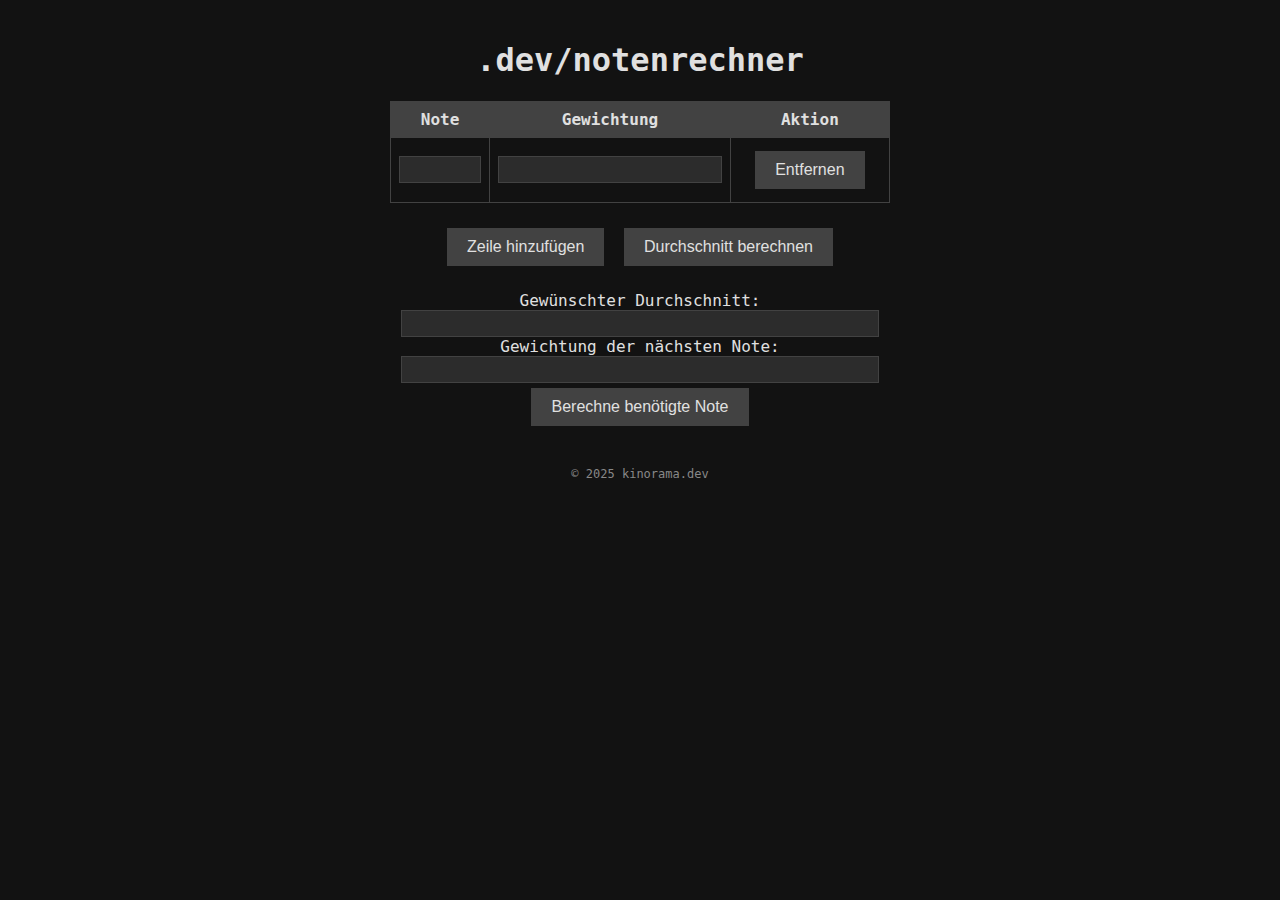
<file: notenrechner/index.html>
<!DOCTYPE html>
<html lang="de">
<head>
    <meta charset="UTF-8">
    <meta name="viewport" content="width=device-width, initial-scale=1.0">
    <title>kinorama.dev</title>
    <link rel="shortcut icon" href="http://example.com/favicon.ico" />
    <style>
        body {
            font-family: Monaco, monospace;
            display: flex;
            flex-direction: column;
            align-items: center;
            margin: 0;
            padding: 20px;
            box-sizing: border-box;
            background-color: #121212;
            color: #e0e0e0;
        }
        table {
            width: 100%;
            max-width: 500px;
            border-collapse: collapse;
            margin-bottom: 20px;
        }
        th, td {
            border: 1px solid #424242;
            padding: 8px;
            text-align: center;
        }
        th {
            background-color: #424242;
        }
        input[type="number"] {
            width: 100%;
            box-sizing: border-box;
            background-color: #2c2c2c;
            color: #e0e0e0;
            border: 1px solid #424242;
            padding: 5px;
        }
        button {
            margin: 5px;
            padding: 10px 20px;
            font-size: 16px;
            background-color: #424242;
            color: #e0e0e0;
            border: none;
            cursor: pointer;
        }
        button:hover {
            background-color: #616161;
        }
        #average, #neededGrade {
            margin: 10px 0;
        }
        footer {
            margin-top: 20px;
            font-size: 12px;
            text-align: center;
            color: #888;
        }
    </style>
</head>
<body>
    <h1>.dev/notenrechner</h1>
    <table id="notenTabelle">
        <thead>
            <tr>
                <th>Note</th>
                <th>Gewichtung</th>
                <th>Aktion</th>
            </tr>
        </thead>
        <tbody>
            <tr>
                <td><input type="number" step="0.1" min="1" max="6" onkeypress="handleKeyPress(event)"></td>
                <td><input type="number" step="0.1" min="0" onkeypress="handleKeyPress(event)"></td>
                <td><button onclick="removeRow(this)">Entfernen</button></td>
            </tr>
        </tbody>
    </table>
    <div style="text-align: center;">
        <button onclick="addRow()">Zeile hinzufügen</button>
        <button onclick="calculateAverage()">Durchschnitt berechnen</button>
        <p id="average"></p>

        <h2></h2>
        <p>
            Gewünschter Durchschnitt: <input type="number" step="0.1" id="desiredAverage"><br>
            Gewichtung der nächsten Note: <input type="number" step="0.1" id="nextWeight"><br>
            <button onclick="calculateNeededGrade()">Berechne benötigte Note</button>
        </p>
        <p id="neededGrade"></p>
    </div>
    
    <footer>
        &copy; 2025 kinorama.dev
    </footer>

    <script>
        function addRow() {
            const table = document.getElementById('notenTabelle').getElementsByTagName('tbody')[0];
            const newRow = table.insertRow();
            const cell1 = newRow.insertCell(0);
            const cell2 = newRow.insertCell(1);
            const cell3 = newRow.insertCell(2);

            cell1.innerHTML = '<input type="number" step="0.1" min="1" max="6" onkeypress="handleKeyPress(event)">';
            cell2.innerHTML = '<input type="number" step="0.1" min="0" onkeypress="handleKeyPress(event)">';
            cell3.innerHTML = '<button onclick="removeRow(this)">Entfernen</button>';
        }

        function removeRow(button) {
            const row = button.parentNode.parentNode;
            row.parentNode.removeChild(row);
        }

        function calculateAverage() {
            const rows = document.getElementById('notenTabelle').getElementsByTagName('tbody')[0].rows;
            let totalWeight = 0;
            let weightedSum = 0;

            for (let i = 0; i < rows.length; i++) {
                const note = parseFloat(rows[i].cells[0].getElementsByTagName('input')[0].value);
                const weight = parseFloat(rows[i].cells[1].getElementsByTagName('input')[0].value);

                if (!isNaN(note) && !isNaN(weight)) {
                    weightedSum += note * weight;
                    totalWeight += weight;
                }
            }

            const average = totalWeight ? (weightedSum / totalWeight).toFixed(2) : 0;
            document.getElementById('average').innerText = `Durchschnitt: ${average}`;
        }

        function calculateNeededGrade() {
            const desiredAverage = parseFloat(document.getElementById('desiredAverage').value);
            const nextWeight = parseFloat(document.getElementById('nextWeight').value);
            const rows = document.getElementById('notenTabelle').getElementsByTagName('tbody')[0].rows;

            let totalWeight = 0;
            let weightedSum = 0;

            for (let i = 0; i < rows.length; i++) {
                const note = parseFloat(rows[i].cells[0].getElementsByTagName('input')[0].value);
                const weight = parseFloat(rows[i].cells[1].getElementsByTagName('input')[0].value);

                if (!isNaN(note) && !isNaN(weight)) {
                    weightedSum += note * weight;
                    totalWeight += weight;
                }
            }

            if (!isNaN(desiredAverage) && !isNaN(nextWeight)) {
                const neededGrade = ((desiredAverage * (totalWeight + nextWeight)) - weightedSum) / nextWeight;
                document.getElementById('neededGrade').innerText = `Benötigte Note: ${neededGrade.toFixed(2)}`;
            }
        }

        function handleKeyPress(event) {
            if (event.key === 'Enter') {
                event.preventDefault();
                const inputs = Array.from(document.querySelectorAll('#notenTabelle input[type="number"]'));
                const currentIndex = inputs.indexOf(event.target);
                if (currentIndex === inputs.length - 1) {
                    addRow();
                }
                inputs[currentIndex + 1]?.focus();
            }
        }
    </script>
</body>
</html>
</file>
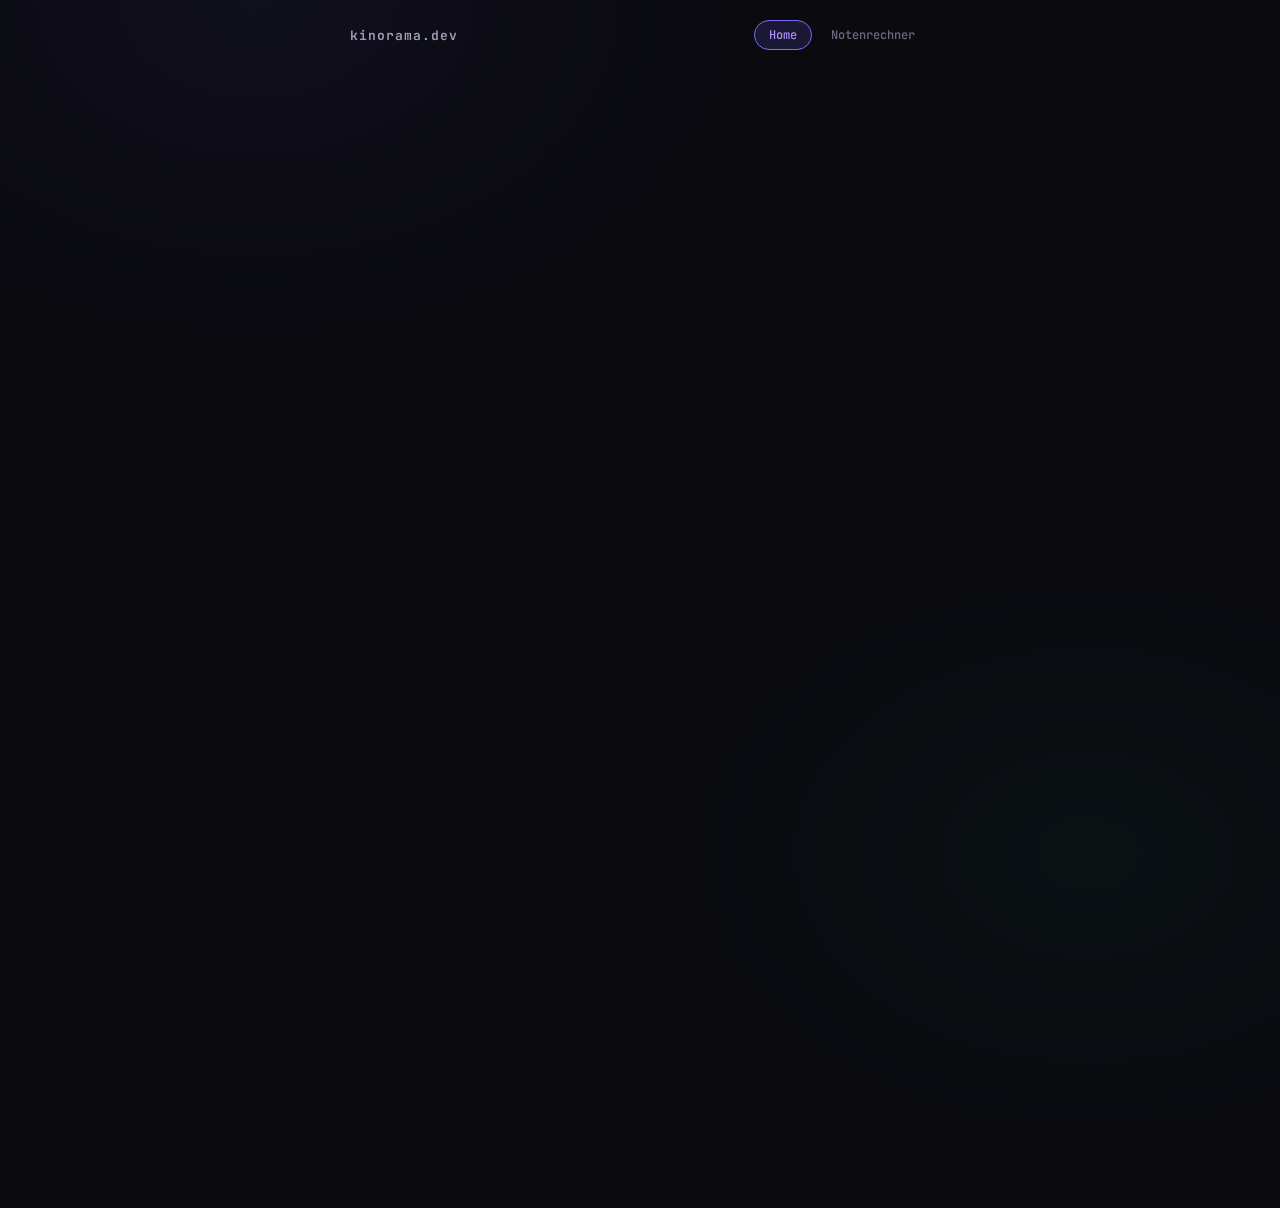
<file: home.html>
<!DOCTYPE html>
<html lang="de">
<head>
    <meta charset="UTF-8">
    <meta name="viewport" content="width=device-width, initial-scale=1.0">
    <title>kinorama.dev</title>
    <link rel="shortcut icon" href="http://example.com/favicon.ico" />
    <link href="https://fonts.googleapis.com/css2?family=JetBrains+Mono:wght@400;500;600;700;800&family=Space+Grotesk:wght@400;500;600;700&display=swap" rel="stylesheet">
    <style>
        *, *::before, *::after {
            box-sizing: border-box;
            margin: 0;
            padding: 0;
        }

        :root {
            --bg: #0a0a0f;
            --bg2: #12121a;
            --bg3: #1a1a26;
            --bg4: #22222f;
            --border: #2a2a3a;
            --border-hover: #3a3a50;
            --t1: #e8e8f0;
            --t2: #a0a0b8;
            --t3: #6a6a82;
            --accent: #7c6aff;
            --accent2: #a78bfa;
            --accent-glow: rgba(124, 106, 255, 0.15);
            --green: #34d399;
            --green-dim: rgba(52, 211, 153, 0.12);
            --radius: 10px;
            --radius-lg: 16px;
        }

        body {
            font-family: 'Space Grotesk', system-ui, sans-serif;
            background: var(--bg);
            color: var(--t1);
            min-height: 100vh;
            display: flex;
            flex-direction: column;
            align-items: center;
            padding: 0 16px;
            overflow-x: hidden;
        }

        body::before {
            content: '';
            position: fixed;
            top: -40%;
            left: -20%;
            width: 80vw;
            height: 80vh;
            background: radial-gradient(ellipse, rgba(124, 106, 255, 0.06) 0%, transparent 70%);
            pointer-events: none;
            z-index: 0;
        }
        body::after {
            content: '';
            position: fixed;
            bottom: -30%;
            right: -20%;
            width: 70vw;
            height: 70vh;
            background: radial-gradient(ellipse, rgba(52, 211, 153, 0.04) 0%, transparent 70%);
            pointer-events: none;
            z-index: 0;
        }

        /* ── nav ── */
        nav {
            position: relative;
            z-index: 10;
            width: 100%;
            max-width: 580px;
            display: flex;
            align-items: center;
            justify-content: space-between;
            padding: 20px 0;
        }

        .nav-logo {
            font-family: 'JetBrains Mono', monospace;
            font-size: 13px;
            font-weight: 600;
            color: var(--t2);
            letter-spacing: 1px;
            text-decoration: none;
            transition: color 0.2s;
        }
        .nav-logo:hover { color: var(--accent2); }

        .nav-links { display: flex; gap: 4px; }

        .nav-link {
            font-family: 'JetBrains Mono', monospace;
            font-size: 12px;
            font-weight: 500;
            color: var(--t3);
            text-decoration: none;
            padding: 6px 14px;
            border-radius: 99px;
            border: 1px solid transparent;
            transition: all 0.2s;
        }
        .nav-link:hover {
            color: var(--t1);
            border-color: var(--border);
            background: var(--bg3);
        }
        .nav-link.active {
            color: var(--accent2);
            border-color: var(--accent);
            background: var(--accent-glow);
        }

        /* ── hero ── */
        .hero {
            position: relative;
            z-index: 1;
            width: 100%;
            max-width: 580px;
            text-align: center;
            padding: 56px 0 40px;
        }

        .hero-badge {
            display: inline-block;
            font-family: 'JetBrains Mono', monospace;
            font-size: 11px;
            font-weight: 500;
            color: var(--accent2);
            letter-spacing: 2px;
            text-transform: uppercase;
            padding: 6px 16px;
            background: var(--accent-glow);
            border: 1px solid rgba(124, 106, 255, 0.2);
            border-radius: 99px;
            margin-bottom: 24px;
        }

        .hero h1 {
            font-family: 'JetBrains Mono', monospace;
            font-size: 44px;
            font-weight: 800;
            letter-spacing: -1.5px;
            line-height: 1.1;
            background: linear-gradient(135deg, var(--t1) 30%, var(--accent2) 100%);
            -webkit-background-clip: text;
            -webkit-text-fill-color: transparent;
            background-clip: text;
            margin-bottom: 16px;
        }

        .hero p {
            font-size: 16px;
            color: var(--t2);
            line-height: 1.6;
            max-width: 400px;
            margin: 0 auto;
        }

        /* ── card ── */
        .card {
            position: relative;
            z-index: 1;
            width: 100%;
            max-width: 580px;
            background: var(--bg2);
            border: 1px solid var(--border);
            border-radius: var(--radius-lg);
            padding: 28px;
            margin-bottom: 16px;
            box-shadow: 0 8px 40px rgba(0,0,0,0.3);
            transition: border-color 0.3s;
        }
        .card:hover { border-color: var(--border-hover); }

        .card-title {
            font-family: 'JetBrains Mono', monospace;
            font-size: 12px;
            font-weight: 600;
            color: var(--accent2);
            letter-spacing: 2px;
            text-transform: uppercase;
            margin-bottom: 20px;
            display: flex;
            align-items: center;
            gap: 8px;
        }
        .card-title::before {
            content: '';
            display: inline-block;
            width: 8px;
            height: 8px;
            border-radius: 2px;
            background: var(--accent);
            box-shadow: 0 0 10px var(--accent);
        }

        .discord-wrapper {
            width: 100%;
            border-radius: var(--radius);
            overflow: hidden;
            border: 1px solid var(--border);
        }
        .discord-wrapper iframe {
            display: block;
            width: 100%;
            height: 420px;
            border: none;
        }

        /* ── tools grid ── */
        .tools-grid {
            position: relative;
            z-index: 1;
            width: 100%;
            max-width: 580px;
            display: grid;
            grid-template-columns: 1fr 1fr;
            gap: 12px;
            margin-bottom: 16px;
        }

        .tool-card {
            display: flex;
            flex-direction: column;
            align-items: flex-start;
            gap: 12px;
            padding: 24px;
            background: var(--bg2);
            border: 1px solid var(--border);
            border-radius: var(--radius-lg);
            text-decoration: none;
            color: var(--t1);
            transition: all 0.25s cubic-bezier(.4,0,.2,1);
            position: relative;
            overflow: hidden;
        }
        .tool-card::after {
            content: '';
            position: absolute;
            inset: 0;
            background: linear-gradient(135deg, transparent 60%, var(--accent-glow));
            opacity: 0;
            transition: opacity 0.3s;
        }
        .tool-card:hover {
            border-color: var(--accent);
            transform: translateY(-3px);
            box-shadow: 0 8px 30px rgba(124, 106, 255, 0.15);
        }
        .tool-card:hover::after { opacity: 1; }

        .tool-card.disabled {
            opacity: 0.4;
            pointer-events: none;
        }

        .tool-icon {
            width: 44px;
            height: 44px;
            display: flex;
            align-items: center;
            justify-content: center;
            background: var(--bg3);
            border: 1px solid var(--border);
            border-radius: var(--radius);
            font-size: 20px;
            position: relative;
            z-index: 1;
            transition: all 0.2s;
        }
        .tool-card:hover .tool-icon {
            border-color: var(--accent);
            background: var(--accent-glow);
        }

        .tool-name {
            font-family: 'JetBrains Mono', monospace;
            font-size: 14px;
            font-weight: 600;
            position: relative;
            z-index: 1;
        }

        .tool-desc {
            font-size: 13px;
            color: var(--t3);
            line-height: 1.4;
            position: relative;
            z-index: 1;
        }

        .tool-arrow {
            font-family: 'JetBrains Mono', monospace;
            font-size: 14px;
            color: var(--t3);
            margin-top: auto;
            position: relative;
            z-index: 1;
            transition: all 0.2s;
        }
        .tool-card:hover .tool-arrow {
            color: var(--accent2);
            transform: translateX(4px);
        }

        /* ── social row ── */
        .social-row {
            position: relative;
            z-index: 1;
            width: 100%;
            max-width: 580px;
            display: flex;
            gap: 12px;
        }

        .social-link {
            flex: 1;
            display: flex;
            align-items: center;
            justify-content: center;
            gap: 10px;
            padding: 16px;
            background: var(--bg2);
            border: 1px solid var(--border);
            border-radius: var(--radius-lg);
            text-decoration: none;
            color: var(--t2);
            font-family: 'JetBrains Mono', monospace;
            font-size: 13px;
            font-weight: 500;
            transition: all 0.2s;
        }
        .social-link:hover {
            border-color: var(--border-hover);
            color: var(--t1);
            background: var(--bg3);
        }
        .social-link svg {
            width: 18px;
            height: 18px;
            fill: currentColor;
            flex-shrink: 0;
        }

        /* ── footer ── */
        footer {
            position: relative;
            z-index: 1;
            padding: 40px 0 24px;
            font-family: 'JetBrains Mono', monospace;
            font-size: 11px;
            color: var(--t3);
        }

        /* ── entrance animation ── */
        .fade-up {
            opacity: 0;
            transform: translateY(20px);
            animation: fadeUp 0.6s cubic-bezier(.4,0,.2,1) forwards;
        }
        @keyframes fadeUp {
            to { opacity: 1; transform: translateY(0); }
        }
        .d1 { animation-delay: 0s; }
        .d2 { animation-delay: 0.08s; }
        .d3 { animation-delay: 0.16s; }
        .d4 { animation-delay: 0.24s; }
        .d5 { animation-delay: 0.32s; }

        @media (max-width: 480px) {
            .hero h1 { font-size: 32px; }
            .tools-grid { grid-template-columns: 1fr; }
            .tool-card { flex-direction: row; align-items: center; padding: 18px; gap: 14px; }
            .tool-card .tool-desc { display: none; }
            .tool-arrow { margin-left: auto; margin-top: 0; }
            .social-row { flex-direction: column; }
        }
    </style>
</head>
<body>

    <nav>
        <a href="/" class="nav-logo">kinorama.dev</a>
        <div class="nav-links">
            <a href="/" class="nav-link active">Home</a>
            <a href="/notenrechner" class="nav-link">Notenrechner</a>
        </div>
    </nav>

    <div class="hero fade-up d1">
        <div class="hero-badge">Community & Tools</div>
        <h1>kinorama.dev</h1>
        <p>Tools, Community und mehr – alles an einem Ort.</p>
    </div>

    <div class="card fade-up d2">
        <div class="card-title">Discord Community</div>
        <div class="discord-wrapper">
            <iframe 
                src="https://discord.com/widget?id=769993651366658079&theme=dark" 
                allowtransparency="true" 
                sandbox="allow-popups allow-popups-to-escape-sandbox allow-same-origin allow-scripts">
            </iframe>
        </div>
    </div>

    <div class="tools-grid fade-up d3">
        <a href="/notenrechner" class="tool-card">
            <div class="tool-icon">📊</div>
            <div class="tool-name">Notenrechner</div>
            <div class="tool-desc">Gewichteter Durchschnitt & benötigte Note</div>
            <div class="tool-arrow">→</div>
        </a>
        <a href="#" class="tool-card disabled">
            <div class="tool-icon">⏱️</div>
            <div class="tool-name">Stundenplan</div>
            <div class="tool-desc">Coming soon</div>
            <div class="tool-arrow">→</div>
        </a>
    </div>

    <div class="social-row fade-up d4">
        <a href="https://instagram.com/kantonrotkreuz" target="_blank" class="social-link">
            <svg viewBox="0 0 24 24"><path d="M12 2.163c3.204 0 3.584.012 4.85.07 3.252.148 4.771 1.691 4.919 4.919.058 1.265.069 1.645.069 4.849 0 3.205-.012 3.584-.069 4.849-.149 3.225-1.664 4.771-4.919 4.919-1.266.058-1.644.07-4.85.07-3.204 0-3.584-.012-4.849-.07-3.26-.149-4.771-1.699-4.919-4.92-.058-1.265-.07-1.644-.07-4.849 0-3.204.013-3.583.07-4.849.149-3.227 1.664-4.771 4.919-4.919 1.266-.057 1.645-.069 4.849-.069zM12 0C8.741 0 8.333.014 7.053.072 2.695.272.273 2.69.073 7.052.014 8.333 0 8.741 0 12c0 3.259.014 3.668.072 4.948.2 4.358 2.618 6.78 6.98 6.98C8.333 23.986 8.741 24 12 24c3.259 0 3.668-.014 4.948-.072 4.354-.2 6.782-2.618 6.979-6.98.059-1.28.073-1.689.073-4.948 0-3.259-.014-3.667-.072-4.947-.196-4.354-2.617-6.78-6.979-6.98C15.668.014 15.259 0 12 0zm0 5.838a6.162 6.162 0 100 12.324 6.162 6.162 0 000-12.324zM12 16a4 4 0 110-8 4 4 0 010 8zm6.406-11.845a1.44 1.44 0 100 2.881 1.44 1.44 0 000-2.881z"/></svg>
            Instagram
        </a>
        <a href="https://discord.gg/769993651366658079" target="_blank" class="social-link">
            <svg viewBox="0 0 24 24"><path d="M20.317 4.37a19.791 19.791 0 00-4.885-1.515.074.074 0 00-.079.037c-.21.375-.444.864-.608 1.25a18.27 18.27 0 00-5.487 0 12.64 12.64 0 00-.617-1.25.077.077 0 00-.079-.037A19.736 19.736 0 003.677 4.37a.07.07 0 00-.032.027C.533 9.046-.32 13.58.099 18.057a.082.082 0 00.031.057 19.9 19.9 0 005.993 3.03.078.078 0 00.084-.028 14.09 14.09 0 001.226-1.994.076.076 0 00-.041-.106 13.107 13.107 0 01-1.872-.892.077.077 0 01-.008-.128 10.2 10.2 0 00.372-.292.074.074 0 01.077-.01c3.928 1.793 8.18 1.793 12.062 0a.074.074 0 01.078.01c.12.098.246.198.373.292a.077.077 0 01-.006.127 12.299 12.299 0 01-1.873.892.077.077 0 00-.041.107c.36.698.772 1.362 1.225 1.993a.076.076 0 00.084.028 19.839 19.839 0 006.002-3.03.077.077 0 00.032-.054c.5-5.177-.838-9.674-3.549-13.66a.061.061 0 00-.031-.03zM8.02 15.33c-1.183 0-2.157-1.085-2.157-2.419 0-1.333.956-2.419 2.157-2.419 1.21 0 2.176 1.095 2.157 2.42 0 1.333-.956 2.418-2.157 2.418zm7.975 0c-1.183 0-2.157-1.085-2.157-2.419 0-1.333.955-2.419 2.157-2.419 1.21 0 2.176 1.095 2.157 2.42 0 1.333-.946 2.418-2.157 2.418z"/></svg>
            Discord
        </a>
    </div>

    <footer class="fade-up d5">&copy; 2025 kinorama.dev</footer>

</body>
</html>
</file>
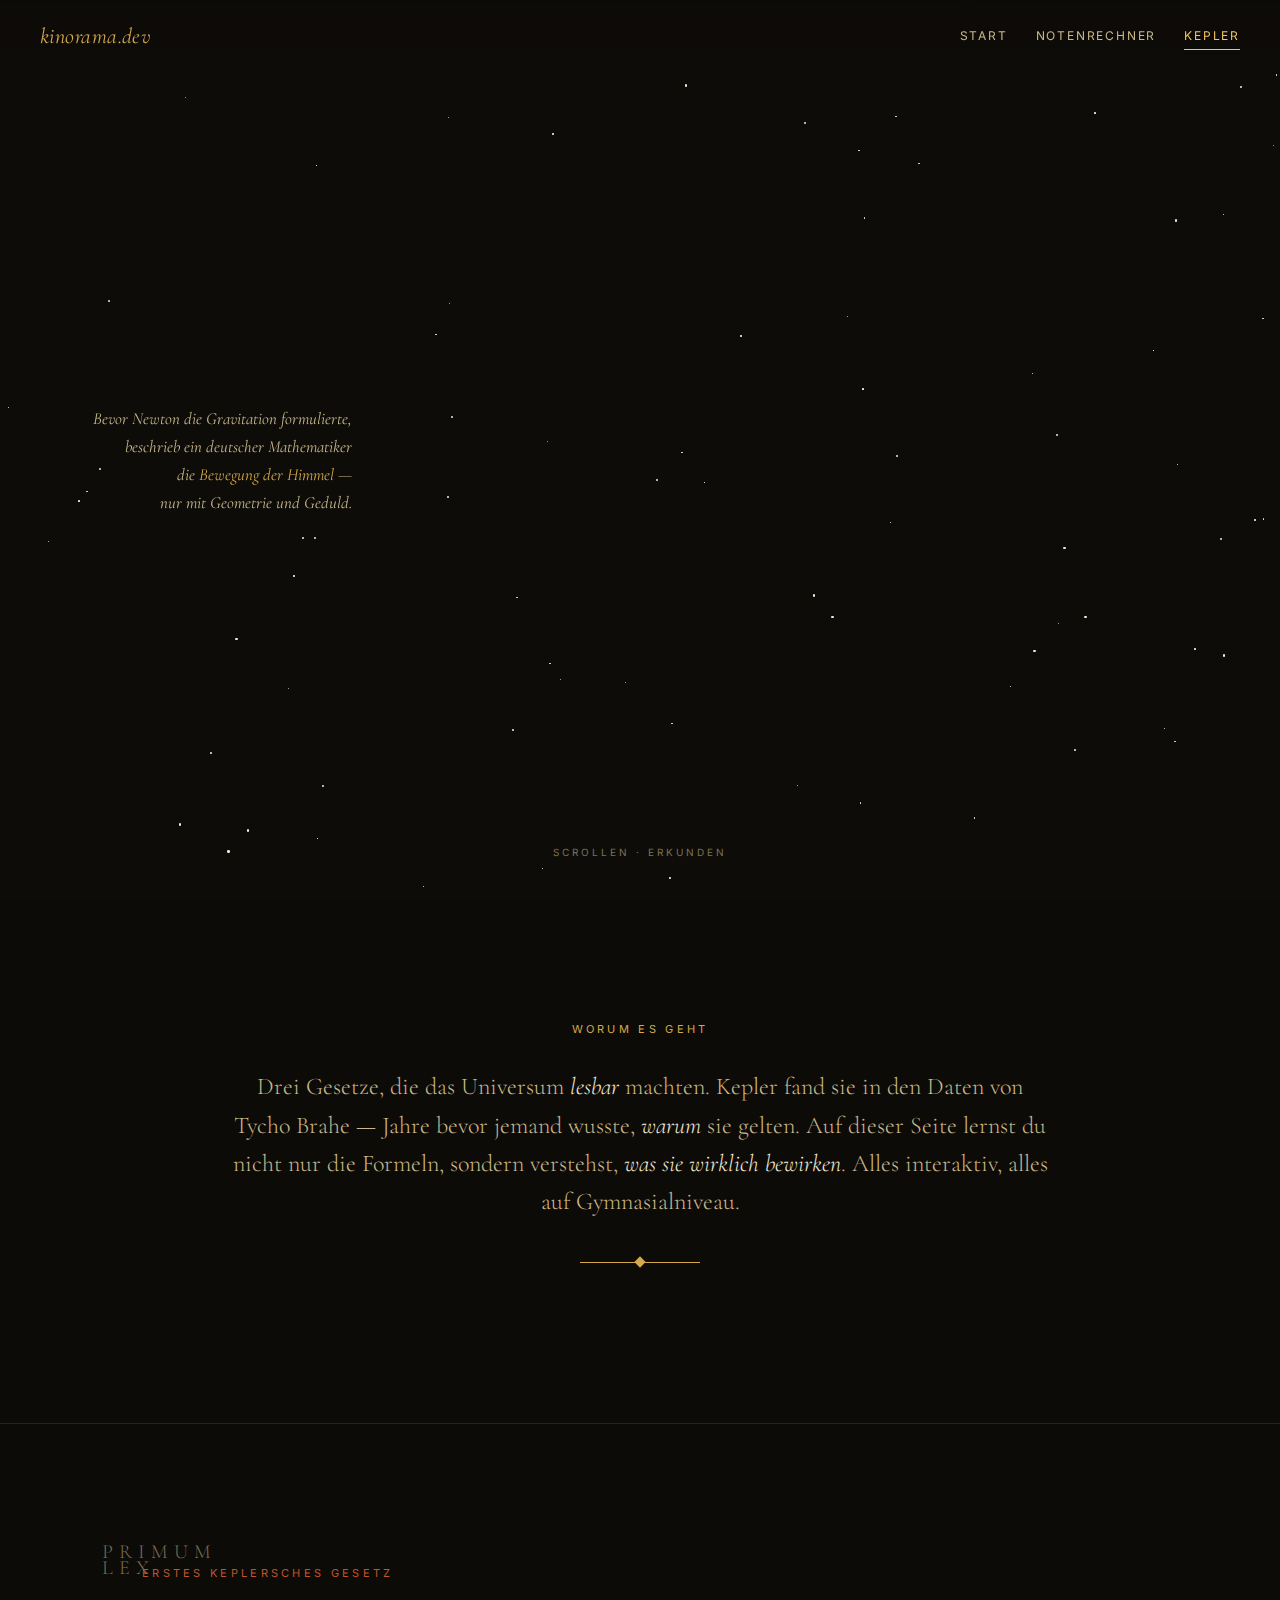
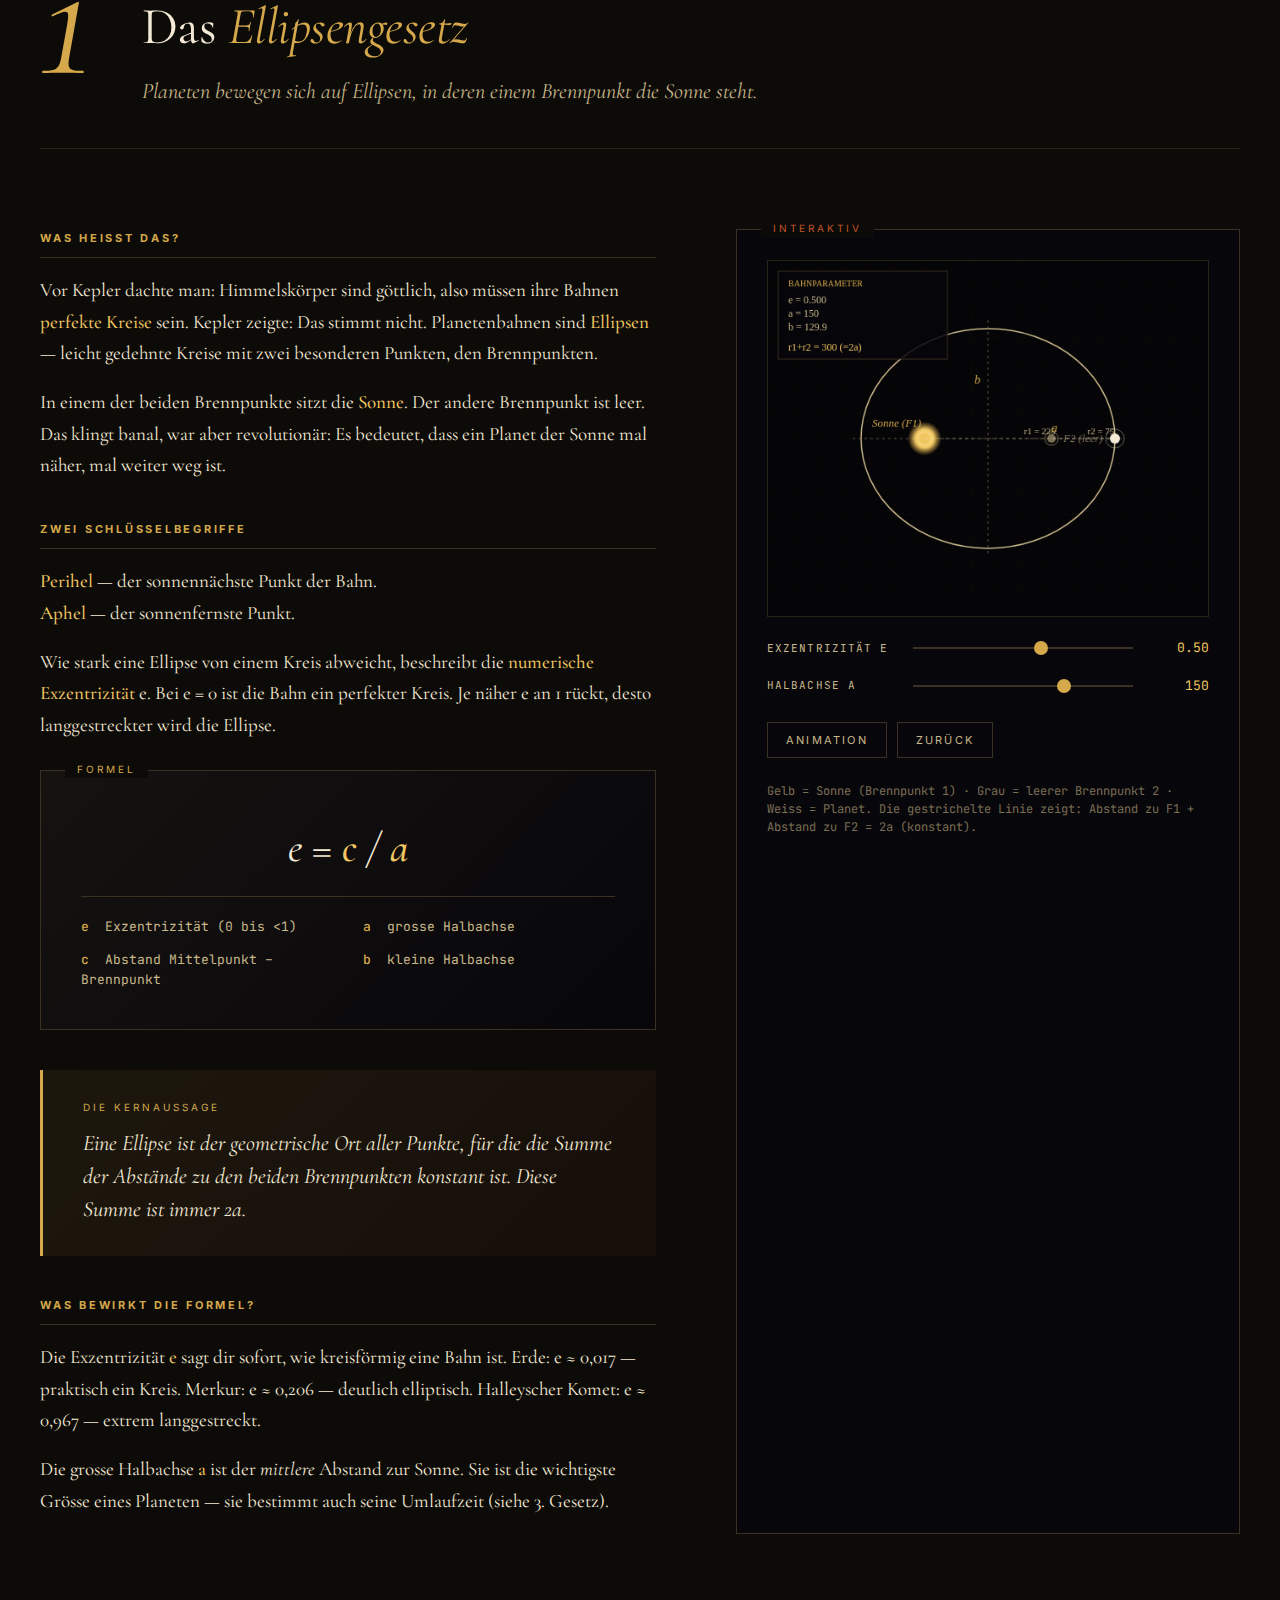
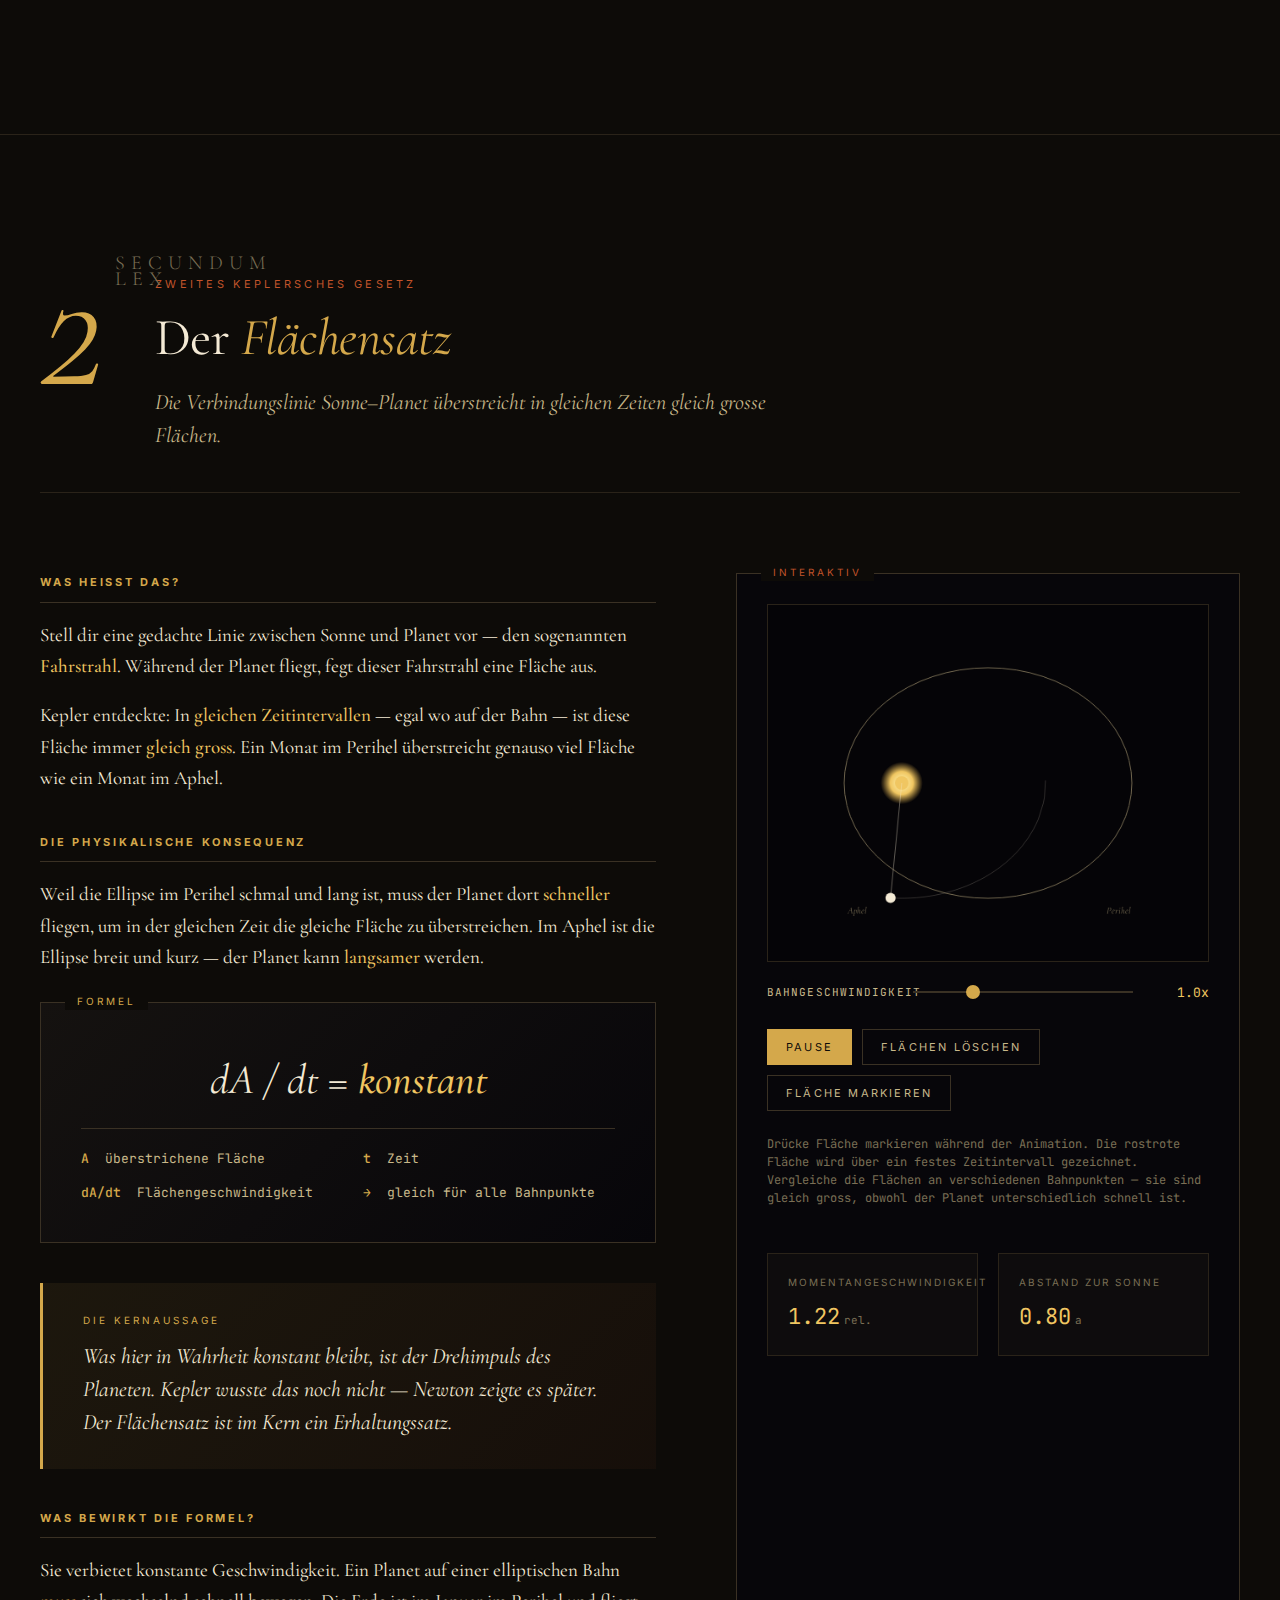
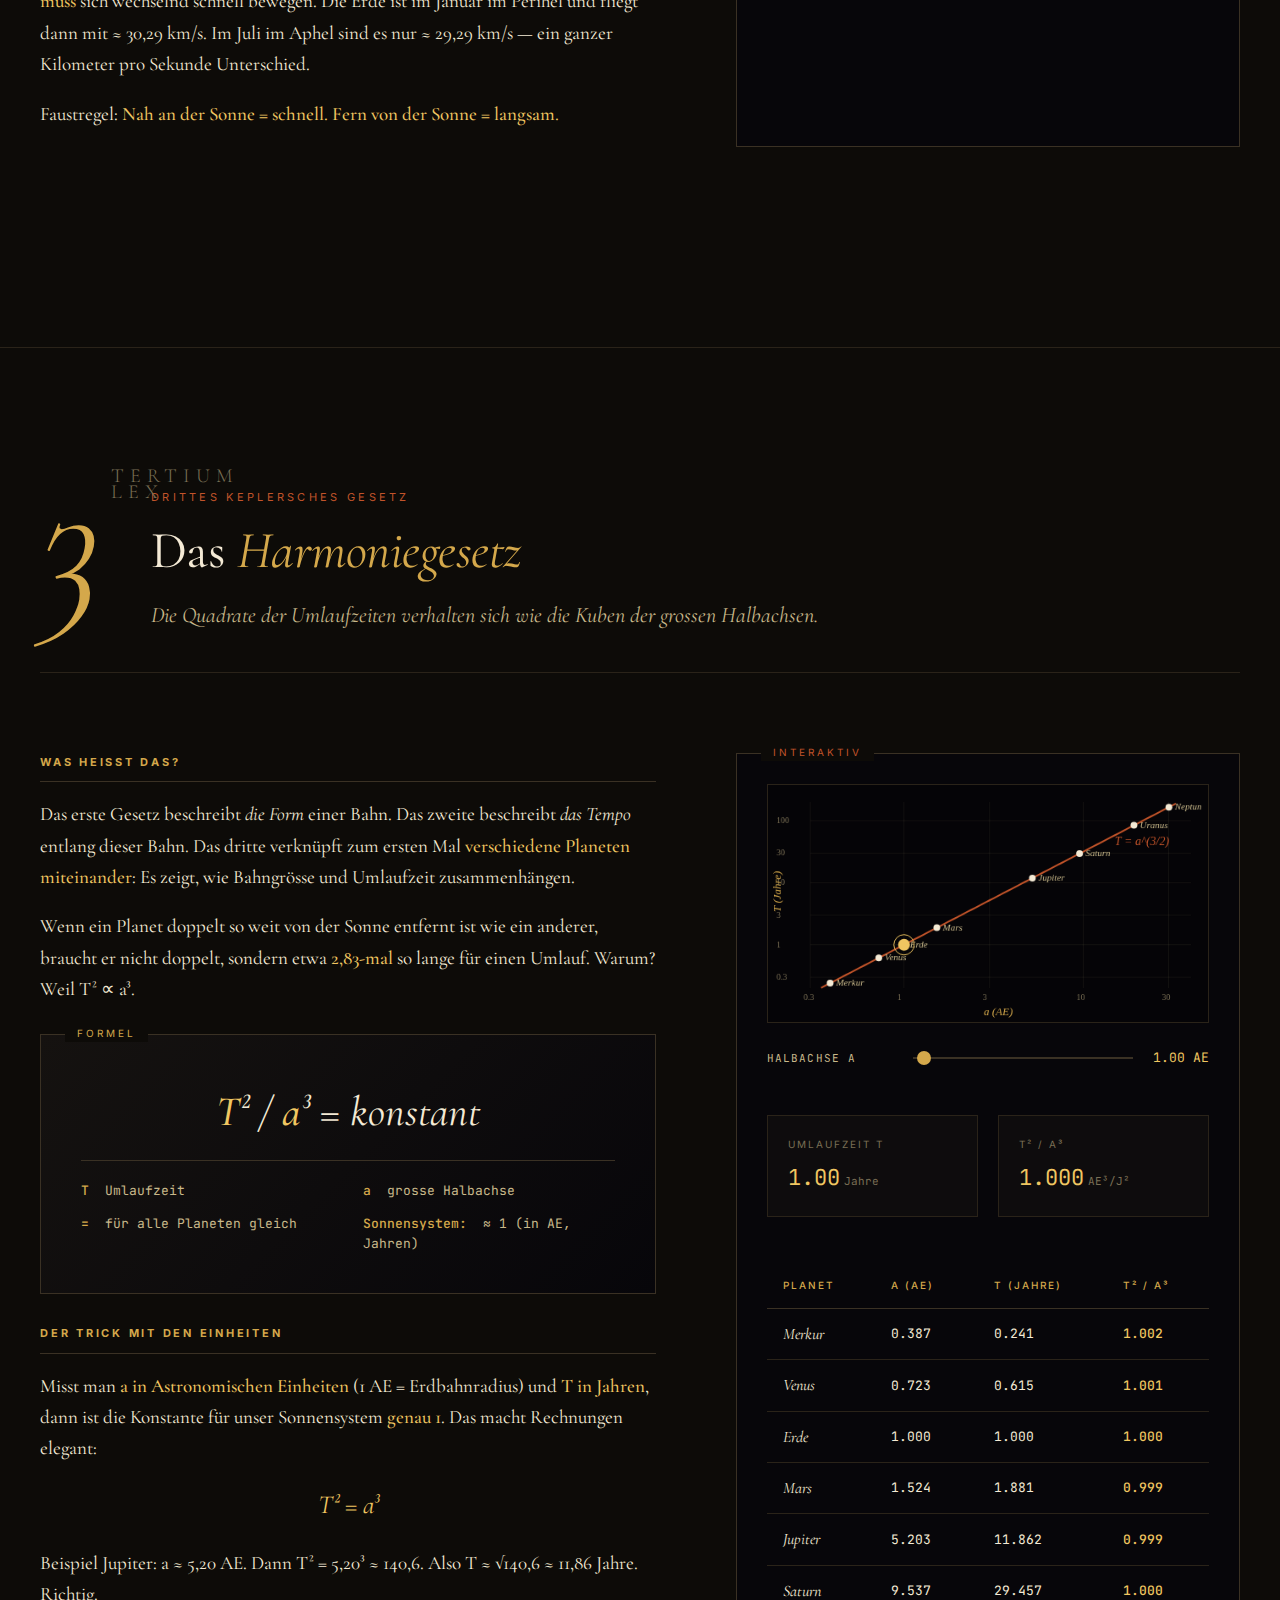
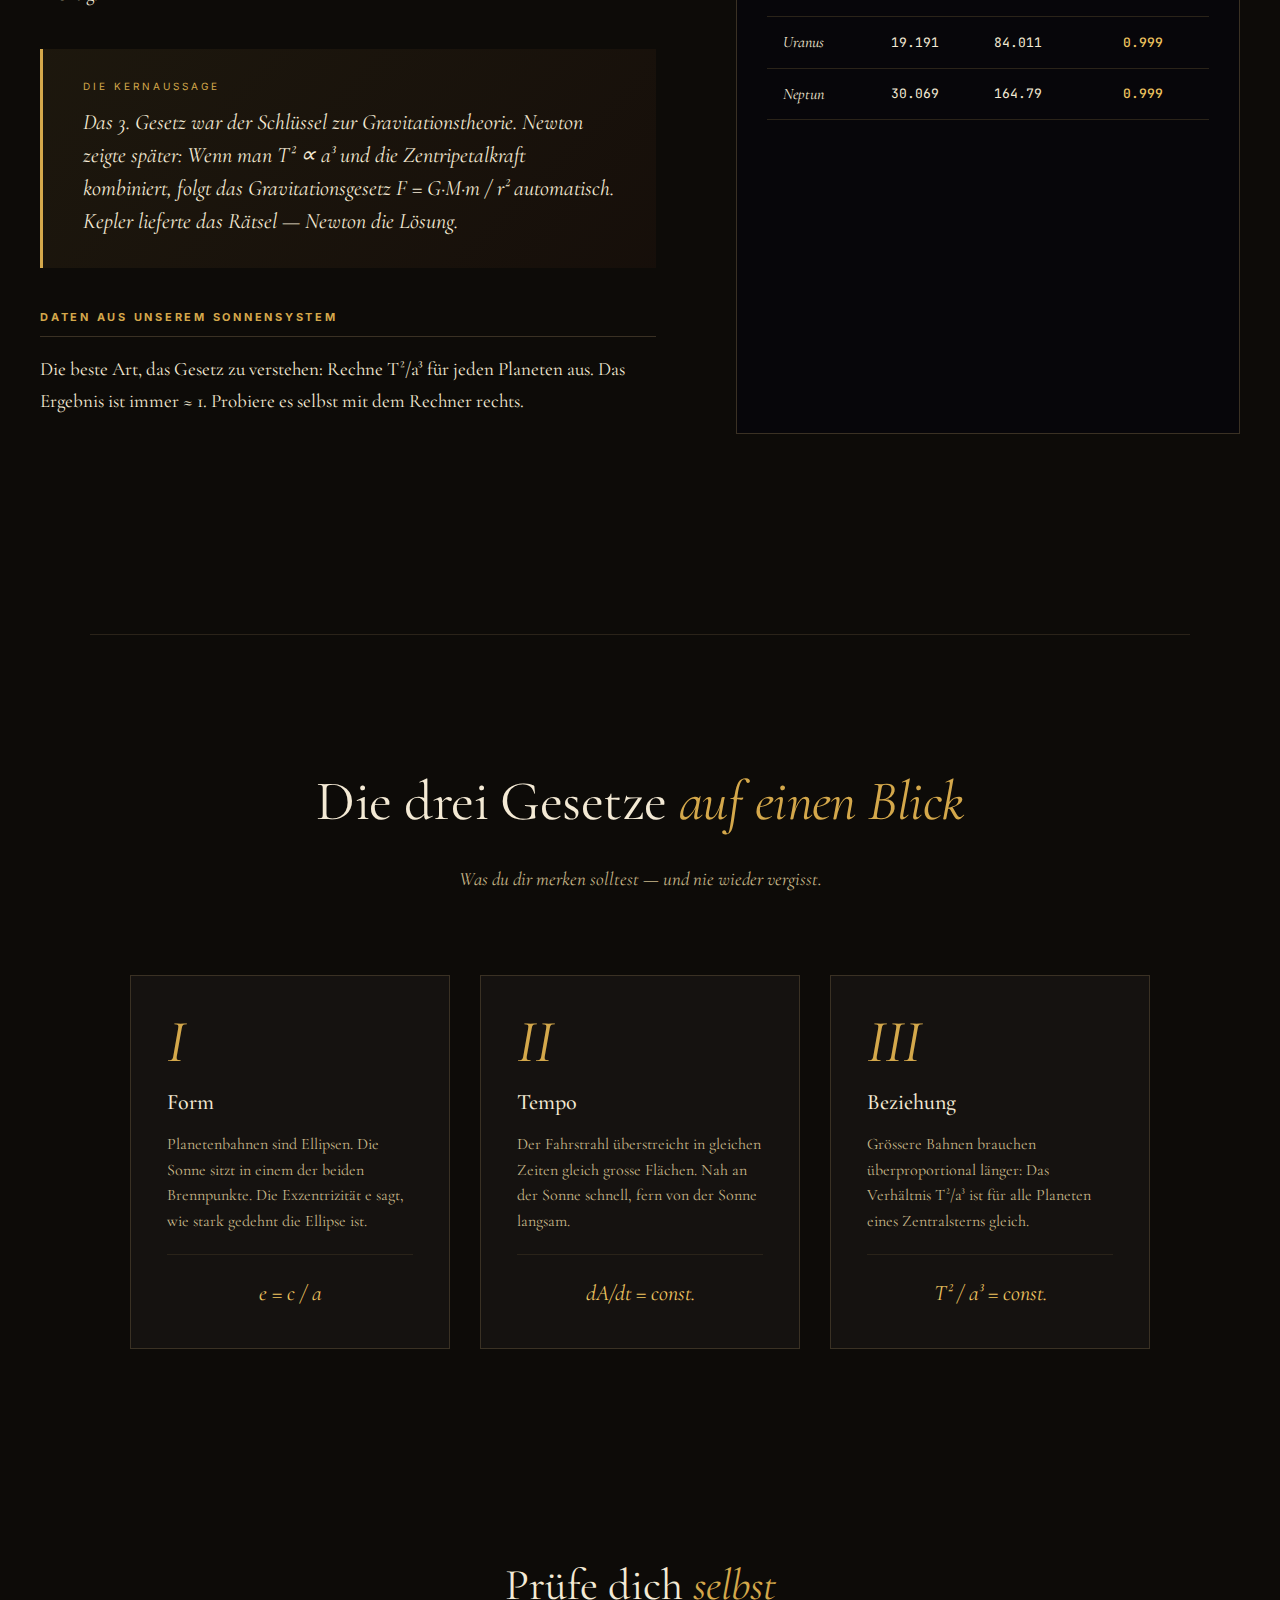
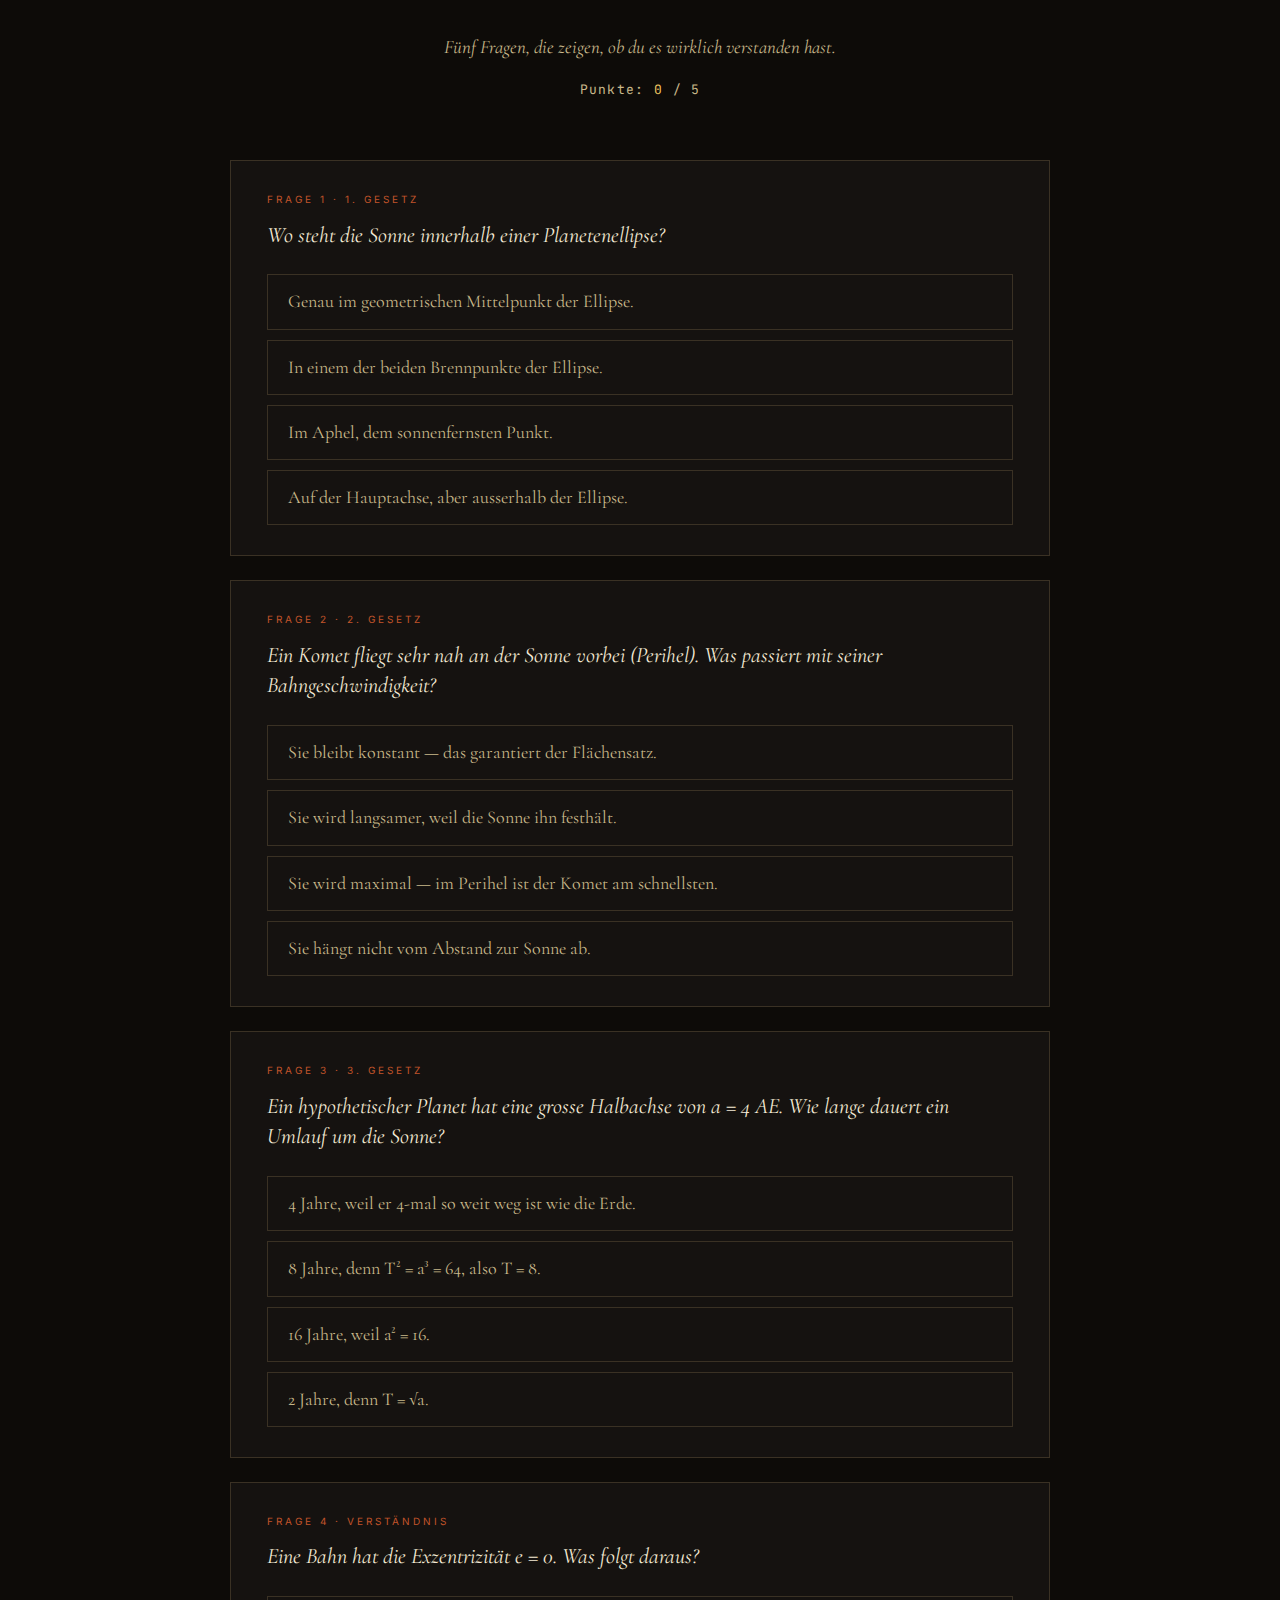
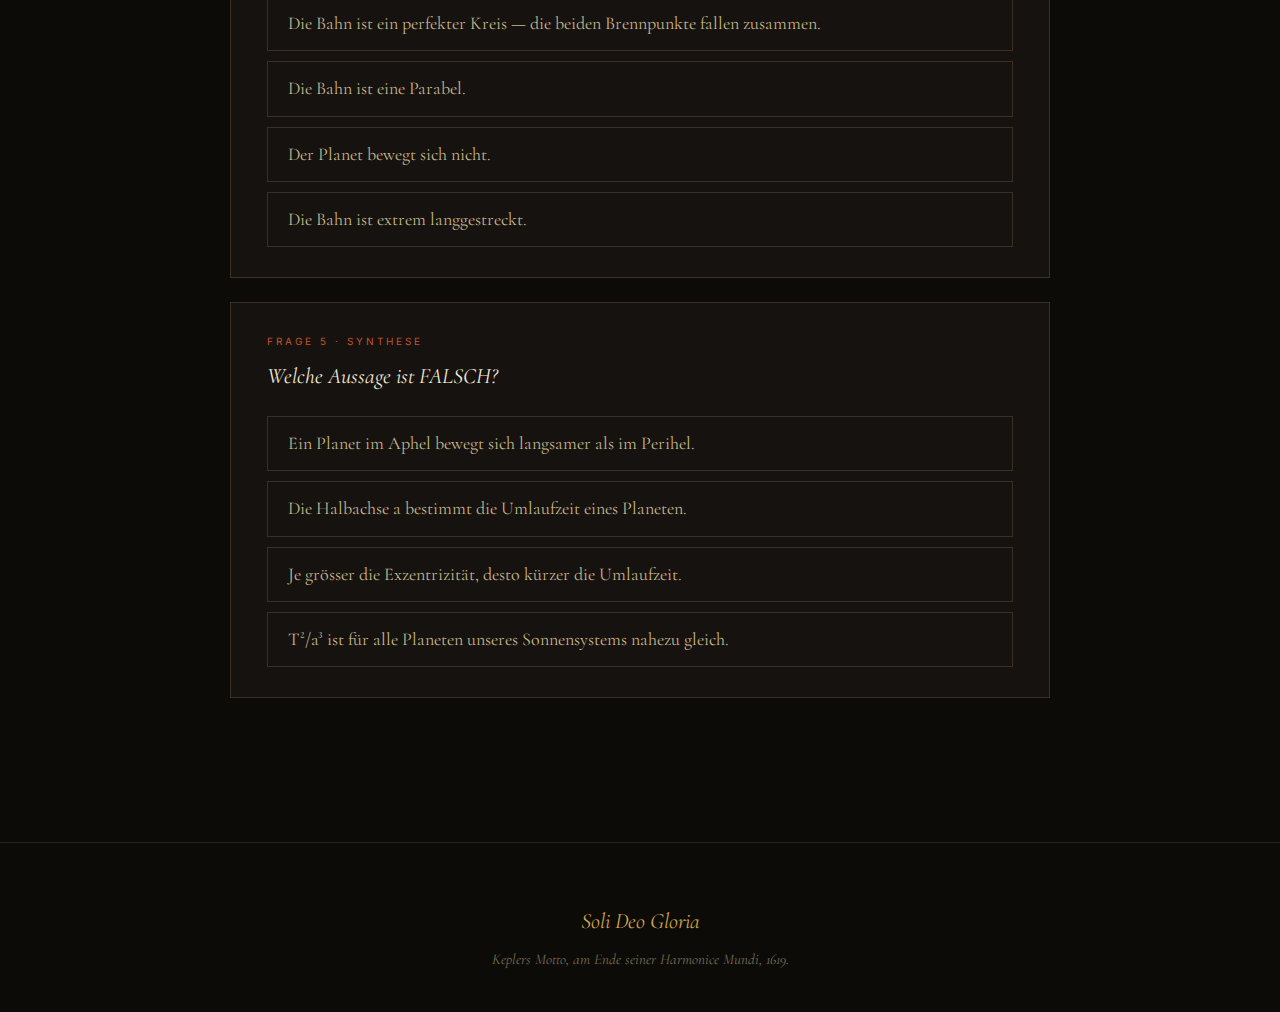
<file: kepler.html>
<!DOCTYPE html>
<html lang="de">
<head>
<meta charset="UTF-8">
<meta name="viewport" content="width=device-width, initial-scale=1.0">
<meta name="color-scheme" content="dark">
<meta name="theme-color" content="#0d0b08">
<title>kinorama.dev — Keplers Gesetze</title>
<link rel="preconnect" href="https://fonts.googleapis.com">
<link rel="preconnect" href="https://fonts.gstatic.com" crossorigin>
<link href="https://fonts.googleapis.com/css2?family=Cormorant+Garamond:ital,wght@0,300;0,400;0,500;0,600;0,700;1,400;1,500&family=JetBrains+Mono:wght@400;500&family=Inter:wght@300;400;500&display=swap" rel="stylesheet">
<style>
  :root {
    --bg: #0d0b08;
    --bg-deep: #07060a;
    --panel: #151210;
    --ink: #f4ead5;
    --ink-dim: #c8b88a;
    --ink-faint: #7a6f55;
    --gold: #d4a84b;
    --gold-bright: #f0c661;
    --rust: #c2542a;
    --blood: #8b2c1a;
    --green: #6b9d4a;
    --line: #3a3124;
    --line-soft: #2a2319;
    color-scheme: dark;
  }

  * { margin: 0; padding: 0; box-sizing: border-box; }

  html, body {
    background: #0d0b08 !important;
    color-scheme: dark;
  }
  html { scroll-behavior: smooth; }

  body {
    color: var(--ink);
    font-family: 'Cormorant Garamond', Georgia, serif;
    font-size: 19px;
    line-height: 1.65;
    overflow-x: hidden;
    min-height: 100vh;
    background-image:
      radial-gradient(circle at 20% 30%, rgba(212, 168, 75, 0.08) 0%, transparent 40%),
      radial-gradient(circle at 80% 70%, rgba(194, 84, 42, 0.06) 0%, transparent 45%);
  }

  body::before {
    content: "";
    position: fixed;
    inset: 0;
    background-image: url("data:image/svg+xml,%3Csvg viewBox='0 0 400 400' xmlns='http://www.w3.org/2000/svg'%3E%3Cfilter id='n'%3E%3CfeTurbulence type='fractalNoise' baseFrequency='0.9' numOctaves='3'/%3E%3CfeColorMatrix values='0 0 0 0 0.83 0 0 0 0 0.72 0 0 0 0 0.4 0 0 0 0.15 0'/%3E%3C/filter%3E%3Crect width='400' height='400' filter='url(%23n)'/%3E%3C/svg%3E");
    opacity: 0.4;
    pointer-events: none;
    z-index: 1;
    mix-blend-mode: overlay;
  }

  nav {
    position: fixed;
    top: 0; left: 0; right: 0;
    z-index: 100;
    padding: 18px 40px;
    display: flex;
    justify-content: space-between;
    align-items: center;
    background: linear-gradient(180deg, rgba(13, 11, 8, 0.95) 0%, rgba(13, 11, 8, 0.7) 70%, transparent 100%);
    backdrop-filter: blur(8px);
    -webkit-backdrop-filter: blur(8px);
    border-bottom: 1px solid transparent;
    transition: border-color 0.3s;
  }
  nav.scrolled { border-bottom-color: var(--line-soft); }
  .nav-logo {
    font-family: 'Cormorant Garamond', serif;
    font-size: 22px;
    font-style: italic;
    color: var(--gold);
    letter-spacing: 0.02em;
    text-decoration: none;
  }
  .nav-logo:hover { color: var(--gold-bright); }
  .nav-links {
    display: flex;
    gap: 28px;
    font-family: 'Inter', sans-serif;
    font-size: 12px;
    letter-spacing: 0.15em;
    text-transform: uppercase;
  }
  .nav-links a {
    color: var(--ink-dim);
    text-decoration: none;
    transition: color 0.2s;
    position: relative;
  }
  .nav-links a:hover { color: var(--gold-bright); }
  .nav-links a.active { color: var(--gold-bright); }
  .nav-links a::after {
    content: "";
    position: absolute;
    bottom: -4px; left: 0;
    width: 0; height: 1px;
    background: var(--gold-bright);
    transition: width 0.3s;
  }
  .nav-links a:hover::after,
  .nav-links a.active::after { width: 100%; }

  @media (max-width: 700px) {
    nav { padding: 14px 20px; }
    .nav-logo { font-size: 18px; }
    .nav-links { gap: 14px; font-size: 10px; }
  }

  .hero {
    min-height: 100vh;
    display: flex;
    align-items: center;
    justify-content: center;
    position: relative;
    padding: 100px 40px 60px;
    overflow: hidden;
  }

  .hero-bg {
    position: absolute;
    inset: 0;
    pointer-events: none;
    overflow: hidden;
  }
  .star {
    position: absolute;
    background: var(--ink);
    border-radius: 50%;
    animation: twinkle 4s infinite ease-in-out;
  }
  @keyframes twinkle {
    0%, 100% { opacity: 0.3; }
    50% { opacity: 1; }
  }

  .hero-content {
    position: relative;
    z-index: 2;
    max-width: 1200px;
    width: 100%;
    display: grid;
    grid-template-columns: 1fr auto 1fr;
    gap: 60px;
    align-items: center;
  }

  .hero-left { text-align: right; }
  .hero-kicker {
    font-family: 'Inter', sans-serif;
    font-size: 11px;
    letter-spacing: 0.3em;
    text-transform: uppercase;
    color: var(--gold);
    margin-bottom: 20px;
    opacity: 0;
    animation: fadeUp 1s 0.2s forwards;
  }
  .hero-dates {
    font-style: italic;
    color: var(--ink-faint);
    font-size: 16px;
    margin-top: 30px;
    opacity: 0;
    animation: fadeUp 1s 0.8s forwards;
  }
  .hero-dates::before, .hero-dates::after {
    content: "\00b7";
    margin: 0 12px;
  }

  .hero-center {
    text-align: center;
    position: relative;
  }
  .hero-title {
    font-size: clamp(80px, 14vw, 180px);
    font-weight: 300;
    line-height: 0.9;
    letter-spacing: -0.03em;
    color: var(--ink);
    opacity: 0;
    animation: fadeUp 1.2s 0.4s forwards;
  }
  .hero-title em {
    font-style: italic;
    color: var(--gold);
    font-weight: 400;
  }
  .hero-subtitle {
    font-family: 'Inter', sans-serif;
    font-size: 11px;
    letter-spacing: 0.4em;
    text-transform: uppercase;
    color: var(--ink-dim);
    margin-top: 20px;
    opacity: 0;
    animation: fadeUp 1s 0.6s forwards;
  }

  .hero-right {
    text-align: left;
    font-style: italic;
    color: var(--ink-dim);
    font-size: 17px;
    max-width: 280px;
    opacity: 0;
    animation: fadeUp 1s 1s forwards;
  }
  .hero-right::before {
    content: "\201E";
    font-size: 60px;
    color: var(--gold);
    line-height: 0;
    display: block;
    margin-bottom: 20px;
  }
  .hero-right cite {
    display: block;
    margin-top: 16px;
    font-size: 12px;
    letter-spacing: 0.15em;
    text-transform: uppercase;
    color: var(--ink-faint);
    font-family: 'Inter', sans-serif;
    font-style: normal;
  }

  @keyframes fadeUp {
    from { opacity: 0; transform: translateY(20px); }
    to { opacity: 1; transform: translateY(0); }
  }

  .scroll-indicator {
    position: absolute;
    bottom: 40px;
    left: 50%;
    transform: translateX(-50%);
    font-family: 'Inter', sans-serif;
    font-size: 10px;
    letter-spacing: 0.3em;
    text-transform: uppercase;
    color: var(--ink-faint);
    animation: bounce 2s infinite;
  }
  @keyframes bounce {
    0%, 100% { transform: translateX(-50%) translateY(0); }
    50% { transform: translateX(-50%) translateY(8px); }
  }

  .intro {
    max-width: 900px;
    margin: 0 auto;
    padding: 120px 40px;
    text-align: center;
    position: relative;
  }
  .intro-label {
    font-family: 'Inter', sans-serif;
    font-size: 11px;
    letter-spacing: 0.3em;
    text-transform: uppercase;
    color: var(--gold);
    margin-bottom: 30px;
  }
  .intro p {
    font-size: 24px;
    line-height: 1.6;
    color: var(--ink-dim);
    font-weight: 300;
  }
  .intro p em { color: var(--ink); font-style: italic; }
  .ornament {
    margin: 40px auto;
    width: 120px;
    height: 1px;
    background: var(--gold);
    position: relative;
  }
  .ornament::before {
    content: "";
    position: absolute;
    left: 50%;
    top: 50%;
    transform: translate(-50%, -50%) rotate(45deg);
    width: 8px;
    height: 8px;
    background: var(--gold);
  }

  .law {
    padding: 120px 40px;
    position: relative;
    border-top: 1px solid var(--line-soft);
  }
  .law-inner {
    max-width: 1300px;
    margin: 0 auto;
  }

  .law-header {
    display: grid;
    grid-template-columns: auto 1fr;
    gap: 50px;
    align-items: start;
    margin-bottom: 80px;
    padding-bottom: 40px;
    border-bottom: 1px solid var(--line-soft);
  }
  .law-number {
    font-family: 'Cormorant Garamond', serif;
    font-size: 180px;
    font-weight: 300;
    font-style: italic;
    color: var(--gold);
    line-height: 0.8;
    position: relative;
  }
  .law-number::after {
    content: attr(data-roman);
    position: absolute;
    top: 0;
    left: 100%;
    margin-left: 10px;
    font-size: 20px;
    color: var(--ink-faint);
    font-style: normal;
    letter-spacing: 0.3em;
    text-transform: uppercase;
  }
  .law-title-block { padding-top: 20px; }
  .law-kicker {
    font-family: 'Inter', sans-serif;
    font-size: 11px;
    letter-spacing: 0.3em;
    text-transform: uppercase;
    color: var(--rust);
    margin-bottom: 16px;
  }
  .law-title {
    font-size: 52px;
    line-height: 1.1;
    font-weight: 400;
    color: var(--ink);
    margin-bottom: 20px;
    letter-spacing: -0.01em;
  }
  .law-title em { color: var(--gold); font-style: italic; }
  .law-lead {
    font-size: 22px;
    color: var(--ink-dim);
    font-style: italic;
    max-width: 680px;
    line-height: 1.5;
  }

  .explain {
    display: grid;
    grid-template-columns: 1.1fr 0.9fr;
    gap: 80px;
    margin-bottom: 80px;
  }
  @media (max-width: 900px) {
    .explain { grid-template-columns: 1fr; gap: 50px; }
    .law-header { grid-template-columns: 1fr; gap: 20px; }
    .law-number { font-size: 120px; }
    .hero-content { grid-template-columns: 1fr; }
    .hero-left, .hero-right { text-align: center; }
    .hero-right { max-width: 100%; }
    .hero-title { font-size: 80px; }
    .law { padding: 80px 24px; }
    .law-title { font-size: 40px; }
    .intro { padding: 80px 24px; }
    .intro p { font-size: 20px; }
  }

  .explain-text h3 {
    font-family: 'Inter', sans-serif;
    font-size: 11px;
    letter-spacing: 0.25em;
    text-transform: uppercase;
    color: var(--gold);
    margin-bottom: 16px;
    padding-bottom: 10px;
    border-bottom: 1px solid var(--line);
  }
  .explain-text p {
    margin-bottom: 18px;
    color: var(--ink);
  }
  .explain-text p + h3 { margin-top: 40px; }
  .explain-text strong {
    color: var(--gold-bright);
    font-weight: 500;
  }

  .formula-box {
    background: linear-gradient(135deg, var(--panel) 0%, var(--bg-deep) 100%);
    border: 1px solid var(--line);
    padding: 40px;
    position: relative;
    margin: 30px 0;
  }
  .formula-box::before {
    content: "Formel";
    position: absolute;
    top: -10px;
    left: 24px;
    background: var(--bg);
    padding: 0 12px;
    font-family: 'Inter', sans-serif;
    font-size: 10px;
    letter-spacing: 0.3em;
    text-transform: uppercase;
    color: var(--gold);
  }
  .formula {
    font-family: 'Cormorant Garamond', serif;
    font-size: 42px;
    font-style: italic;
    text-align: center;
    color: var(--ink);
    margin: 10px 0 20px;
    line-height: 1.3;
  }
  .formula-symbol {
    color: var(--gold-bright);
    font-weight: 500;
  }
  .formula-legend {
    display: grid;
    grid-template-columns: 1fr 1fr;
    gap: 14px 30px;
    padding-top: 20px;
    border-top: 1px solid var(--line);
    font-family: 'JetBrains Mono', monospace;
    font-size: 13px;
    color: var(--ink-dim);
  }
  .formula-legend div { line-height: 1.5; }
  .formula-legend b {
    color: var(--gold);
    font-weight: 500;
    margin-right: 8px;
  }

  .interactive {
    background: var(--bg-deep);
    border: 1px solid var(--line);
    padding: 30px;
    position: relative;
  }
  .interactive::before {
    content: "Interaktiv";
    position: absolute;
    top: -10px;
    left: 24px;
    background: var(--bg);
    padding: 0 12px;
    font-family: 'Inter', sans-serif;
    font-size: 10px;
    letter-spacing: 0.3em;
    text-transform: uppercase;
    color: var(--rust);
  }
  .interactive canvas {
    display: block;
    width: 100%;
    height: auto;
    background: #050407;
    border: 1px solid var(--line-soft);
  }

  .controls {
    margin-top: 20px;
    display: flex;
    flex-direction: column;
    gap: 16px;
  }
  .control-row {
    display: grid;
    grid-template-columns: 130px 1fr 60px;
    gap: 16px;
    align-items: center;
    font-family: 'JetBrains Mono', monospace;
    font-size: 12px;
  }
  .control-row label {
    color: var(--ink-dim);
    text-transform: uppercase;
    letter-spacing: 0.1em;
    font-size: 11px;
  }
  .control-row .value {
    color: var(--gold-bright);
    text-align: right;
    font-size: 13px;
  }
  input[type="range"] {
    -webkit-appearance: none;
    appearance: none;
    height: 2px;
    background: var(--line);
    outline: none;
    cursor: pointer;
  }
  input[type="range"]::-webkit-slider-thumb {
    -webkit-appearance: none;
    appearance: none;
    width: 14px;
    height: 14px;
    background: var(--gold);
    border-radius: 50%;
    cursor: pointer;
    transition: transform 0.15s;
  }
  input[type="range"]::-webkit-slider-thumb:hover { transform: scale(1.3); background: var(--gold-bright); }
  input[type="range"]::-moz-range-thumb {
    width: 14px;
    height: 14px;
    background: var(--gold);
    border-radius: 50%;
    cursor: pointer;
    border: none;
  }

  .btn-row {
    display: flex;
    gap: 10px;
    margin-top: 10px;
    flex-wrap: wrap;
  }
  .btn {
    font-family: 'Inter', sans-serif;
    font-size: 11px;
    letter-spacing: 0.2em;
    text-transform: uppercase;
    padding: 10px 18px;
    background: transparent;
    color: var(--ink-dim);
    border: 1px solid var(--line);
    cursor: pointer;
    transition: all 0.2s;
  }
  .btn:hover {
    color: var(--gold-bright);
    border-color: var(--gold);
  }
  .btn.active {
    color: var(--bg);
    background: var(--gold);
    border-color: var(--gold);
  }

  .insight {
    background: linear-gradient(135deg, rgba(212, 168, 75, 0.08) 0%, rgba(194, 84, 42, 0.05) 100%);
    border-left: 3px solid var(--gold);
    padding: 30px 40px;
    margin: 40px 0;
    font-style: italic;
    font-size: 22px;
    color: var(--ink);
    line-height: 1.5;
  }
  .insight::before {
    content: "Die Kernaussage";
    display: block;
    font-family: 'Inter', sans-serif;
    font-size: 10px;
    letter-spacing: 0.3em;
    text-transform: uppercase;
    color: var(--gold);
    margin-bottom: 12px;
    font-style: normal;
  }

  .data-grid {
    display: grid;
    grid-template-columns: repeat(auto-fit, minmax(160px, 1fr));
    gap: 20px;
    margin-top: 30px;
  }
  .data-cell {
    border: 1px solid var(--line-soft);
    padding: 20px;
    background: rgba(21, 18, 16, 0.5);
  }
  .data-cell-label {
    font-family: 'Inter', sans-serif;
    font-size: 10px;
    letter-spacing: 0.2em;
    text-transform: uppercase;
    color: var(--ink-faint);
    margin-bottom: 8px;
  }
  .data-cell-value {
    font-family: 'JetBrains Mono', monospace;
    font-size: 22px;
    color: var(--gold-bright);
  }
  .data-cell-unit {
    font-family: 'JetBrains Mono', monospace;
    font-size: 11px;
    color: var(--ink-faint);
    margin-left: 4px;
  }

  .planet-table {
    width: 100%;
    border-collapse: collapse;
    margin: 30px 0;
    font-family: 'JetBrains Mono', monospace;
    font-size: 13px;
  }
  .planet-table th {
    text-align: left;
    padding: 14px 16px;
    font-family: 'Inter', sans-serif;
    font-size: 10px;
    letter-spacing: 0.2em;
    text-transform: uppercase;
    color: var(--gold);
    border-bottom: 1px solid var(--line);
    font-weight: 500;
  }
  .planet-table td {
    padding: 12px 16px;
    border-bottom: 1px solid var(--line-soft);
    color: var(--ink);
  }
  .planet-table tr:hover td { background: rgba(212, 168, 75, 0.04); }
  .planet-table .highlight {
    color: var(--gold-bright);
    font-weight: 500;
  }
  .planet-name {
    font-family: 'Cormorant Garamond', serif;
    font-style: italic;
    font-size: 16px;
    color: var(--ink);
  }

  .summary {
    padding: 120px 40px;
    max-width: 1100px;
    margin: 0 auto;
    border-top: 1px solid var(--line-soft);
  }
  .summary-title {
    text-align: center;
    margin-bottom: 80px;
  }
  .summary-title h2 {
    font-size: 56px;
    font-weight: 400;
    letter-spacing: -0.01em;
  }
  .summary-title h2 em { color: var(--gold); font-style: italic; }
  .summary-title p {
    margin-top: 16px;
    color: var(--ink-dim);
    font-style: italic;
  }

  .summary-cards {
    display: grid;
    grid-template-columns: repeat(3, 1fr);
    gap: 30px;
  }
  @media (max-width: 800px) { .summary-cards { grid-template-columns: 1fr; } }
  .summary-card {
    background: var(--panel);
    border: 1px solid var(--line);
    padding: 36px;
    position: relative;
    transition: transform 0.3s, border-color 0.3s;
  }
  .summary-card:hover {
    transform: translateY(-4px);
    border-color: var(--gold);
  }
  .summary-card-num {
    font-family: 'Cormorant Garamond', serif;
    font-style: italic;
    font-size: 60px;
    color: var(--gold);
    line-height: 1;
    margin-bottom: 12px;
  }
  .summary-card h3 {
    font-size: 22px;
    margin-bottom: 12px;
    font-weight: 500;
    color: var(--ink);
  }
  .summary-card p {
    color: var(--ink-dim);
    font-size: 16px;
    line-height: 1.6;
  }
  .summary-card .mini-formula {
    margin-top: 20px;
    padding-top: 20px;
    border-top: 1px solid var(--line-soft);
    font-style: italic;
    color: var(--gold-bright);
    font-size: 22px;
    text-align: center;
  }

  .quiz {
    padding: 80px 40px 120px;
    max-width: 900px;
    margin: 0 auto;
  }
  .quiz-header {
    text-align: center;
    margin-bottom: 60px;
  }
  .quiz-header h2 {
    font-size: 44px;
    font-weight: 400;
  }
  .quiz-header h2 em { color: var(--gold); font-style: italic; }
  .quiz-header p {
    color: var(--ink-dim);
    font-style: italic;
    margin-top: 10px;
  }
  .quiz-score {
    text-align: center;
    font-family: 'JetBrains Mono', monospace;
    color: var(--ink-dim);
    font-size: 13px;
    letter-spacing: 0.1em;
    margin-top: 16px;
  }
  .quiz-score span { color: var(--gold-bright); }

  .quiz-q {
    background: var(--panel);
    border: 1px solid var(--line);
    padding: 30px 36px;
    margin-bottom: 24px;
  }
  .quiz-q-label {
    font-family: 'Inter', sans-serif;
    font-size: 10px;
    letter-spacing: 0.3em;
    text-transform: uppercase;
    color: var(--rust);
    margin-bottom: 12px;
  }
  .quiz-q-text {
    font-size: 22px;
    color: var(--ink);
    margin-bottom: 24px;
    font-style: italic;
    line-height: 1.4;
  }
  .quiz-options {
    display: flex;
    flex-direction: column;
    gap: 10px;
  }
  .quiz-opt {
    padding: 14px 52px 14px 20px;
    border: 1px solid var(--line);
    background: transparent;
    color: var(--ink-dim);
    font-family: 'Cormorant Garamond', serif;
    font-size: 18px;
    text-align: left;
    cursor: pointer;
    transition: all 0.2s;
    position: relative;
    line-height: 1.4;
  }
  .quiz-opt:hover:not(:disabled) {
    border-color: var(--gold);
    color: var(--ink);
  }
  .quiz-opt:disabled { cursor: default; }
  .quiz-opt.correct {
    border-color: var(--green);
    background: rgba(107, 157, 74, 0.15);
    color: var(--ink);
  }
  .quiz-opt.correct::after {
    content: "richtig";
    position: absolute;
    right: 16px;
    top: 50%;
    transform: translateY(-50%);
    font-family: 'Inter', sans-serif;
    font-size: 9px;
    letter-spacing: 0.2em;
    text-transform: uppercase;
    color: var(--green);
    font-style: normal;
  }
  .quiz-opt.wrong {
    border-color: var(--blood);
    background: rgba(139, 44, 26, 0.15);
    color: var(--ink-dim);
  }
  .quiz-opt.wrong::after {
    content: "falsch";
    position: absolute;
    right: 16px;
    top: 50%;
    transform: translateY(-50%);
    font-family: 'Inter', sans-serif;
    font-size: 9px;
    letter-spacing: 0.2em;
    text-transform: uppercase;
    color: var(--blood);
    font-style: normal;
  }
  .quiz-feedback {
    margin-top: 16px;
    padding: 14px 20px;
    border-left: 2px solid var(--gold);
    background: rgba(212, 168, 75, 0.06);
    color: var(--ink);
    font-style: italic;
    display: none;
    line-height: 1.5;
  }
  .quiz-feedback.show { display: block; }
  .quiz-feedback-title {
    font-family: 'Inter', sans-serif;
    font-size: 10px;
    letter-spacing: 0.3em;
    text-transform: uppercase;
    font-style: normal;
    margin-bottom: 8px;
    display: block;
  }
  .quiz-feedback.correct-fb { border-left-color: var(--green); background: rgba(107, 157, 74, 0.08); }
  .quiz-feedback.correct-fb .quiz-feedback-title { color: var(--green); }
  .quiz-feedback.wrong-fb { border-left-color: var(--blood); background: rgba(139, 44, 26, 0.08); }
  .quiz-feedback.wrong-fb .quiz-feedback-title { color: var(--rust); }

  footer {
    border-top: 1px solid var(--line-soft);
    padding: 60px 40px 40px;
    text-align: center;
    color: var(--ink-faint);
    font-style: italic;
    font-size: 15px;
  }
  footer .sig {
    font-family: 'Cormorant Garamond', serif;
    font-size: 22px;
    color: var(--gold);
    font-style: italic;
    margin-bottom: 8px;
  }

  .note {
    font-family: 'JetBrains Mono', monospace;
    font-size: 12px;
    color: var(--ink-faint);
    font-style: normal;
    margin-top: 8px;
    line-height: 1.5;
  }

</style>
</head>
<body>

<nav id="nav">
  <a href="index.html" class="nav-logo">kinorama.dev</a>
  <div class="nav-links">
    <a href="index.html">Start</a>
    <a href="notenrechner.html">Notenrechner</a>
    <a href="kepler.html" class="active">Kepler</a>
  </div>
</nav>

<section class="hero">
  <div class="hero-bg" id="starfield"></div>
  <div class="hero-content">
    <div class="hero-left">
      <div class="hero-kicker">Astronomia Nova &middot; 1609</div>
      <p style="color: var(--ink-dim); font-style: italic; font-size: 17px;">
        Bevor Newton die Gravitation formulierte,<br>
        beschrieb ein deutscher Mathematiker<br>
        die <em style="color: var(--gold);">Bewegung der Himmel</em> &mdash;<br>
        nur mit Geometrie und Geduld.
      </p>
      <div class="hero-dates">Johannes Kepler &middot; 1571 &mdash; 1630</div>
    </div>

    <div class="hero-center">
      <h1 class="hero-title">Kepler<em>.</em></h1>
      <div class="hero-subtitle">Die drei Gesetze der Planetenbewegung</div>
    </div>

    <div class="hero-right">
      Geometrie ist ein einziges, ewiges Aufleuchten im Geist Gottes. Dass die Menschen daran teilhaben dürfen, ist eine der Ursachen, weshalb der Mensch das Ebenbild Gottes ist.
      <cite>&mdash; Johannes Kepler, Harmonice Mundi</cite>
    </div>
  </div>
  <div class="scroll-indicator">Scrollen &middot; Erkunden</div>
</section>

<section class="intro">
  <div class="intro-label">Worum es geht</div>
  <p>
    Drei Gesetze, die das Universum <em>lesbar</em> machten. Kepler fand sie in den Daten von Tycho Brahe &mdash; Jahre bevor jemand wusste, <em>warum</em> sie gelten. Auf dieser Seite lernst du nicht nur die Formeln, sondern verstehst, <em>was sie wirklich bewirken</em>. Alles interaktiv, alles auf Gymnasialniveau.
  </p>
  <div class="ornament"></div>
</section>

<section class="law" id="law1">
  <div class="law-inner">
    <div class="law-header">
      <div class="law-number" data-roman="Primum Lex">1</div>
      <div class="law-title-block">
        <div class="law-kicker">Erstes Keplersches Gesetz</div>
        <h2 class="law-title">Das <em>Ellipsengesetz</em></h2>
        <p class="law-lead">Planeten bewegen sich auf Ellipsen, in deren einem Brennpunkt die Sonne steht.</p>
      </div>
    </div>

    <div class="explain">
      <div class="explain-text">
        <h3>Was heisst das?</h3>
        <p>Vor Kepler dachte man: Himmelskörper sind göttlich, also müssen ihre Bahnen <strong>perfekte Kreise</strong> sein. Kepler zeigte: Das stimmt nicht. Planetenbahnen sind <strong>Ellipsen</strong> &mdash; leicht gedehnte Kreise mit zwei besonderen Punkten, den Brennpunkten.</p>
        <p>In einem der beiden Brennpunkte sitzt die <strong>Sonne</strong>. Der andere Brennpunkt ist leer. Das klingt banal, war aber revolutionär: Es bedeutet, dass ein Planet der Sonne mal näher, mal weiter weg ist.</p>

        <h3>Zwei Schlüsselbegriffe</h3>
        <p><strong>Perihel</strong> &mdash; der sonnennächste Punkt der Bahn.<br><strong>Aphel</strong> &mdash; der sonnenfernste Punkt.</p>
        <p>Wie stark eine Ellipse von einem Kreis abweicht, beschreibt die <strong>numerische Exzentrizität</strong> e. Bei e = 0 ist die Bahn ein perfekter Kreis. Je näher e an 1 rückt, desto langgestreckter wird die Ellipse.</p>

        <div class="formula-box">
          <div class="formula">e = <span class="formula-symbol">c</span> / <span class="formula-symbol">a</span></div>
          <div class="formula-legend">
            <div><b>e</b> Exzentrizität (0 bis &lt;1)</div>
            <div><b>a</b> grosse Halbachse</div>
            <div><b>c</b> Abstand Mittelpunkt &ndash; Brennpunkt</div>
            <div><b>b</b> kleine Halbachse</div>
          </div>
        </div>

        <div class="insight">
          Eine Ellipse ist der geometrische Ort aller Punkte, für die die <em>Summe der Abstände</em> zu den beiden Brennpunkten konstant ist. Diese Summe ist immer 2a.
        </div>

        <h3>Was bewirkt die Formel?</h3>
        <p>Die Exzentrizität <strong>e</strong> sagt dir sofort, wie kreisförmig eine Bahn ist. Erde: e &asymp; 0,017 &mdash; praktisch ein Kreis. Merkur: e &asymp; 0,206 &mdash; deutlich elliptisch. Halleyscher Komet: e &asymp; 0,967 &mdash; extrem langgestreckt.</p>
        <p>Die grosse Halbachse <strong>a</strong> ist der <em>mittlere</em> Abstand zur Sonne. Sie ist die wichtigste Grösse eines Planeten &mdash; sie bestimmt auch seine Umlaufzeit (siehe 3. Gesetz).</p>
      </div>

      <div class="interactive">
        <canvas id="canvas1" width="520" height="420"></canvas>
        <div class="controls">
          <div class="control-row">
            <label>Exzentrizität e</label>
            <input type="range" id="ecc1" min="0" max="0.85" step="0.01" value="0.5">
            <span class="value" id="ecc1val">0.50</span>
          </div>
          <div class="control-row">
            <label>Halbachse a</label>
            <input type="range" id="a1" min="80" max="180" step="1" value="150">
            <span class="value" id="a1val">150</span>
          </div>
          <div class="btn-row">
            <button class="btn" id="play1">Animation</button>
            <button class="btn" id="reset1">Zurück</button>
          </div>
          <div class="note">Gelb = Sonne (Brennpunkt 1) &middot; Grau = leerer Brennpunkt 2 &middot; Weiss = Planet. Die gestrichelte Linie zeigt: Abstand zu F1 + Abstand zu F2 = 2a (konstant).</div>
        </div>
      </div>
    </div>
  </div>
</section>

<section class="law" id="law2">
  <div class="law-inner">
    <div class="law-header">
      <div class="law-number" data-roman="Secundum Lex">2</div>
      <div class="law-title-block">
        <div class="law-kicker">Zweites Keplersches Gesetz</div>
        <h2 class="law-title">Der <em>Flächensatz</em></h2>
        <p class="law-lead">Die Verbindungslinie Sonne&ndash;Planet überstreicht in gleichen Zeiten gleich grosse Flächen.</p>
      </div>
    </div>

    <div class="explain">
      <div class="explain-text">
        <h3>Was heisst das?</h3>
        <p>Stell dir eine gedachte Linie zwischen Sonne und Planet vor &mdash; den sogenannten <strong>Fahrstrahl</strong>. Während der Planet fliegt, fegt dieser Fahrstrahl eine Fläche aus.</p>
        <p>Kepler entdeckte: In <strong>gleichen Zeitintervallen</strong> &mdash; egal wo auf der Bahn &mdash; ist diese Fläche immer <strong>gleich gross</strong>. Ein Monat im Perihel überstreicht genauso viel Fläche wie ein Monat im Aphel.</p>

        <h3>Die physikalische Konsequenz</h3>
        <p>Weil die Ellipse im Perihel schmal und lang ist, muss der Planet dort <strong>schneller</strong> fliegen, um in der gleichen Zeit die gleiche Fläche zu überstreichen. Im Aphel ist die Ellipse breit und kurz &mdash; der Planet kann <strong>langsamer</strong> werden.</p>

        <div class="formula-box">
          <div class="formula">dA / dt = <span class="formula-symbol">konstant</span></div>
          <div class="formula-legend">
            <div><b>A</b> überstrichene Fläche</div>
            <div><b>t</b> Zeit</div>
            <div><b>dA/dt</b> Flächengeschwindigkeit</div>
            <div><b>&rarr;</b> gleich für alle Bahnpunkte</div>
          </div>
        </div>

        <div class="insight">
          Was hier in Wahrheit konstant bleibt, ist der <em>Drehimpuls</em> des Planeten. Kepler wusste das noch nicht &mdash; Newton zeigte es später. Der Flächensatz ist im Kern ein Erhaltungssatz.
        </div>

        <h3>Was bewirkt die Formel?</h3>
        <p>Sie verbietet konstante Geschwindigkeit. Ein Planet auf einer elliptischen Bahn <strong>muss</strong> sich wechselnd schnell bewegen. Die Erde ist im Januar im Perihel und fliegt dann mit &asymp; 30,29 km/s. Im Juli im Aphel sind es nur &asymp; 29,29 km/s &mdash; ein ganzer Kilometer pro Sekunde Unterschied.</p>
        <p>Faustregel: <strong>Nah an der Sonne = schnell. Fern von der Sonne = langsam.</strong></p>
      </div>

      <div class="interactive">
        <canvas id="canvas2" width="520" height="420"></canvas>
        <div class="controls">
          <div class="control-row">
            <label>Bahngeschwindigkeit</label>
            <input type="range" id="speed2" min="0.3" max="3" step="0.1" value="1">
            <span class="value" id="speed2val">1.0x</span>
          </div>
          <div class="btn-row">
            <button class="btn active" id="play2">Pause</button>
            <button class="btn" id="clear2">Flächen löschen</button>
            <button class="btn" id="sweep2">Fläche markieren</button>
          </div>
          <div class="note">Drücke Fläche markieren während der Animation. Die rostrote Fläche wird über ein festes Zeitintervall gezeichnet. Vergleiche die Flächen an verschiedenen Bahnpunkten &mdash; sie sind gleich gross, obwohl der Planet unterschiedlich schnell ist.</div>

          <div class="data-grid">
            <div class="data-cell">
              <div class="data-cell-label">Momentangeschwindigkeit</div>
              <div class="data-cell-value" id="vNow">&mdash;<span class="data-cell-unit">rel.</span></div>
            </div>
            <div class="data-cell">
              <div class="data-cell-label">Abstand zur Sonne</div>
              <div class="data-cell-value" id="rNow">&mdash;<span class="data-cell-unit">rel.</span></div>
            </div>
          </div>
        </div>
      </div>
    </div>
  </div>
</section>

<section class="law" id="law3">
  <div class="law-inner">
    <div class="law-header">
      <div class="law-number" data-roman="Tertium Lex">3</div>
      <div class="law-title-block">
        <div class="law-kicker">Drittes Keplersches Gesetz</div>
        <h2 class="law-title">Das <em>Harmoniegesetz</em></h2>
        <p class="law-lead">Die Quadrate der Umlaufzeiten verhalten sich wie die Kuben der grossen Halbachsen.</p>
      </div>
    </div>

    <div class="explain">
      <div class="explain-text">
        <h3>Was heisst das?</h3>
        <p>Das erste Gesetz beschreibt <em>die Form</em> einer Bahn. Das zweite beschreibt <em>das Tempo</em> entlang dieser Bahn. Das dritte verknüpft zum ersten Mal <strong>verschiedene Planeten miteinander</strong>: Es zeigt, wie Bahngrösse und Umlaufzeit zusammenhängen.</p>
        <p>Wenn ein Planet doppelt so weit von der Sonne entfernt ist wie ein anderer, braucht er nicht doppelt, sondern etwa <strong>2,83-mal</strong> so lange für einen Umlauf. Warum? Weil T² &prop; a³.</p>

        <div class="formula-box">
          <div class="formula"><span class="formula-symbol">T</span>² / <span class="formula-symbol">a</span>³ = konstant</div>
          <div class="formula-legend">
            <div><b>T</b> Umlaufzeit</div>
            <div><b>a</b> grosse Halbachse</div>
            <div><b>=</b> für alle Planeten gleich</div>
            <div><b>Sonnensystem:</b> &asymp; 1 (in AE, Jahren)</div>
          </div>
        </div>

        <h3>Der Trick mit den Einheiten</h3>
        <p>Misst man <strong>a in Astronomischen Einheiten</strong> (1 AE = Erdbahnradius) und <strong>T in Jahren</strong>, dann ist die Konstante für unser Sonnensystem <strong>genau 1</strong>. Das macht Rechnungen elegant:</p>
        <p style="text-align:center; font-style:italic; font-size:26px; color: var(--gold-bright); margin: 20px 0;">T² = a³</p>
        <p>Beispiel Jupiter: a &asymp; 5,20 AE. Dann T² = 5,20³ &asymp; 140,6. Also T &asymp; &radic;140,6 &asymp; 11,86 Jahre. Richtig.</p>

        <div class="insight">
          Das 3. Gesetz war der Schlüssel zur Gravitationstheorie. Newton zeigte später: Wenn man T² &prop; a³ und die Zentripetalkraft kombiniert, folgt das <em>Gravitationsgesetz</em> F = G&middot;M&middot;m / r² automatisch. Kepler lieferte das Rätsel &mdash; Newton die Lösung.
        </div>

        <h3>Daten aus unserem Sonnensystem</h3>
        <p>Die beste Art, das Gesetz zu verstehen: Rechne T²/a³ für jeden Planeten aus. Das Ergebnis ist immer &asymp; 1. Probiere es selbst mit dem Rechner rechts.</p>
      </div>

      <div class="interactive">
        <canvas id="canvas3" width="520" height="280"></canvas>

        <div class="controls" style="margin-top: 24px;">
          <div class="control-row">
            <label>Halbachse a</label>
            <input type="range" id="a3" min="0.3" max="40" step="0.1" value="1">
            <span class="value" id="a3val">1.0 AE</span>
          </div>
          <div class="data-grid">
            <div class="data-cell">
              <div class="data-cell-label">Umlaufzeit T</div>
              <div class="data-cell-value" id="t3">1.00<span class="data-cell-unit">Jahre</span></div>
            </div>
            <div class="data-cell">
              <div class="data-cell-label">T² / a³</div>
              <div class="data-cell-value" id="ratio3">1.00<span class="data-cell-unit">AE³/J²</span></div>
            </div>
          </div>

          <table class="planet-table">
            <thead>
              <tr><th>Planet</th><th>a (AE)</th><th>T (Jahre)</th><th>T² / a³</th></tr>
            </thead>
            <tbody>
              <tr><td class="planet-name">Merkur</td><td>0.387</td><td>0.241</td><td class="highlight">1.002</td></tr>
              <tr><td class="planet-name">Venus</td><td>0.723</td><td>0.615</td><td class="highlight">1.001</td></tr>
              <tr><td class="planet-name">Erde</td><td>1.000</td><td>1.000</td><td class="highlight">1.000</td></tr>
              <tr><td class="planet-name">Mars</td><td>1.524</td><td>1.881</td><td class="highlight">0.999</td></tr>
              <tr><td class="planet-name">Jupiter</td><td>5.203</td><td>11.862</td><td class="highlight">0.999</td></tr>
              <tr><td class="planet-name">Saturn</td><td>9.537</td><td>29.457</td><td class="highlight">1.000</td></tr>
              <tr><td class="planet-name">Uranus</td><td>19.191</td><td>84.011</td><td class="highlight">0.999</td></tr>
              <tr><td class="planet-name">Neptun</td><td>30.069</td><td>164.79</td><td class="highlight">0.999</td></tr>
            </tbody>
          </table>
        </div>
      </div>
    </div>
  </div>
</section>

<section class="summary">
  <div class="summary-title">
    <h2>Die drei Gesetze <em>auf einen Blick</em></h2>
    <p>Was du dir merken solltest &mdash; und nie wieder vergisst.</p>
  </div>
  <div class="summary-cards">
    <div class="summary-card">
      <div class="summary-card-num">I</div>
      <h3>Form</h3>
      <p>Planetenbahnen sind Ellipsen. Die Sonne sitzt in einem der beiden Brennpunkte. Die Exzentrizität e sagt, wie stark gedehnt die Ellipse ist.</p>
      <div class="mini-formula">e = c / a</div>
    </div>
    <div class="summary-card">
      <div class="summary-card-num">II</div>
      <h3>Tempo</h3>
      <p>Der Fahrstrahl überstreicht in gleichen Zeiten gleich grosse Flächen. Nah an der Sonne schnell, fern von der Sonne langsam.</p>
      <div class="mini-formula">dA/dt = const.</div>
    </div>
    <div class="summary-card">
      <div class="summary-card-num">III</div>
      <h3>Beziehung</h3>
      <p>Grössere Bahnen brauchen überproportional länger: Das Verhältnis T²/a³ ist für alle Planeten eines Zentralsterns gleich.</p>
      <div class="mini-formula">T² / a³ = const.</div>
    </div>
  </div>
</section>

<section class="quiz" id="quiz">
  <div class="quiz-header">
    <h2>Prüfe dich <em>selbst</em></h2>
    <p>Fünf Fragen, die zeigen, ob du es wirklich verstanden hast.</p>
    <div class="quiz-score">Punkte: <span id="scoreNum">0</span> / 5</div>
  </div>

  <div id="quizContainer"></div>
</section>

<footer>
  <div class="sig">Soli Deo Gloria</div>
  Keplers Motto, am Ende seiner Harmonice Mundi, 1619.
</footer>

<script>
const nav = document.getElementById('nav');
window.addEventListener('scroll', () => {
  if (window.scrollY > 50) nav.classList.add('scrolled');
  else nav.classList.remove('scrolled');
});

const starfield = document.getElementById('starfield');
for (let i = 0; i < 80; i++) {
  const s = document.createElement('div');
  s.className = 'star';
  const size = Math.random() * 2 + 0.5;
  s.style.width = s.style.height = size + 'px';
  s.style.left = Math.random() * 100 + '%';
  s.style.top = Math.random() * 100 + '%';
  s.style.animationDelay = Math.random() * 4 + 's';
  s.style.animationDuration = (3 + Math.random() * 4) + 's';
  starfield.appendChild(s);
}

(function() {
  const canvas = document.getElementById('canvas1');
  const ctx = canvas.getContext('2d');
  const eccSlider = document.getElementById('ecc1');
  const aSlider = document.getElementById('a1');
  const eccVal = document.getElementById('ecc1val');
  const aVal = document.getElementById('a1val');
  const playBtn = document.getElementById('play1');
  const resetBtn = document.getElementById('reset1');

  let animating = false;
  let theta = 0;

  function draw() {
    const W = canvas.width, H = canvas.height;
    ctx.clearRect(0, 0, W, H);

    const cx = W / 2, cy = H / 2;
    const a = parseFloat(aSlider.value);
    const e = parseFloat(eccSlider.value);
    const b = a * Math.sqrt(1 - e * e);
    const c = a * e;

    ctx.strokeStyle = 'rgba(212, 168, 75, 0.04)';
    ctx.lineWidth = 1;
    for (let x = 0; x < W; x += 30) {
      ctx.beginPath(); ctx.moveTo(x, 0); ctx.lineTo(x, H); ctx.stroke();
    }
    for (let y = 0; y < H; y += 30) {
      ctx.beginPath(); ctx.moveTo(0, y); ctx.lineTo(W, y); ctx.stroke();
    }

    ctx.strokeStyle = '#c8b88a';
    ctx.lineWidth = 1.5;
    ctx.beginPath();
    ctx.ellipse(cx, cy, a, b, 0, 0, Math.PI * 2);
    ctx.stroke();

    ctx.strokeStyle = 'rgba(122, 111, 85, 0.5)';
    ctx.setLineDash([3, 4]);
    ctx.beginPath(); ctx.moveTo(cx - a - 10, cy); ctx.lineTo(cx + a + 10, cy); ctx.stroke();
    ctx.beginPath(); ctx.moveTo(cx, cy - b - 10); ctx.lineTo(cx, cy + b + 10); ctx.stroke();
    ctx.setLineDash([]);

    const f1 = { x: cx - c, y: cy };
    const f2 = { x: cx + c, y: cy };

    ctx.fillStyle = '#7a6f55';
    ctx.beginPath(); ctx.arc(f2.x, f2.y, 5, 0, Math.PI * 2); ctx.fill();
    ctx.strokeStyle = '#7a6f55';
    ctx.lineWidth = 1;
    ctx.beginPath(); ctx.arc(f2.x, f2.y, 8, 0, Math.PI * 2); ctx.stroke();
    ctx.fillStyle = '#7a6f55';
    ctx.font = 'italic 13px "Cormorant Garamond"';
    ctx.fillText('F2 (leer)', f2.x + 14, f2.y + 4);

    const sunGradient = ctx.createRadialGradient(f1.x, f1.y, 2, f1.x, f1.y, 20);
    sunGradient.addColorStop(0, '#ffefa8');
    sunGradient.addColorStop(0.5, '#f0c661');
    sunGradient.addColorStop(1, 'rgba(212, 168, 75, 0)');
    ctx.fillStyle = sunGradient;
    ctx.beginPath(); ctx.arc(f1.x, f1.y, 20, 0, Math.PI * 2); ctx.fill();
    ctx.fillStyle = '#f0c661';
    ctx.beginPath(); ctx.arc(f1.x, f1.y, 7, 0, Math.PI * 2); ctx.fill();
    ctx.fillStyle = '#d4a84b';
    ctx.font = 'italic 13px "Cormorant Garamond"';
    ctx.fillText('Sonne (F1)', f1.x - 62, f1.y - 14);

    const px = cx + a * Math.cos(theta);
    const py = cy + b * Math.sin(theta);

    ctx.strokeStyle = 'rgba(244, 234, 213, 0.35)';
    ctx.setLineDash([4, 4]);
    ctx.lineWidth = 1;
    ctx.beginPath(); ctx.moveTo(f1.x, f1.y); ctx.lineTo(px, py); ctx.stroke();
    ctx.beginPath(); ctx.moveTo(f2.x, f2.y); ctx.lineTo(px, py); ctx.stroke();
    ctx.setLineDash([]);

    const r1 = Math.hypot(px - f1.x, py - f1.y);
    const r2 = Math.hypot(px - f2.x, py - f2.y);

    ctx.fillStyle = '#c8b88a';
    ctx.font = '11px "JetBrains Mono"';
    ctx.fillText('r1 = ' + r1.toFixed(0), (f1.x + px) / 2 + 5, (f1.y + py) / 2 - 5);
    ctx.fillText('r2 = ' + r2.toFixed(0), (f2.x + px) / 2 + 5, (f2.y + py) / 2 - 5);

    ctx.fillStyle = '#f4ead5';
    ctx.beginPath(); ctx.arc(px, py, 6, 0, Math.PI * 2); ctx.fill();
    ctx.strokeStyle = 'rgba(244, 234, 213, 0.4)';
    ctx.beginPath(); ctx.arc(px, py, 11, 0, Math.PI * 2); ctx.stroke();

    ctx.fillStyle = '#d4a84b';
    ctx.font = 'italic 14px "Cormorant Garamond"';
    ctx.fillText('a', cx + a / 2, cy - 8);
    ctx.fillText('b', cx - 16, cy - b / 2);

    ctx.fillStyle = 'rgba(7, 6, 10, 0.85)';
    ctx.fillRect(12, 12, 200, 104);
    ctx.strokeStyle = '#3a3124';
    ctx.strokeRect(12, 12, 200, 104);
    ctx.fillStyle = '#d4a84b';
    ctx.font = '10px "Inter"';
    ctx.fillText('BAHNPARAMETER', 24, 30);
    ctx.fillStyle = '#c8b88a';
    ctx.font = '12px "JetBrains Mono"';
    ctx.fillText('e = ' + e.toFixed(3), 24, 50);
    ctx.fillText('a = ' + a.toFixed(0), 24, 66);
    ctx.fillText('b = ' + b.toFixed(1), 24, 82);
    ctx.fillStyle = '#f0c661';
    ctx.fillText('r1+r2 = ' + (r1 + r2).toFixed(0) + ' (=2a)', 24, 106);
  }

  function animate() {
    if (!animating) return;
    theta += 0.015;
    if (theta > Math.PI * 2) theta -= Math.PI * 2;
    draw();
    requestAnimationFrame(animate);
  }

  eccSlider.addEventListener('input', () => {
    eccVal.textContent = parseFloat(eccSlider.value).toFixed(2);
    draw();
  });
  aSlider.addEventListener('input', () => {
    aVal.textContent = aSlider.value;
    draw();
  });
  playBtn.addEventListener('click', () => {
    animating = !animating;
    playBtn.textContent = animating ? 'Stopp' : 'Animation';
    playBtn.classList.toggle('active', animating);
    if (animating) animate();
  });
  resetBtn.addEventListener('click', () => {
    theta = 0;
    animating = false;
    playBtn.textContent = 'Animation';
    playBtn.classList.remove('active');
    eccSlider.value = 0.5; aSlider.value = 150;
    eccVal.textContent = '0.50'; aVal.textContent = '150';
    draw();
  });

  draw();
})();

(function() {
  const canvas = document.getElementById('canvas2');
  const ctx = canvas.getContext('2d');
  const speedSlider = document.getElementById('speed2');
  const speedVal = document.getElementById('speed2val');
  const playBtn = document.getElementById('play2');
  const clearBtn = document.getElementById('clear2');
  const sweepBtn = document.getElementById('sweep2');
  const vNowEl = document.getElementById('vNow');
  const rNowEl = document.getElementById('rNow');

  const a = 170, e = 0.6;
  const b = a * Math.sqrt(1 - e * e);
  const c = a * e;

  let playing = true;
  let meanAnomaly = 0;
  let lastTime = performance.now();
  let trail = [];
  let sweeps = [];
  let currentSweep = null;

  function solveKepler(M, e) {
    let E = M;
    for (let i = 0; i < 8; i++) {
      E = E - (E - e * Math.sin(E) - M) / (1 - e * Math.cos(E));
    }
    return E;
  }

  function pos(M) {
    const E = solveKepler(M, e);
    const x = a * (Math.cos(E) - e);
    const y = b * Math.sin(E);
    return { x, y, E };
  }

  function draw() {
    const W = canvas.width, H = canvas.height;
    ctx.clearRect(0, 0, W, H);
    const cx = W / 2, cy = H / 2;

    const sunX = cx - c, sunY = cy;

    ctx.strokeStyle = '#7a6f55';
    ctx.lineWidth = 1;
    ctx.beginPath();
    ctx.ellipse(cx, cy, a, b, 0, 0, Math.PI * 2);
    ctx.stroke();

    sweeps.forEach((sw, idx) => {
      ctx.fillStyle = 'rgba(194, 84, 42, 0.28)';
      ctx.strokeStyle = 'rgba(194, 84, 42, 0.7)';
      ctx.lineWidth = 1;
      ctx.beginPath();
      ctx.moveTo(sunX, sunY);
      sw.points.forEach(p => ctx.lineTo(cx + p.x, cy + p.y));
      ctx.closePath();
      ctx.fill();
      ctx.stroke();

      const mid = sw.points[Math.floor(sw.points.length / 2)];
      ctx.fillStyle = '#f0c661';
      ctx.font = 'italic 13px "Cormorant Garamond"';
      ctx.fillText('A' + (idx + 1), cx + mid.x * 0.55 + 8, cy + mid.y * 0.55);
    });

    if (currentSweep) {
      ctx.fillStyle = 'rgba(240, 198, 97, 0.22)';
      ctx.strokeStyle = 'rgba(240, 198, 97, 0.8)';
      ctx.lineWidth = 1;
      ctx.beginPath();
      ctx.moveTo(sunX, sunY);
      currentSweep.points.forEach(p => ctx.lineTo(cx + p.x, cy + p.y));
      ctx.closePath();
      ctx.fill();
      ctx.stroke();
    }

    ctx.strokeStyle = 'rgba(244, 234, 213, 0.2)';
    ctx.lineWidth = 1;
    ctx.beginPath();
    trail.forEach((p, i) => {
      if (i === 0) ctx.moveTo(cx + p.x, cy + p.y);
      else ctx.lineTo(cx + p.x, cy + p.y);
    });
    ctx.stroke();

    const g = ctx.createRadialGradient(sunX, sunY, 2, sunX, sunY, 25);
    g.addColorStop(0, '#ffefa8');
    g.addColorStop(0.5, '#f0c661');
    g.addColorStop(1, 'rgba(212, 168, 75, 0)');
    ctx.fillStyle = g;
    ctx.beginPath(); ctx.arc(sunX, sunY, 25, 0, Math.PI * 2); ctx.fill();
    ctx.fillStyle = '#f0c661';
    ctx.beginPath(); ctx.arc(sunX, sunY, 8, 0, Math.PI * 2); ctx.fill();

    const p = pos(meanAnomaly);
    const px = cx + p.x, py = cy + p.y;

    ctx.strokeStyle = 'rgba(244, 234, 213, 0.4)';
    ctx.lineWidth = 1;
    ctx.beginPath(); ctx.moveTo(sunX, sunY); ctx.lineTo(px, py); ctx.stroke();

    ctx.fillStyle = '#f4ead5';
    ctx.beginPath(); ctx.arc(px, py, 6, 0, Math.PI * 2); ctx.fill();

    const r = Math.hypot(p.x - (-c), p.y);
    const vRel = Math.sqrt(2 / r - 1 / a) / Math.sqrt(1 / a);
    const rRel = r / a;
    vNowEl.innerHTML = vRel.toFixed(2) + '<span class="data-cell-unit">rel.</span>';
    rNowEl.innerHTML = rRel.toFixed(2) + '<span class="data-cell-unit">a</span>';

    ctx.fillStyle = '#7a6f55';
    ctx.font = 'italic 11px "Cormorant Garamond"';
    ctx.fillText('Perihel', cx + a - 30, cy + b + 18);
    ctx.fillText('Aphel', cx - a + 4, cy + b + 18);
  }

  function tick(now) {
    const dt = Math.min((now - lastTime) / 1000, 0.05);
    lastTime = now;

    if (playing) {
      const speed = parseFloat(speedSlider.value);
      meanAnomaly += dt * 1.2 * speed;
      if (meanAnomaly > Math.PI * 2) meanAnomaly -= Math.PI * 2;

      const p = pos(meanAnomaly);
      trail.push({ x: p.x, y: p.y });
      if (trail.length > 600) trail.shift();

      if (currentSweep) {
        currentSweep.points.push({ x: p.x, y: p.y });
        const elapsed = meanAnomaly - currentSweep.startM;
        const effElapsed = (elapsed + Math.PI * 2) % (Math.PI * 2);
        if (effElapsed >= currentSweep.duration) {
          sweeps.push(currentSweep);
          if (sweeps.length > 3) sweeps.shift();
          currentSweep = null;
        }
      }
    }

    draw();
    requestAnimationFrame(tick);
  }

  speedSlider.addEventListener('input', () => {
    speedVal.textContent = parseFloat(speedSlider.value).toFixed(1) + 'x';
  });
  playBtn.addEventListener('click', () => {
    playing = !playing;
    playBtn.textContent = playing ? 'Pause' : 'Start';
    playBtn.classList.toggle('active', playing);
  });
  clearBtn.addEventListener('click', () => {
    sweeps = [];
    currentSweep = null;
  });
  sweepBtn.addEventListener('click', () => {
    const p = pos(meanAnomaly);
    currentSweep = {
      startM: meanAnomaly,
      duration: Math.PI * 2 / 8,
      points: [{ x: p.x, y: p.y }]
    };
  });

  requestAnimationFrame(tick);
})();

(function() {
  const canvas = document.getElementById('canvas3');
  const ctx = canvas.getContext('2d');
  const aSlider = document.getElementById('a3');
  const aVal = document.getElementById('a3val');
  const tEl = document.getElementById('t3');
  const ratioEl = document.getElementById('ratio3');

  const planets = [
    { name: 'Merkur', a: 0.387, T: 0.241 },
    { name: 'Venus', a: 0.723, T: 0.615 },
    { name: 'Erde', a: 1.000, T: 1.000 },
    { name: 'Mars', a: 1.524, T: 1.881 },
    { name: 'Jupiter', a: 5.203, T: 11.862 },
    { name: 'Saturn', a: 9.537, T: 29.457 },
    { name: 'Uranus', a: 19.191, T: 84.011 },
    { name: 'Neptun', a: 30.069, T: 164.79 }
  ];

  function draw() {
    const W = canvas.width, H = canvas.height;
    ctx.clearRect(0, 0, W, H);

    const padL = 50, padR = 20, padT = 20, padB = 40;
    const plotW = W - padL - padR;
    const plotH = H - padT - padB;

    const aMin = 0.3, aMax = 40;
    const tMin = 0.2, tMax = 200;
    const logAMin = Math.log10(aMin), logAMax = Math.log10(aMax);
    const logTMin = Math.log10(tMin), logTMax = Math.log10(tMax);

    function px(a) { return padL + (Math.log10(a) - logAMin) / (logAMax - logAMin) * plotW; }
    function py(t) { return padT + plotH - (Math.log10(t) - logTMin) / (logTMax - logTMin) * plotH; }

    ctx.strokeStyle = 'rgba(122, 111, 85, 0.15)';
    ctx.lineWidth = 1;
    [0.3, 1, 3, 10, 30].forEach(v => {
      if (v >= aMin && v <= aMax) {
        const x = px(v);
        ctx.beginPath(); ctx.moveTo(x, padT); ctx.lineTo(x, padT + plotH); ctx.stroke();
        ctx.fillStyle = '#7a6f55'; ctx.font = '10px "JetBrains Mono"';
        ctx.fillText(v, x - 8, padT + plotH + 14);
      }
    });
    [0.3, 1, 3, 10, 30, 100].forEach(v => {
      if (v >= tMin && v <= tMax) {
        const y = py(v);
        ctx.beginPath(); ctx.moveTo(padL, y); ctx.lineTo(padL + plotW, y); ctx.stroke();
        ctx.fillStyle = '#7a6f55'; ctx.font = '10px "JetBrains Mono"';
        ctx.fillText(v, 10, y + 3);
      }
    });

    ctx.fillStyle = '#d4a84b';
    ctx.font = 'italic 13px "Cormorant Garamond"';
    ctx.fillText('a (AE)', padL + plotW / 2 - 20, H - 8);
    ctx.save();
    ctx.translate(15, padT + plotH / 2 + 20);
    ctx.rotate(-Math.PI / 2);
    ctx.fillText('T (Jahre)', 0, 0);
    ctx.restore();

    ctx.strokeStyle = '#c2542a';
    ctx.lineWidth = 2;
    ctx.beginPath();
    let first = true;
    for (let la = logAMin; la <= logAMax; la += 0.02) {
      const a = Math.pow(10, la);
      const t = Math.pow(a, 1.5);
      if (t >= tMin && t <= tMax) {
        const x = px(a), y = py(t);
        if (first) { ctx.moveTo(x, y); first = false; }
        else ctx.lineTo(x, y);
      }
    }
    ctx.stroke();

    ctx.fillStyle = '#c2542a';
    ctx.font = 'italic 14px "Cormorant Garamond"';
    ctx.fillText('T = a^(3/2)', px(15), py(40));

    planets.forEach(p => {
      const x = px(p.a), y = py(p.T);
      ctx.fillStyle = '#f4ead5';
      ctx.beginPath(); ctx.arc(x, y, 4, 0, Math.PI * 2); ctx.fill();
      ctx.fillStyle = '#c8b88a';
      ctx.font = 'italic 11px "Cormorant Garamond"';
      ctx.fillText(p.name, x + 7, y + 3);
    });

    const ua = parseFloat(aSlider.value);
    const uT = Math.pow(ua, 1.5);
    if (ua >= aMin && uT <= tMax) {
      const x = px(ua), y = py(Math.min(uT, tMax));
      ctx.fillStyle = '#f0c661';
      ctx.beginPath(); ctx.arc(x, y, 7, 0, Math.PI * 2); ctx.fill();
      ctx.strokeStyle = '#f0c661';
      ctx.lineWidth = 1;
      ctx.beginPath(); ctx.arc(x, y, 12, 0, Math.PI * 2); ctx.stroke();
    }
  }

  function update() {
    const a = parseFloat(aSlider.value);
    const T = Math.pow(a, 1.5);
    const ratio = (T * T) / (a * a * a);
    aVal.textContent = a.toFixed(2) + ' AE';
    tEl.innerHTML = T.toFixed(2) + '<span class="data-cell-unit">Jahre</span>';
    ratioEl.innerHTML = ratio.toFixed(3) + '<span class="data-cell-unit">AE\u00b3/J\u00b2</span>';
    draw();
  }

  aSlider.addEventListener('input', update);
  update();
})();

const quizData = [
  {
    label: 'Frage 1 · 1. Gesetz',
    question: 'Wo steht die Sonne innerhalb einer Planetenellipse?',
    options: [
      'Genau im geometrischen Mittelpunkt der Ellipse.',
      'In einem der beiden Brennpunkte der Ellipse.',
      'Im Aphel, dem sonnenfernsten Punkt.',
      'Auf der Hauptachse, aber ausserhalb der Ellipse.'
    ],
    correctIndex: 1,
    explanation: 'Die Sonne sitzt in einem Brennpunkt der Ellipse, nicht im Mittelpunkt. Der zweite Brennpunkt ist leer. Das war Keplers revolutionäre Erkenntnis gegen das Dogma der perfekten Kreisbahn.'
  },
  {
    label: 'Frage 2 · 2. Gesetz',
    question: 'Ein Komet fliegt sehr nah an der Sonne vorbei (Perihel). Was passiert mit seiner Bahngeschwindigkeit?',
    options: [
      'Sie bleibt konstant — das garantiert der Flächensatz.',
      'Sie wird langsamer, weil die Sonne ihn festhält.',
      'Sie wird maximal — im Perihel ist der Komet am schnellsten.',
      'Sie hängt nicht vom Abstand zur Sonne ab.'
    ],
    correctIndex: 2,
    explanation: 'Damit der Fahrstrahl in gleichen Zeiten gleiche Flächen überstreicht, muss der Komet im Perihel schneller sein. Maximale Geschwindigkeit im Perihel, minimale im Aphel.'
  },
  {
    label: 'Frage 3 · 3. Gesetz',
    question: 'Ein hypothetischer Planet hat eine grosse Halbachse von a = 4 AE. Wie lange dauert ein Umlauf um die Sonne?',
    options: [
      '4 Jahre, weil er 4-mal so weit weg ist wie die Erde.',
      '8 Jahre, denn T² = a³ = 64, also T = 8.',
      '16 Jahre, weil a² = 16.',
      '2 Jahre, denn T = √a.'
    ],
    correctIndex: 1,
    explanation: 'T² = a³ = 4³ = 64, also T = √64 = 8 Jahre. Grössere Bahnen brauchen überproportional länger.'
  },
  {
    label: 'Frage 4 · Verständnis',
    question: 'Eine Bahn hat die Exzentrizität e = 0. Was folgt daraus?',
    options: [
      'Die Bahn ist ein perfekter Kreis — die beiden Brennpunkte fallen zusammen.',
      'Die Bahn ist eine Parabel.',
      'Der Planet bewegt sich nicht.',
      'Die Bahn ist extrem langgestreckt.'
    ],
    correctIndex: 0,
    explanation: 'e = 0 bedeutet c = 0, also kein Abstand zwischen Mittelpunkt und Brennpunkt. Beide Brennpunkte liegen aufeinander im Mittelpunkt — das ist genau die Definition eines Kreises. Je näher e an 1 rückt, desto langgestreckter. Bei e ≥ 1 ist die Bahn nicht mehr geschlossen (Parabel oder Hyperbel).'
  },
  {
    label: 'Frage 5 · Synthese',
    question: 'Welche Aussage ist FALSCH?',
    options: [
      'Ein Planet im Aphel bewegt sich langsamer als im Perihel.',
      'Die Halbachse a bestimmt die Umlaufzeit eines Planeten.',
      'Je grösser die Exzentrizität, desto kürzer die Umlaufzeit.',
      'T²/a³ ist für alle Planeten unseres Sonnensystems nahezu gleich.'
    ],
    correctIndex: 2,
    explanation: 'Die Umlaufzeit hängt nach dem 3. Gesetz nur von der grossen Halbachse a ab, nicht von der Exzentrizität. Ein sehr langgestreckter und ein fast kreisförmiger Orbit mit gleichem a haben dieselbe Umlaufzeit. Diese Aussage ist also falsch — und genau das wurde gesucht.'
  }
];

const quizContainer = document.getElementById('quizContainer');
const scoreNum = document.getElementById('scoreNum');
let score = 0;
const answered = {};

quizData.forEach((q, qIdx) => {
  const qEl = document.createElement('div');
  qEl.className = 'quiz-q';

  const labelEl = document.createElement('div');
  labelEl.className = 'quiz-q-label';
  labelEl.textContent = q.label;
  qEl.appendChild(labelEl);

  const textEl = document.createElement('div');
  textEl.className = 'quiz-q-text';
  textEl.textContent = q.question;
  qEl.appendChild(textEl);

  const optsEl = document.createElement('div');
  optsEl.className = 'quiz-options';

  const feedbackEl = document.createElement('div');
  feedbackEl.className = 'quiz-feedback';

  const buttons = [];

  q.options.forEach((optText, optIdx) => {
    const btn = document.createElement('button');
    btn.type = 'button';
    btn.className = 'quiz-opt';
    btn.textContent = optText;

    btn.addEventListener('click', function() {
      if (answered[qIdx]) return;
      answered[qIdx] = true;

      buttons.forEach(function(b) { b.disabled = true; });

      const isCorrect = (optIdx === q.correctIndex);

      if (isCorrect) {
        btn.classList.add('correct');
        score++;
        feedbackEl.className = 'quiz-feedback show correct-fb';
        feedbackEl.innerHTML = '<span class="quiz-feedback-title">Richtig</span>' + q.explanation;
      } else {
        btn.classList.add('wrong');
        buttons[q.correctIndex].classList.add('correct');
        feedbackEl.className = 'quiz-feedback show wrong-fb';
        feedbackEl.innerHTML = '<span class="quiz-feedback-title">Leider falsch</span>' + q.explanation;
      }
      scoreNum.textContent = score;
    });

    optsEl.appendChild(btn);
    buttons.push(btn);
  });

  qEl.appendChild(optsEl);
  qEl.appendChild(feedbackEl);
  quizContainer.appendChild(qEl);
});
</script>

</body>
</html>
</file>
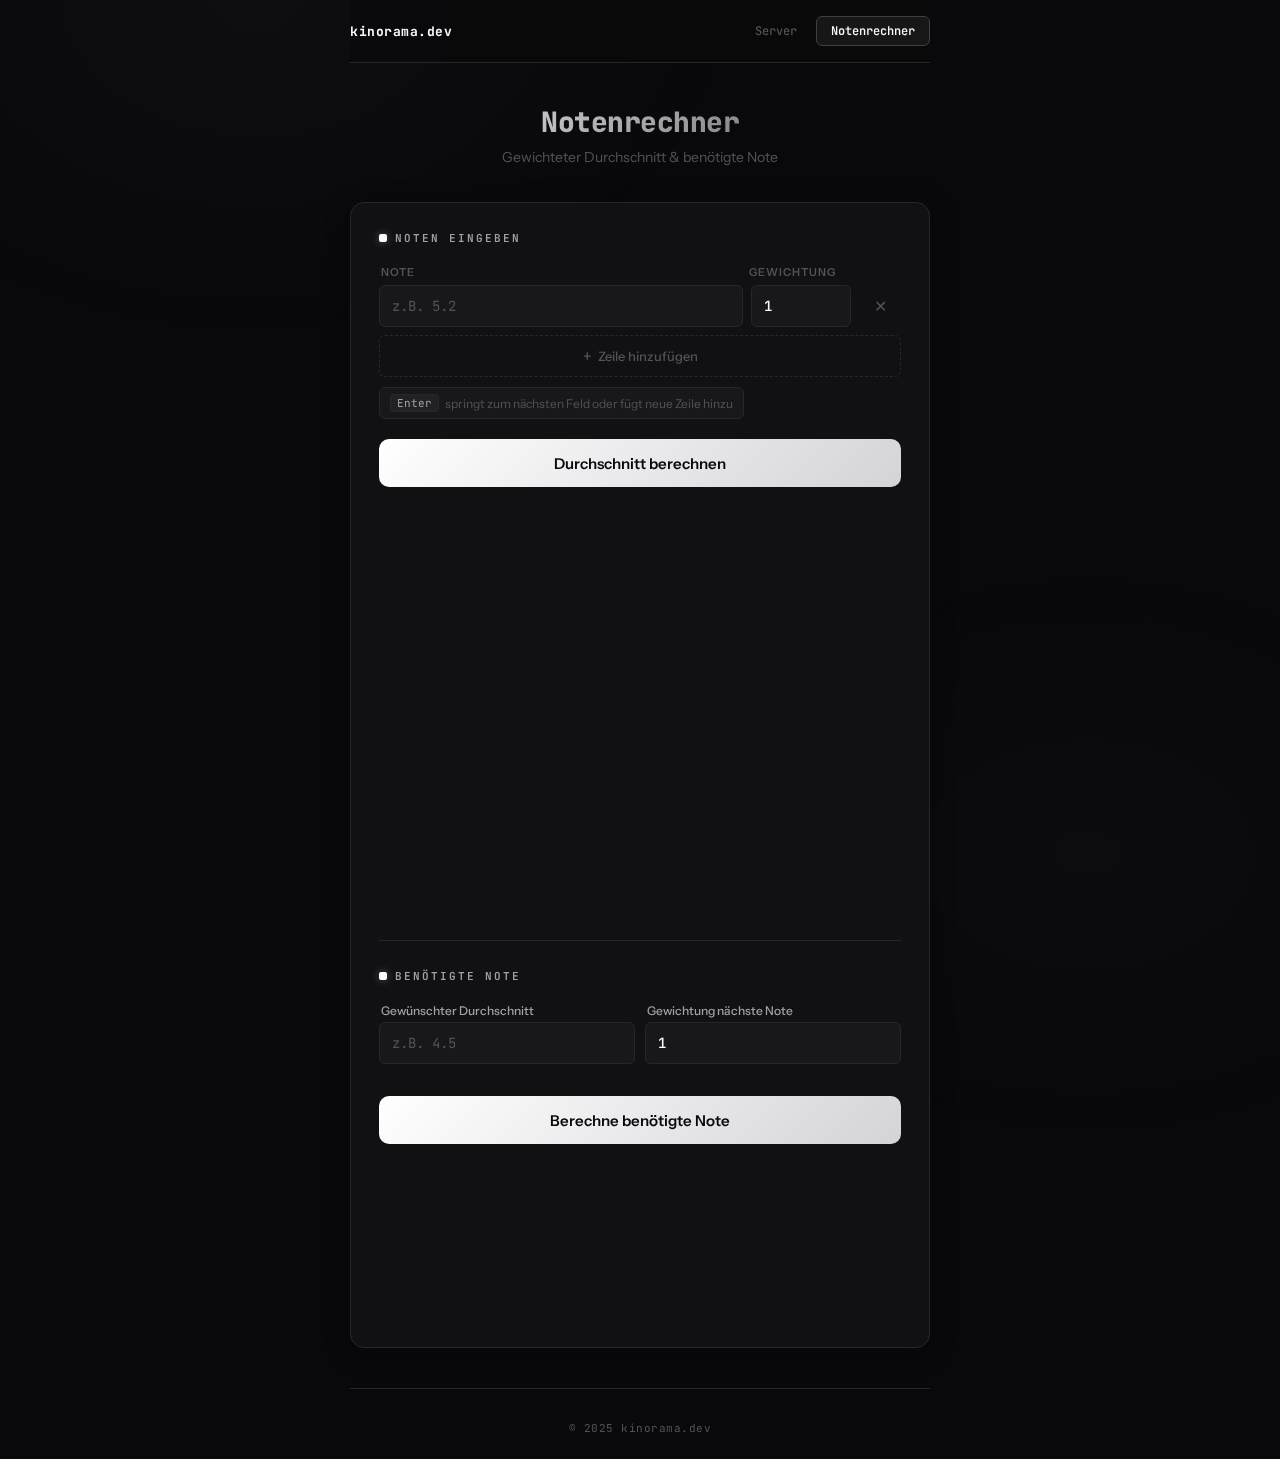
<file: notenrechner.html>
<!DOCTYPE html>
<html lang="de">
<head>
    <meta charset="UTF-8">
    <meta name="viewport" content="width=device-width, initial-scale=1.0">
    <title>kinorama.dev – Notenrechner</title>
    <link rel="shortcut icon" href="http://example.com/favicon.ico" />
    <link href="https://fonts.googleapis.com/css2?family=JetBrains+Mono:wght@400;500;600;700;800&family=Instrument+Sans:wght@400;500;600;700&display=swap" rel="stylesheet">
    <style>
        *, *::before, *::after { box-sizing: border-box; margin: 0; padding: 0; }

        :root {
            --bg: #09090b;
            --bg2: #111113;
            --bg3: #18181b;
            --bg4: #222225;
            --border: #27272a;
            --border-hover: #3f3f46;
            --t1: #fafafa;
            --t2: #a1a1aa;
            --t3: #52525b;
            --accent: #ffffff;
            --accent2: #d4d4d8;
            --accent-glow: rgba(255, 255, 255, 0.06);
            --green: #22c55e;
            --green-dim: rgba(34, 197, 94, 0.1);
            --red: #ef4444;
            --red-dim: rgba(239, 68, 68, 0.1);
            --orange: #f59e0b;
            --orange-dim: rgba(245, 158, 11, 0.1);
            --radius: 10px;
            --radius-sm: 6px;
        }

        html { scroll-behavior: smooth; }

        body {
            font-family: 'Instrument Sans', system-ui, sans-serif;
            background: var(--bg);
            color: var(--t1);
            min-height: 100vh;
            display: flex;
            flex-direction: column;
            align-items: center;
            padding: 0 16px;
            overflow-x: hidden;
        }

        body::before {
            content: '';
            position: fixed;
            top: -40%; left: -20%;
            width: 80vw; height: 80vh;
            background: radial-gradient(ellipse, rgba(255,255,255,0.025) 0%, transparent 70%);
            pointer-events: none; z-index: 0;
        }
        body::after {
            content: '';
            position: fixed;
            bottom: -30%; right: -20%;
            width: 70vw; height: 70vh;
            background: radial-gradient(ellipse, rgba(255,255,255,0.015) 0%, transparent 70%);
            pointer-events: none; z-index: 0;
        }

        nav {
            position: sticky; top: 0; z-index: 100;
            width: 100%; max-width: 580px;
            display: flex; align-items: center; justify-content: space-between;
            padding: 16px 0;
            background: rgba(9,9,11,0.85);
            backdrop-filter: blur(16px); -webkit-backdrop-filter: blur(16px);
            border-bottom: 1px solid var(--border);
        }
        .nav-brand {
            font-family: 'JetBrains Mono', monospace;
            font-size: 13px; font-weight: 700;
            color: var(--t1); letter-spacing: 0.5px;
            text-decoration: none; transition: color 0.2s;
        }
        .nav-brand:hover { color: var(--t2); }
        .nav-links { display: flex; gap: 4px; }
        .nav-link {
            font-family: 'JetBrains Mono', monospace;
            font-size: 12px; font-weight: 500;
            color: var(--t3); text-decoration: none;
            padding: 6px 14px; border-radius: 6px;
            border: 1px solid transparent; transition: all 0.2s;
        }
        .nav-link:hover { color: var(--t1); background: var(--bg3); border-color: var(--border); }
        .nav-link.active { color: var(--t1); background: var(--accent-glow); border-color: var(--border-hover); }

        header {
            position: relative; z-index: 1;
            width: 100%; max-width: 580px;
            padding: 40px 0 12px; text-align: center;
        }
        h1 {
            font-family: 'JetBrains Mono', monospace;
            font-size: 28px; font-weight: 800; letter-spacing: -0.5px;
            background: linear-gradient(135deg, var(--t1) 0%, var(--t3) 100%);
            -webkit-background-clip: text; -webkit-text-fill-color: transparent;
            background-clip: text;
        }
        .subtitle { font-size: 14px; color: var(--t3); margin-top: 8px; }

        .card {
            position: relative; z-index: 1;
            width: 100%; max-width: 580px;
            background: var(--bg2); border: 1px solid var(--border);
            border-radius: 14px; padding: 28px; margin-top: 24px;
            box-shadow: 0 4px 24px rgba(0,0,0,0.4);
        }
        .card-title {
            font-family: 'JetBrains Mono', monospace;
            font-size: 11px; font-weight: 600; color: var(--t2);
            letter-spacing: 2px; text-transform: uppercase;
            margin-bottom: 20px; display: flex; align-items: center; gap: 8px;
        }
        .card-title::before {
            content: ''; display: inline-block; width: 8px; height: 8px;
            border-radius: 2px; background: var(--t1);
            box-shadow: 0 0 8px rgba(255,255,255,0.3);
        }

        .grade-list { display: flex; flex-direction: column; gap: 8px; }
        .grade-row {
            display: grid; grid-template-columns: 1fr 100px 42px; gap: 8px;
            align-items: center; animation: slideIn 0.25s cubic-bezier(.4,0,.2,1);
        }
        @keyframes slideIn { from { opacity:0; transform:translateY(-8px); } to { opacity:1; transform:translateY(0); } }
        .grade-row.removing { animation: slideOut 0.2s cubic-bezier(.4,0,.2,1) forwards; }
        @keyframes slideOut { to { opacity:0; transform:translateY(8px) scale(0.97); } }

        .grade-header {
            display: grid; grid-template-columns: 1fr 100px 42px; gap: 8px;
            margin-bottom: 6px; padding: 0 2px;
        }
        .grade-header span {
            font-size: 11px; font-weight: 600; color: var(--t3);
            letter-spacing: 1px; text-transform: uppercase;
        }

        input[type="number"], input[type="text"] {
            width: 100%; height: 42px;
            background: var(--bg3); border: 1px solid var(--border);
            border-radius: var(--radius-sm); color: var(--t1);
            font-family: 'JetBrains Mono', monospace;
            font-size: 14px; font-weight: 500;
            padding: 0 12px; outline: none; transition: all 0.2s;
        }
        input:focus { border-color: var(--t2); box-shadow: 0 0 0 3px var(--accent-glow); background: var(--bg4); }
        input::placeholder { color: var(--t3); font-weight: 400; }
        input[type="number"]::-webkit-inner-spin-button,
        input[type="number"]::-webkit-outer-spin-button { -webkit-appearance: none; margin: 0; }
        input[type="number"] { -moz-appearance: textfield; }

        .btn-remove {
            width: 42px; height: 42px;
            display: flex; align-items: center; justify-content: center;
            background: transparent; border: 1px solid transparent;
            border-radius: var(--radius-sm); color: var(--t3);
            font-size: 16px; cursor: pointer; transition: all 0.15s;
        }
        .btn-remove:hover { background: var(--red-dim); border-color: rgba(239,68,68,0.25); color: var(--red); }

        .btn-add {
            width: 100%; height: 42px; margin-top: 8px;
            background: transparent; border: 1px dashed var(--border);
            border-radius: var(--radius-sm); color: var(--t3);
            font-family: 'Instrument Sans', sans-serif;
            font-size: 13px; font-weight: 500; cursor: pointer;
            transition: all 0.2s; display: flex; align-items: center;
            justify-content: center; gap: 6px;
        }
        .btn-add:hover { border-color: var(--t2); color: var(--t1); background: var(--accent-glow); }

        .btn-primary {
            width: 100%; height: 48px; margin-top: 20px;
            background: linear-gradient(135deg, #ffffff, #d4d4d8);
            border: none; border-radius: var(--radius);
            color: #09090b; font-family: 'Instrument Sans', sans-serif;
            font-size: 15px; font-weight: 600; cursor: pointer;
            transition: all 0.2s; position: relative; overflow: hidden;
        }
        .btn-primary::after {
            content: ''; position: absolute; inset: 0;
            background: linear-gradient(135deg, transparent, rgba(255,255,255,0.15));
            opacity: 0; transition: opacity 0.2s;
        }
        .btn-primary:hover { transform: translateY(-1px); box-shadow: 0 6px 24px rgba(255,255,255,0.1); }
        .btn-primary:hover::after { opacity: 1; }
        .btn-primary:active { transform: translateY(0); box-shadow: 0 2px 12px rgba(255,255,255,0.05); }

        .result-box {
            margin-top: 20px; padding: 24px;
            background: var(--bg3); border: 1px solid var(--border);
            border-radius: var(--radius); text-align: center;
            opacity: 0; transform: translateY(8px);
            transition: all 0.35s cubic-bezier(.4,0,.2,1);
        }
        .result-box.visible { opacity: 1; transform: translateY(0); }
        .result-label {
            font-size: 12px; font-weight: 600; color: var(--t3);
            letter-spacing: 1.5px; text-transform: uppercase; margin-bottom: 8px;
        }
        .result-value {
            font-family: 'JetBrains Mono', monospace;
            font-size: 48px; font-weight: 800; line-height: 1; transition: color 0.3s;
        }
        .result-bar { height: 6px; border-radius: 99px; background: var(--bg4); margin-top: 16px; overflow: hidden; }
        .result-bar-fill { height: 100%; border-radius: 99px; width: 0%; transition: all 0.6s cubic-bezier(.4,0,.2,1); }
        .result-status { font-size: 13px; color: var(--t2); margin-top: 12px; }
        .result-status .pass { color: var(--green); }
        .result-status .fail { color: var(--red); }
        .result-status .warn { color: var(--orange); }

        .divider { height: 1px; background: var(--border); margin: 28px 0; }

        .needed-section { display: flex; flex-direction: column; gap: 12px; }
        .input-group { display: flex; flex-direction: column; gap: 4px; }
        .input-group label { font-size: 12px; font-weight: 500; color: var(--t2); padding-left: 2px; }
        .input-row { display: grid; grid-template-columns: 1fr 1fr; gap: 10px; }

        .tip {
            display: inline-flex; align-items: center; gap: 6px;
            font-size: 12px; color: var(--t3); margin-top: 10px;
            padding: 6px 10px; background: var(--bg3);
            border-radius: var(--radius-sm); border: 1px solid var(--border);
        }
        .tip kbd {
            display: inline-block; padding: 1px 6px;
            background: var(--bg4); border: 1px solid var(--border);
            border-radius: 3px; font-family: 'JetBrains Mono', monospace;
            font-size: 11px; color: var(--t2);
        }

        .comp-panel {
            margin-top: 20px; padding: 20px;
            background: var(--bg3); border: 1px solid var(--border);
            border-radius: var(--radius);
            opacity: 0; transform: translateY(8px);
            transition: all 0.35s cubic-bezier(.4,0,.2,1);
        }
        .comp-panel.visible { opacity: 1; transform: translateY(0); }
        .comp-header {
            font-family: 'JetBrains Mono', monospace;
            font-size: 11px; font-weight: 600; color: var(--t3);
            letter-spacing: 1.5px; text-transform: uppercase; margin-bottom: 16px;
        }
        .comp-meters { display: grid; grid-template-columns: 1fr 1fr 1fr; gap: 12px; margin-bottom: 16px; }
        .comp-meter {
            text-align: center; padding: 14px 8px;
            border-radius: var(--radius-sm); border: 1px solid var(--border); background: var(--bg2);
        }
        .comp-meter-label { font-size: 10px; font-weight: 600; letter-spacing: 1.5px; text-transform: uppercase; margin-bottom: 6px; }
        .comp-meter-value { font-family: 'JetBrains Mono', monospace; font-size: 28px; font-weight: 800; line-height: 1; }
        .comp-meter-sub { font-size: 11px; color: var(--t3); margin-top: 4px; }
        .comp-meter.plus .comp-meter-label { color: var(--green); }
        .comp-meter.plus .comp-meter-value { color: var(--green); }
        .comp-meter.minus .comp-meter-label { color: var(--red); }
        .comp-meter.minus .comp-meter-value { color: var(--red); }
        .comp-meter.netto .comp-meter-label { color: var(--t2); }

        .comp-breakdown {
            display: flex; flex-direction: column; gap: 6px;
            margin-top: 12px; padding-top: 12px; border-top: 1px solid var(--border);
        }
        .comp-row {
            display: flex; align-items: center; justify-content: space-between;
            padding: 6px 10px; border-radius: var(--radius-sm); font-size: 13px;
        }
        .comp-row-note { font-family: 'JetBrains Mono', monospace; font-weight: 600; }
        .comp-row-pts { font-family: 'JetBrains Mono', monospace; font-weight: 700; font-size: 14px; }
        .comp-row.is-plus { background: var(--green-dim); }
        .comp-row.is-plus .comp-row-pts { color: var(--green); }
        .comp-row.is-minus { background: var(--red-dim); }
        .comp-row.is-minus .comp-row-pts { color: var(--red); }
        .comp-row.is-neutral { background: var(--bg4); }
        .comp-row.is-neutral .comp-row-pts { color: var(--t3); }

        .comp-verdict {
            margin-top: 14px; padding: 10px 14px;
            border-radius: var(--radius-sm); font-size: 13px;
            font-weight: 600; text-align: center;
        }
        .comp-verdict.pass { background: var(--green-dim); border: 1px solid rgba(34,197,94,0.25); color: var(--green); }
        .comp-verdict.fail { background: var(--red-dim); border: 1px solid rgba(239,68,68,0.25); color: var(--red); }
        .comp-verdict.neutral { background: var(--bg4); border: 1px solid var(--border); color: var(--t2); }

        footer {
            position: relative; z-index: 1; width: 100%; max-width: 580px;
            padding: 32px 0 24px;
            font-family: 'JetBrains Mono', monospace;
            font-size: 11px; color: var(--t3); letter-spacing: 0.5px;
            text-align: center; border-top: 1px solid var(--border); margin-top: 40px;
        }

        @media (max-width: 480px) {
            .card { padding: 20px; }
            h1 { font-size: 22px; }
            .result-value { font-size: 36px; }
            .input-row { grid-template-columns: 1fr; }
        }
    </style>
</head>
<body>

    <nav>
        <a href="index.html" class="nav-brand">kinorama.dev</a>
        <div class="nav-links">
            <a href="index.html" class="nav-link">Server</a>
            <a href="notenrechner.html" class="nav-link active">Notenrechner</a>
        </div>
    </nav>

    <header>
        <h1>Notenrechner</h1>
        <p class="subtitle">Gewichteter Durchschnitt & benötigte Note</p>
    </header>

    <div class="card">
        <div class="card-title">Noten eingeben</div>

        <div class="grade-header">
            <span>Note</span>
            <span>Gewichtung</span>
            <span></span>
        </div>

        <div class="grade-list" id="gradeList">
            <div class="grade-row">
                <input type="number" step="0.1" min="1" max="6" placeholder="z.B. 5.2" onkeydown="handleKey(event, this)">
                <input type="number" step="0.1" min="0" value="1" placeholder="1" onkeydown="handleKey(event, this)">
                <button class="btn-remove" onclick="removeRow(this)" title="Entfernen">✕</button>
            </div>
        </div>

        <button class="btn-add" onclick="addRow()">
            <span style="font-size:16px">+</span> Zeile hinzufügen
        </button>

        <div class="tip">
            <kbd>Enter</kbd> springt zum nächsten Feld oder fügt neue Zeile hinzu
        </div>

        <button class="btn-primary" onclick="calculateAverage()">Durchschnitt berechnen</button>

        <div class="result-box" id="avgResult">
            <div class="result-label">Durchschnitt</div>
            <div class="result-value" id="avgValue">–</div>
            <div class="result-bar"><div class="result-bar-fill" id="avgBar"></div></div>
            <div class="result-status" id="avgStatus"></div>
        </div>

        <div class="comp-panel" id="compPanel">
            <div class="comp-header">Kompensation (Doppelkompensation)</div>
            <div class="comp-meters">
                <div class="comp-meter plus">
                    <div class="comp-meter-label">Plus</div>
                    <div class="comp-meter-value" id="compPlus">0</div>
                    <div class="comp-meter-sub">Punkte</div>
                </div>
                <div class="comp-meter minus">
                    <div class="comp-meter-label">Minus</div>
                    <div class="comp-meter-value" id="compMinus">0</div>
                    <div class="comp-meter-sub">×2 gewichtet</div>
                </div>
                <div class="comp-meter netto" id="compNettoMeter">
                    <div class="comp-meter-label">Netto</div>
                    <div class="comp-meter-value" id="compNetto">0</div>
                    <div class="comp-meter-sub">Saldo</div>
                </div>
            </div>
            <div class="comp-breakdown" id="compBreakdown"></div>
            <div class="comp-verdict" id="compVerdict"></div>
        </div>

        <div class="divider"></div>

        <div class="card-title">Benötigte Note</div>

        <div class="needed-section">
            <div class="input-row">
                <div class="input-group">
                    <label>Gewünschter Durchschnitt</label>
                    <input type="number" step="0.1" min="1" max="6" id="desiredAverage" placeholder="z.B. 4.5">
                </div>
                <div class="input-group">
                    <label>Gewichtung nächste Note</label>
                    <input type="number" step="0.1" min="0" id="nextWeight" value="1" placeholder="1">
                </div>
            </div>
            <button class="btn-primary" onclick="calculateNeededGrade()">Berechne benötigte Note</button>
        </div>

        <div class="result-box" id="neededResult">
            <div class="result-label">Benötigte Note</div>
            <div class="result-value" id="neededValue">–</div>
            <div class="result-bar"><div class="result-bar-fill" id="neededBar"></div></div>
            <div class="result-status" id="neededStatus"></div>
        </div>
    </div>

    <footer>&copy; 2025 kinorama.dev</footer>

    <script>
        function addRow() {
            const list = document.getElementById('gradeList');
            const row = document.createElement('div');
            row.className = 'grade-row';
            row.innerHTML = `
                <input type="number" step="0.1" min="1" max="6" placeholder="z.B. 5.2" onkeydown="handleKey(event, this)">
                <input type="number" step="0.1" min="0" value="1" placeholder="1" onkeydown="handleKey(event, this)">
                <button class="btn-remove" onclick="removeRow(this)" title="Entfernen">✕</button>
            `;
            list.appendChild(row);
            row.querySelector('input').focus();
        }

        function removeRow(btn) {
            const row = btn.parentElement;
            const list = document.getElementById('gradeList');
            if (list.children.length <= 1) return;
            row.classList.add('removing');
            setTimeout(() => row.remove(), 200);
        }

        function getGrades() {
            const rows = document.querySelectorAll('#gradeList .grade-row');
            let totalWeight = 0, weightedSum = 0, count = 0;
            rows.forEach(row => {
                const inputs = row.querySelectorAll('input');
                const note = parseFloat(inputs[0].value);
                const weight = parseFloat(inputs[1].value);
                if (!isNaN(note) && !isNaN(weight) && weight > 0) {
                    weightedSum += note * weight;
                    totalWeight += weight;
                    count++;
                }
            });
            return { weightedSum, totalWeight, count };
        }

        function gradeColor(grade) {
            if (grade >= 5.5) return 'var(--green)';
            if (grade >= 4.5) return '#4ade80';
            if (grade >= 4.0) return 'var(--orange)';
            return 'var(--red)';
        }

        function gradeStatus(grade) {
            if (grade >= 5.5) return '<span class="pass">Sehr gut ✓</span>';
            if (grade >= 4.5) return '<span class="pass">Gut ✓</span>';
            if (grade >= 4.0) return '<span class="warn">Genügend – knapp bestanden</span>';
            return '<span class="fail">Ungenügend ✗</span>';
        }

        function showResult(boxId, valueId, barId, statusId, grade, statusHtml) {
            const box = document.getElementById(boxId);
            const val = document.getElementById(valueId);
            const bar = document.getElementById(barId);
            const status = document.getElementById(statusId);
            const color = gradeColor(grade);
            const pct = Math.min(Math.max((grade / 6) * 100, 0), 100);
            val.textContent = grade.toFixed(2);
            val.style.color = color;
            bar.style.width = pct + '%';
            bar.style.background = `linear-gradient(90deg, ${color}88, ${color})`;
            status.innerHTML = statusHtml;
            box.classList.add('visible');
        }

        function calculateAverage() {
            const { weightedSum, totalWeight, count } = getGrades();
            if (count === 0) return;
            const avg = weightedSum / totalWeight;
            showResult('avgResult', 'avgValue', 'avgBar', 'avgStatus', avg,
                `Basierend auf ${count} Note${count !== 1 ? 'n' : ''} · ${gradeStatus(avg)}`
            );
            calculateCompensation();
        }

        function calculateCompensation() {
            const rows = document.querySelectorAll('#gradeList .grade-row');
            const grades = [];
            rows.forEach((row, i) => {
                const inputs = row.querySelectorAll('input');
                const note = parseFloat(inputs[0].value);
                const weight = parseFloat(inputs[1].value);
                if (!isNaN(note) && !isNaN(weight) && weight > 0) {
                    grades.push({ note, weight, index: i + 1 });
                }
            });
            if (grades.length === 0) return;

            let totalPlus = 0, totalMinus = 0;
            const breakdown = [];
            grades.forEach(g => {
                const diff = g.note - 4.0;
                const halfSteps = Math.round(diff / 0.5);
                if (halfSteps > 0) {
                    const pts = halfSteps * g.weight;
                    totalPlus += pts;
                    breakdown.push({ note: g.note.toFixed(1), steps: halfSteps, weight: g.weight, pts, type: 'plus', label: `+${pts % 1 === 0 ? pts.toFixed(0) : pts.toFixed(1)}` });
                } else if (halfSteps < 0) {
                    const raw = Math.abs(halfSteps) * g.weight;
                    const doubled = raw * 2;
                    totalMinus += doubled;
                    breakdown.push({ note: g.note.toFixed(1), steps: halfSteps, weight: g.weight, pts: doubled, type: 'minus', label: `−${doubled % 1 === 0 ? doubled.toFixed(0) : doubled.toFixed(1)}` });
                } else {
                    breakdown.push({ note: g.note.toFixed(1), steps: 0, weight: g.weight, pts: 0, type: 'neutral', label: '±0' });
                }
            });

            const netto = totalPlus - totalMinus;
            document.getElementById('compPlus').textContent = totalPlus % 1 === 0 ? totalPlus.toFixed(0) : totalPlus.toFixed(1);
            document.getElementById('compMinus').textContent = totalMinus % 1 === 0 ? totalMinus.toFixed(0) : totalMinus.toFixed(1);
            const nettoEl = document.getElementById('compNetto');
            const nettoMeter = document.getElementById('compNettoMeter');
            const nettoStr = netto % 1 === 0 ? Math.abs(netto).toFixed(0) : Math.abs(netto).toFixed(1);
            nettoEl.textContent = (netto >= 0 ? '+' : '−') + nettoStr;
            if (netto > 0) {
                nettoEl.style.color = 'var(--green)';
                nettoMeter.querySelector('.comp-meter-label').style.color = 'var(--green)';
            } else if (netto < 0) {
                nettoEl.style.color = 'var(--red)';
                nettoMeter.querySelector('.comp-meter-label').style.color = 'var(--red)';
            } else {
                nettoEl.style.color = 'var(--t2)';
                nettoMeter.querySelector('.comp-meter-label').style.color = 'var(--t2)';
            }

            const bdEl = document.getElementById('compBreakdown');
            bdEl.innerHTML = breakdown.map(b => {
                const cls = b.type === 'plus' ? 'is-plus' : b.type === 'minus' ? 'is-minus' : 'is-neutral';
                const detail = b.type === 'minus'
                    ? `${Math.abs(b.steps)}×0.5 × ${b.weight} × 2`
                    : b.type === 'plus'
                    ? `${b.steps}×0.5 × ${b.weight}`
                    : 'genau 4.0';
                return `<div class="comp-row ${cls}">
                    <span class="comp-row-note">${b.note}</span>
                    <span style="color:var(--t3);font-size:11px">${detail}</span>
                    <span class="comp-row-pts">${b.label}</span>
                </div>`;
            }).join('');

            const verdict = document.getElementById('compVerdict');
            if (netto > 0) {
                verdict.className = 'comp-verdict pass';
                verdict.textContent = `✓ Kompensiert — ${nettoStr} Punkt${nettoStr !== '1' ? 'e' : ''} Überschuss`;
            } else if (netto === 0) {
                verdict.className = 'comp-verdict neutral';
                verdict.textContent = '⚖ Genau ausgeglichen — kein Überschuss';
            } else {
                verdict.className = 'comp-verdict fail';
                verdict.textContent = `✗ Nicht kompensiert — ${nettoStr} Punkt${nettoStr !== '1' ? 'e' : ''} fehlen`;
            }
            document.getElementById('compPanel').classList.add('visible');
        }

        function calculateNeededGrade() {
            const desiredAvg = parseFloat(document.getElementById('desiredAverage').value);
            const nextWeight = parseFloat(document.getElementById('nextWeight').value);
            if (isNaN(desiredAvg) || isNaN(nextWeight) || nextWeight <= 0) return;
            const { weightedSum, totalWeight } = getGrades();
            const needed = ((desiredAvg * (totalWeight + nextWeight)) - weightedSum) / nextWeight;
            let statusHtml;
            if (needed > 6) {
                statusHtml = '<span class="fail">Nicht erreichbar – Note müsste über 6.0 sein</span>';
            } else if (needed < 1) {
                statusHtml = '<span class="pass">Bereits erreicht – jede Note reicht</span>';
            } else {
                statusHtml = `Für Ø ${desiredAvg.toFixed(1)} · ${gradeStatus(needed)}`;
            }
            const display = Math.min(Math.max(needed, 1), 6);
            showResult('neededResult', 'neededValue', 'neededBar', 'neededStatus', display, statusHtml);
            if (needed > 6) {
                document.getElementById('neededValue').textContent = needed.toFixed(2);
                document.getElementById('neededValue').style.color = 'var(--red)';
            }
        }

        function handleKey(e, input) {
            if (e.key === 'Enter') {
                e.preventDefault();
                const allInputs = Array.from(document.querySelectorAll('#gradeList input[type="number"]'));
                const idx = allInputs.indexOf(input);
                if (idx === allInputs.length - 1) {
                    addRow();
                    setTimeout(() => {
                        const updated = document.querySelectorAll('#gradeList input[type="number"]');
                        updated[updated.length - 2]?.focus();
                    }, 50);
                } else {
                    allInputs[idx + 1]?.focus();
                }
            }
        }

        document.addEventListener('input', (e) => {
            if (e.target.closest('#gradeList')) {
                const { count } = getGrades();
                if (count > 0) calculateAverage();
            }
        });
    </script>
</body>
</html>
</file>
